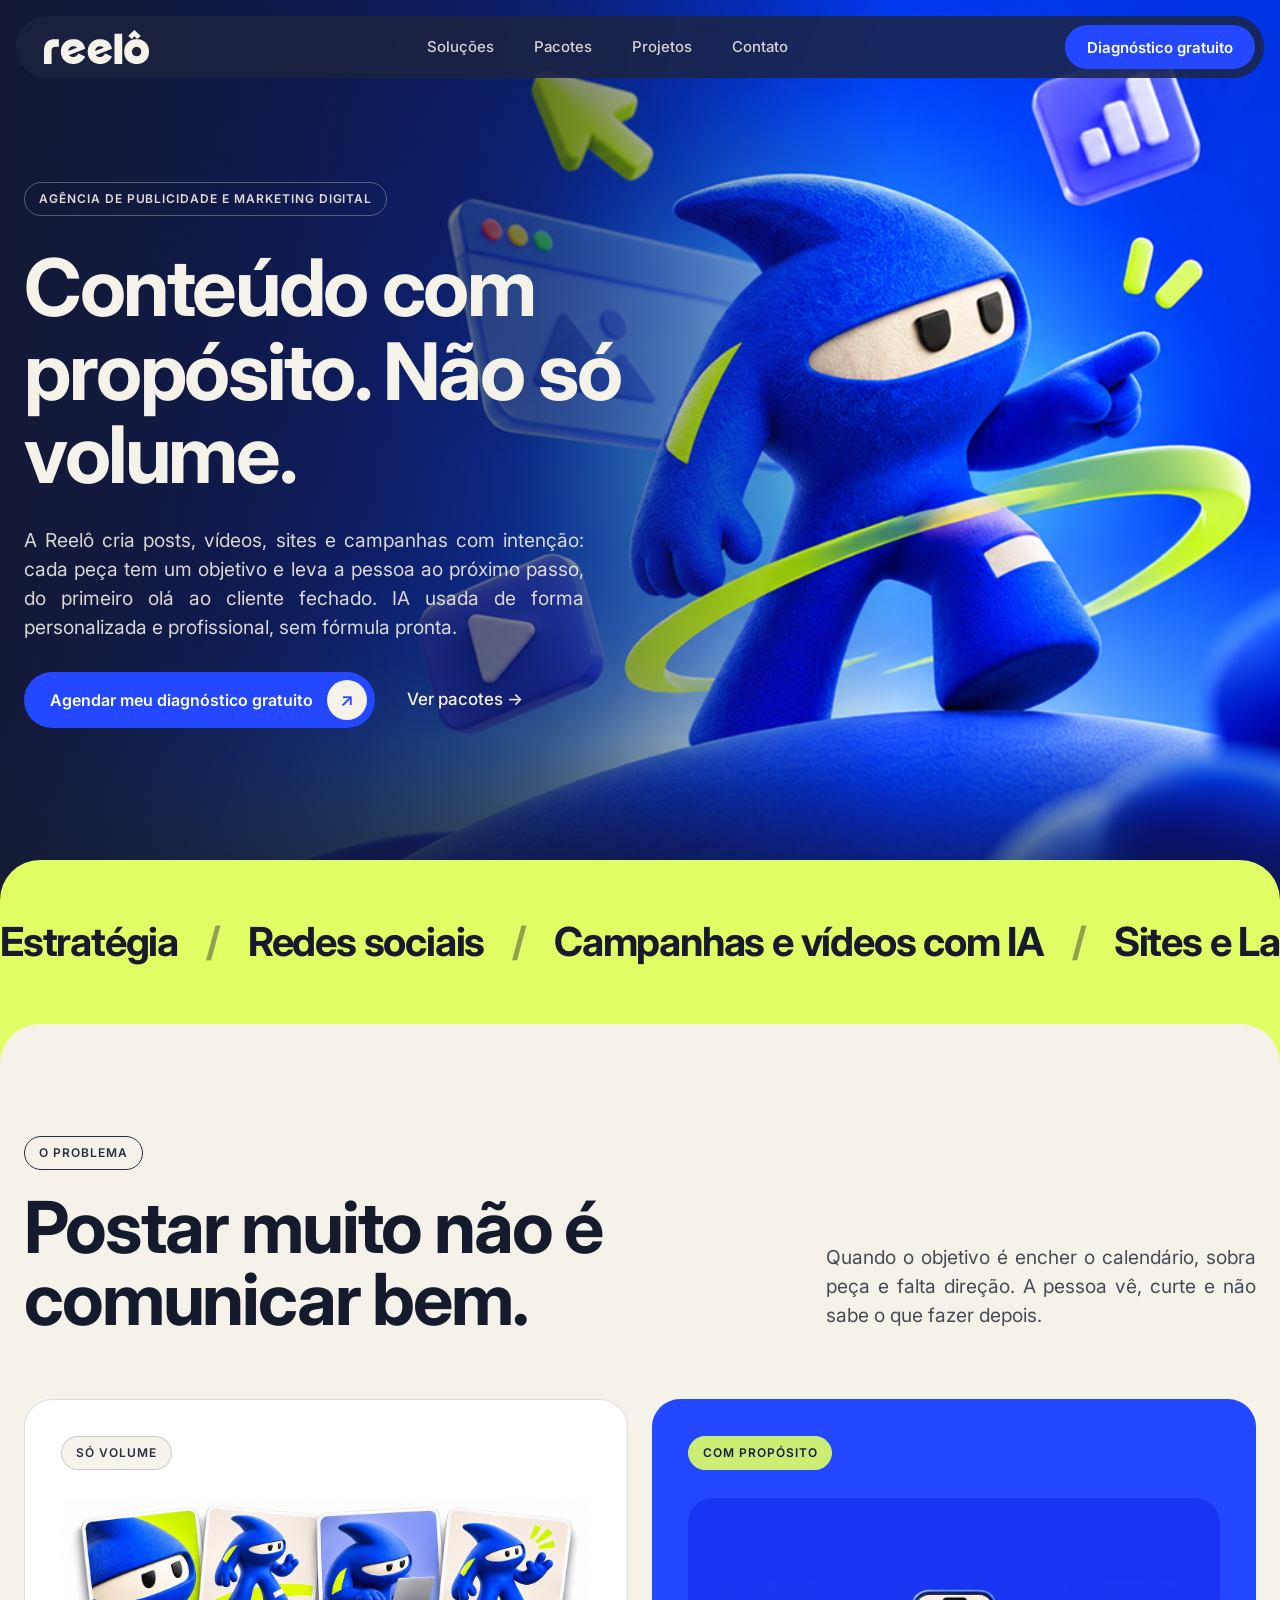
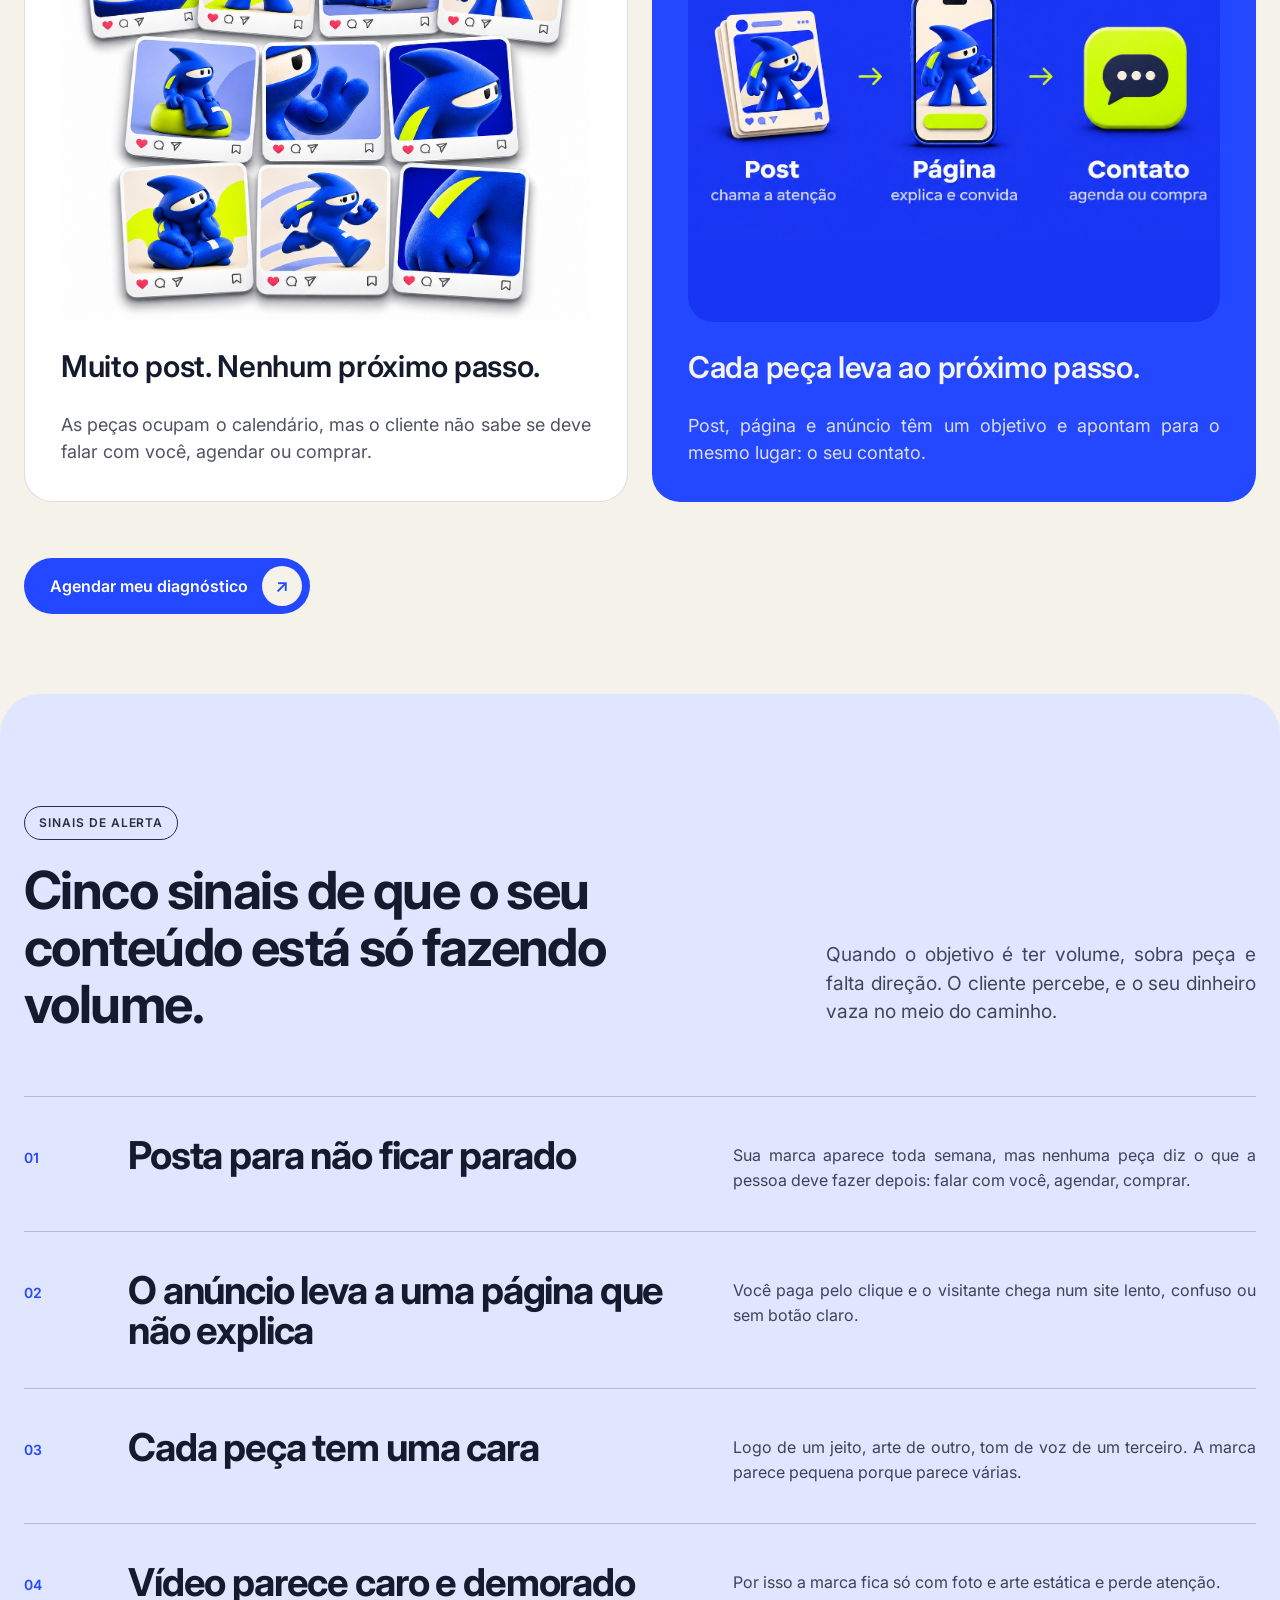
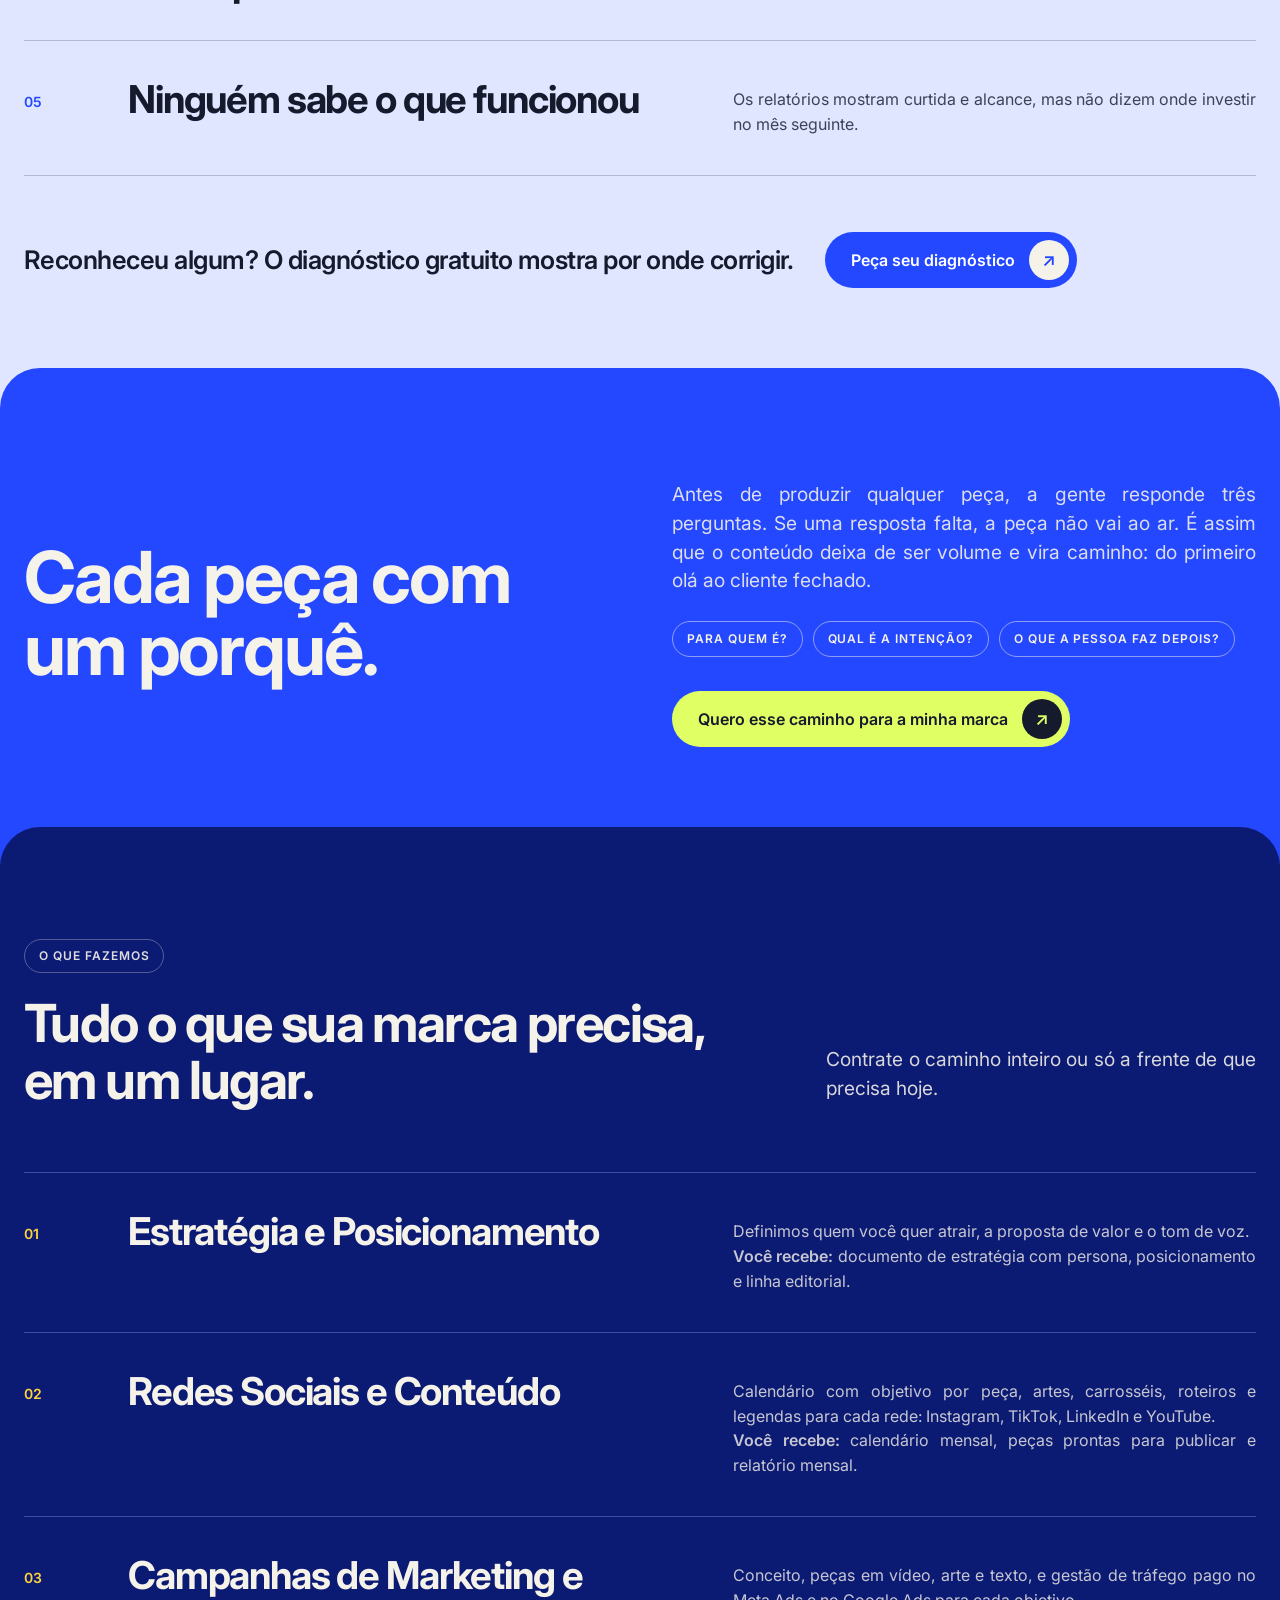
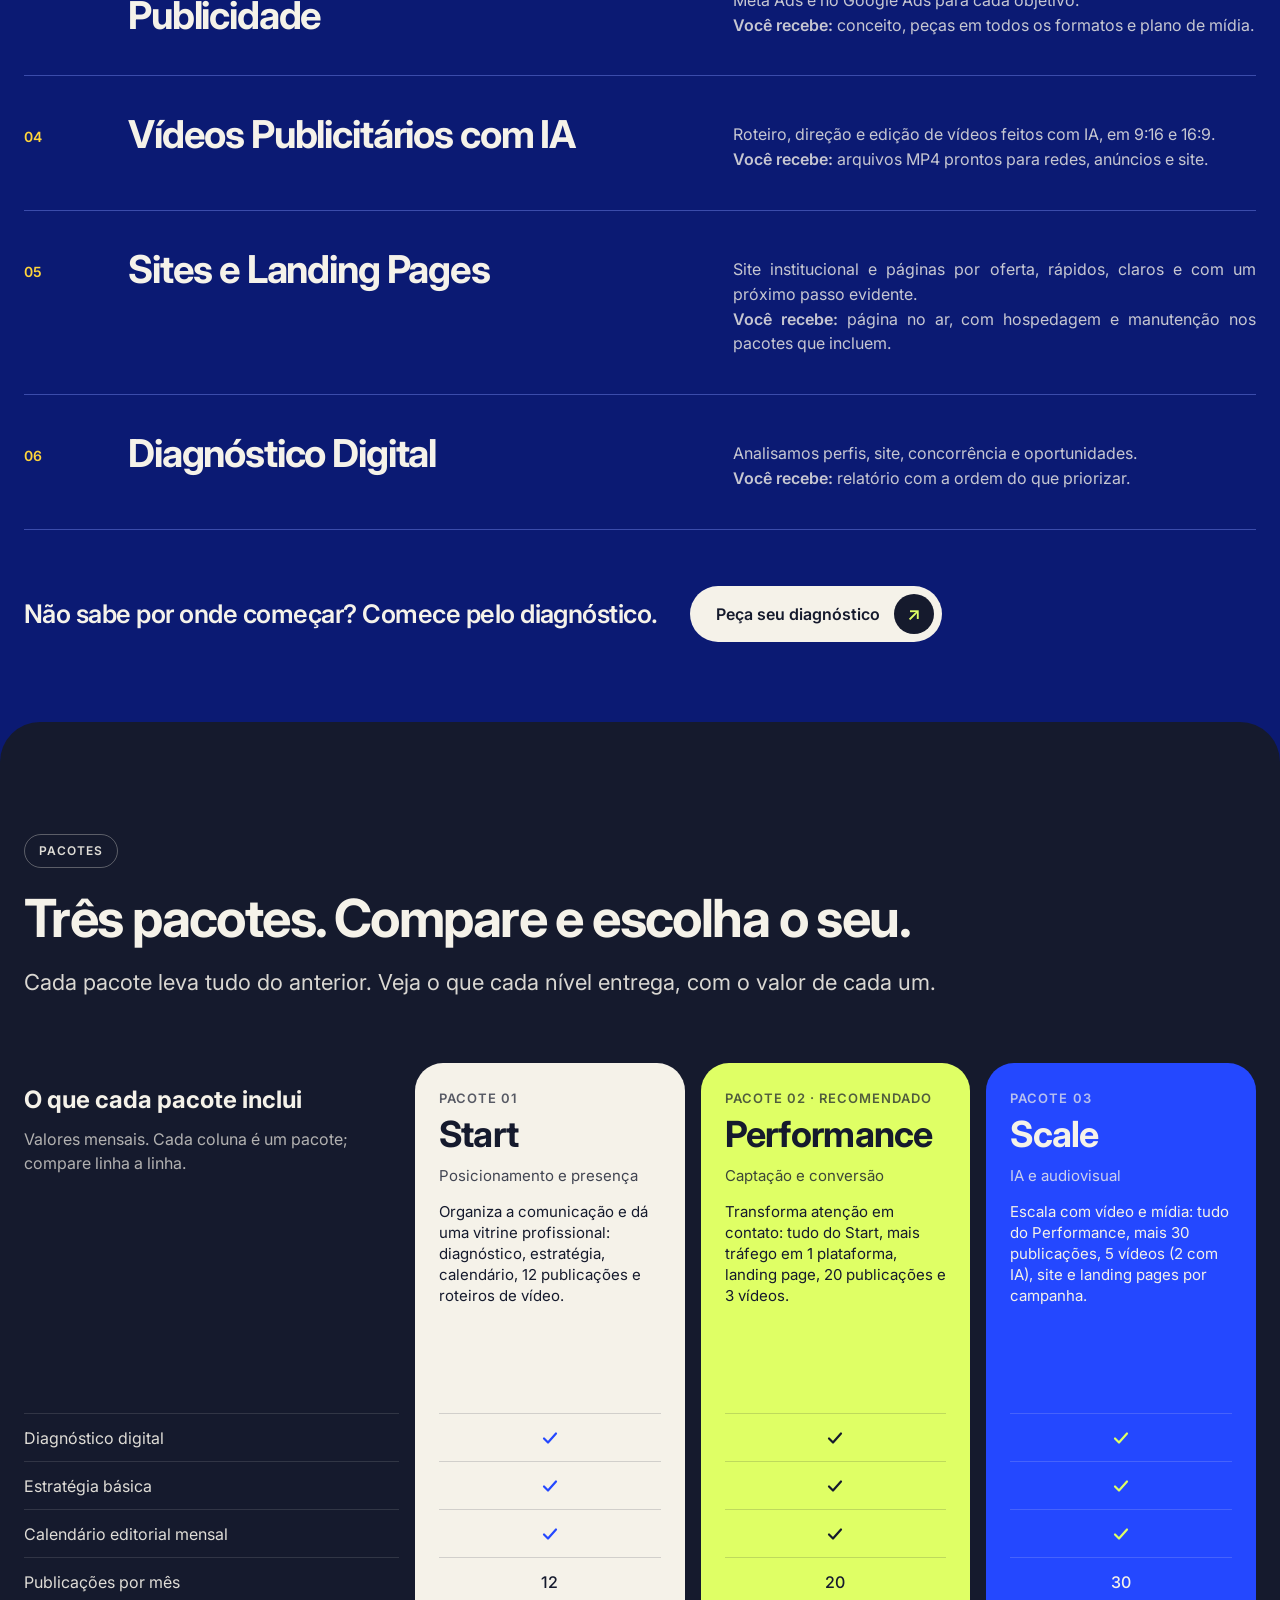
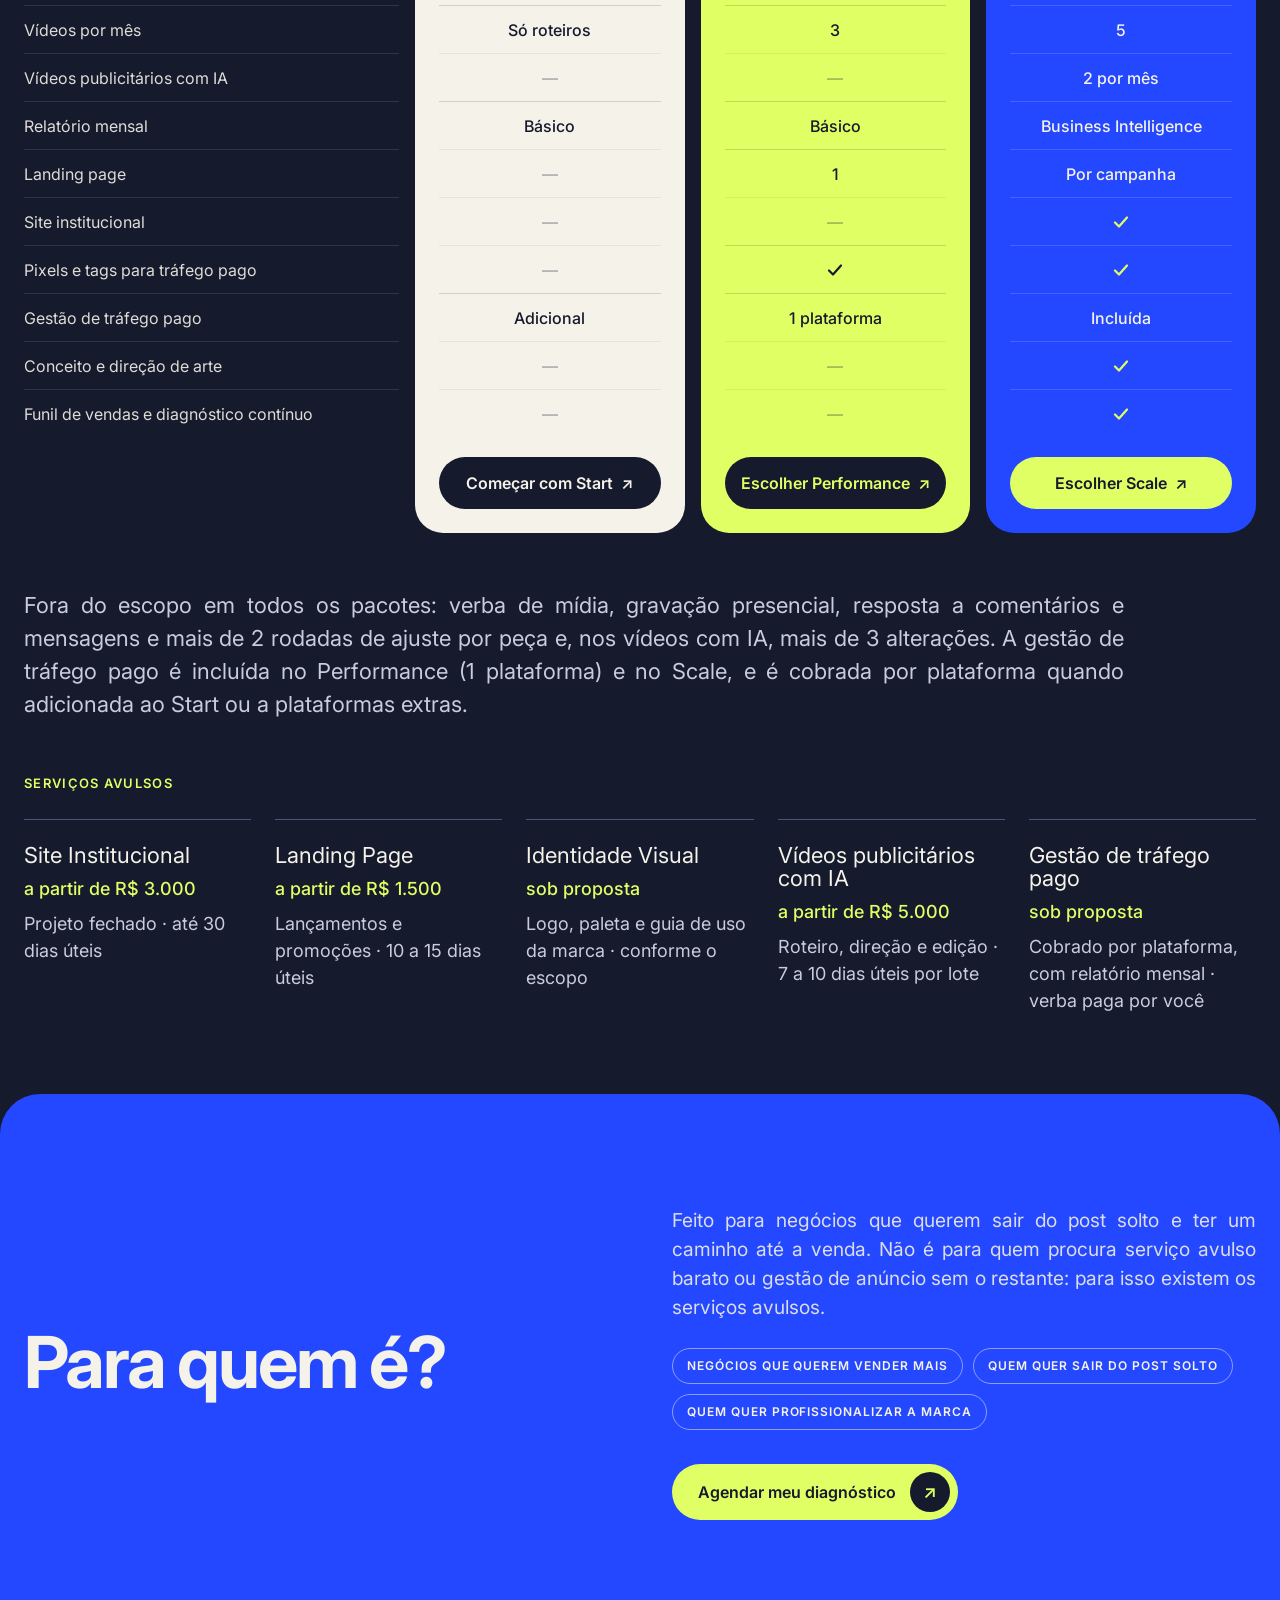
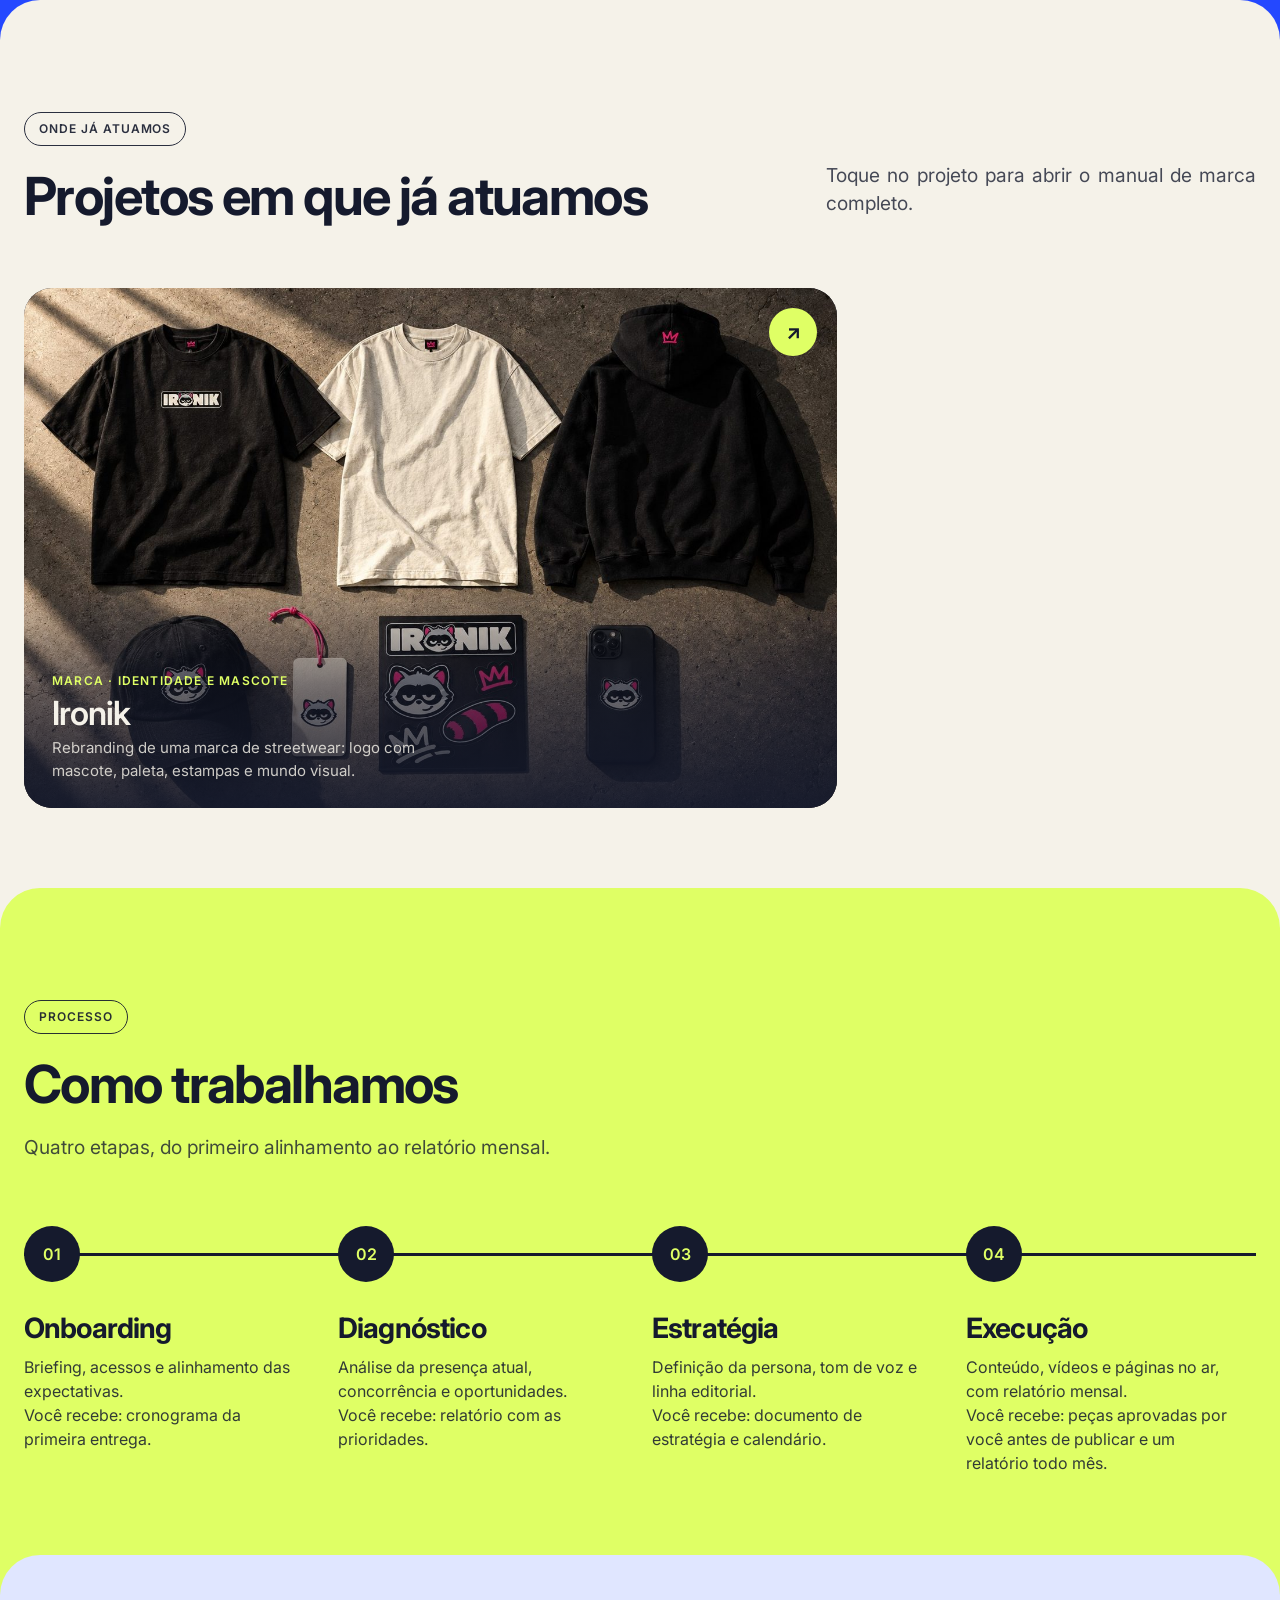
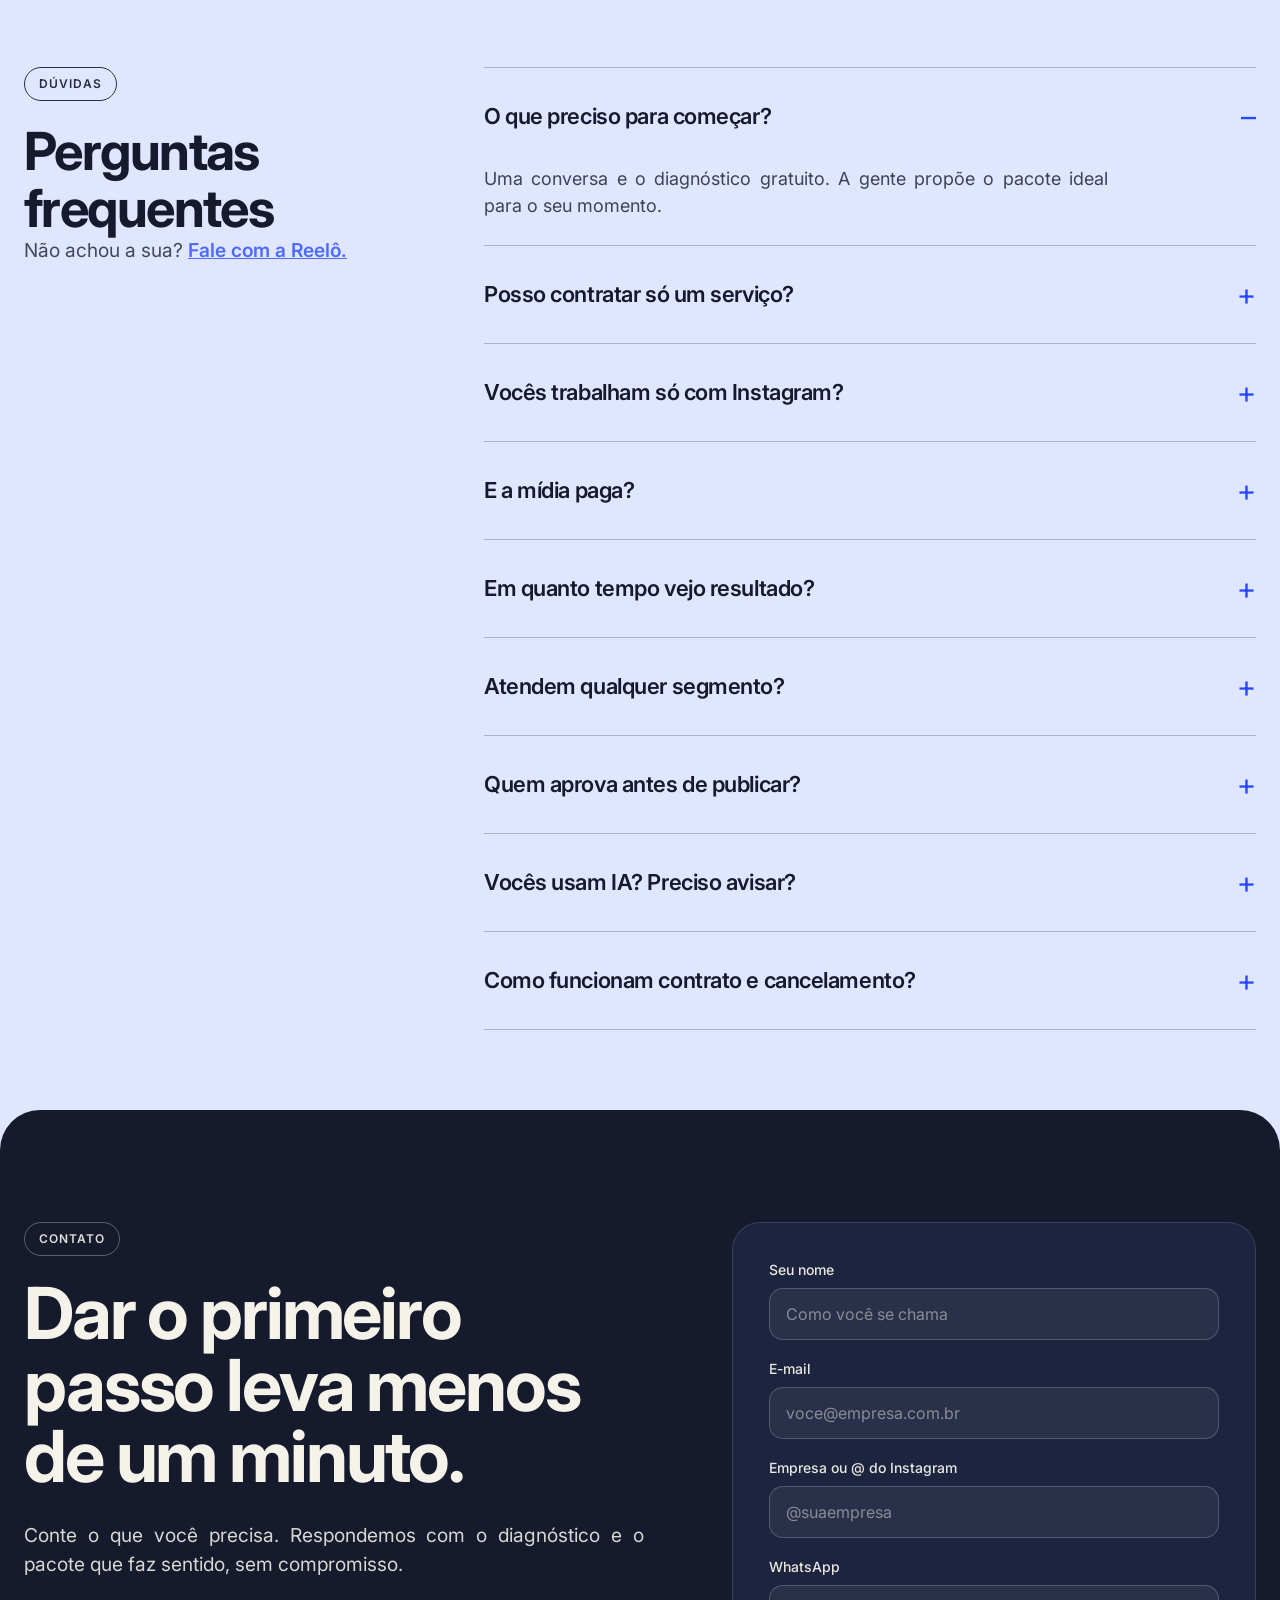
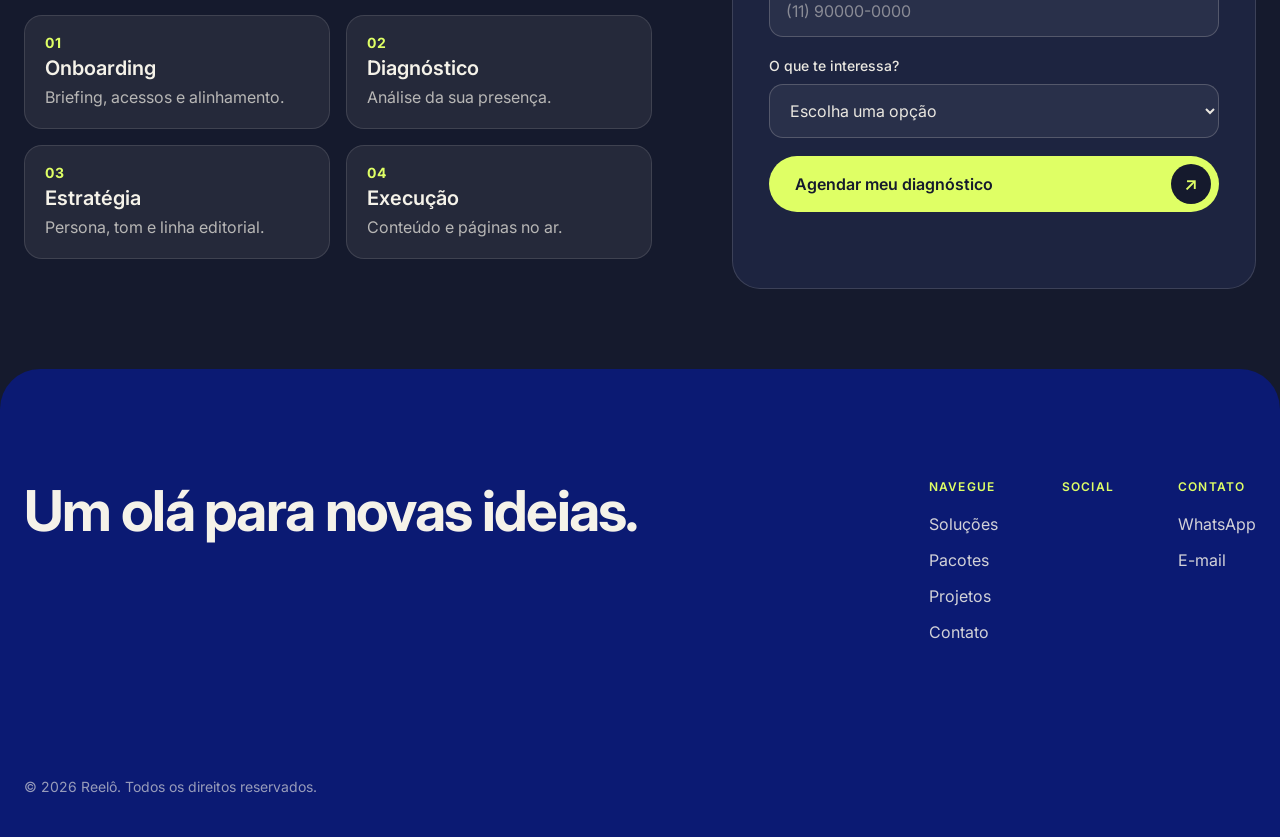
<file: index.html>
<!doctype html>
<html lang="pt-BR">
<head>
<meta charset="utf-8">
<meta name="viewport" content="width=device-width, initial-scale=1">
<title>Reelô · Conteúdo com propósito, do primeiro olá ao cliente</title>
<meta name="description" content="A Reelô é uma agência de publicidade e marketing digital: estratégia, redes sociais, campanhas, vídeos com IA, sites e landing pages, com propósito em cada peça.">
<meta name="robots" content="noindex, nofollow"><!-- remover quando contatos e textos estiverem aprovados -->
<meta property="og:title" content="Reelô · Conteúdo com propósito. Não só volume.">
<meta property="og:description" content="Estratégia, redes sociais, campanhas, vídeos com IA, sites e landing pages. Cada peça com um objetivo.">
<meta property="og:type" content="website">
<meta property="og:image" content="assets/hero.png">
<meta name="theme-color" content="#151A2D">
<link rel="icon" href="assets/favicon.svg" type="image/svg+xml">
<link rel="preconnect" href="https://fonts.googleapis.com">
<link rel="preconnect" href="https://fonts.gstatic.com" crossorigin>
<link href="https://fonts.googleapis.com/css2?family=Inter:wght@400;500;600;700;800&display=swap" rel="stylesheet">
<link rel="stylesheet" href="style.css">
<link rel="stylesheet" href="projetos.css">
<link rel="stylesheet" href="projetos.css">
<link rel="stylesheet" href="projetos.css">
<link rel="stylesheet" href="projetos.css">
</head>
<body>

<header class="nav" id="topo">
  <a class="nav__logo" href="#topo" aria-label="Reelô, início"><img src="assets/logo.svg" alt="Reelô" width="104" height="34"></a>
  <nav class="nav__links" aria-label="Principal">
    <a href="#solucoes">Soluções</a><a href="#pacotes">Pacotes</a><a href="#projetos">Projetos</a><a href="#contato">Contato</a>
  </nav>
  <a class="btn btn--azul nav__cta" href="#contato">Diagnóstico gratuito</a>
  <button class="burger" id="burger" aria-label="Abrir menu" aria-expanded="false" aria-controls="menu"><span></span><span></span><span></span></button>
</header>

<div class="menu" id="menu" hidden>
  <nav aria-label="Menu">
    <a href="#solucoes"><i>01</i>Soluções<b>→</b></a>
    <a href="#pacotes"><i>02</i>Pacotes<b>→</b></a>
    <a href="#projetos"><i>03</i>Projetos<b>→</b></a>
    <a href="#contato"><i>04</i>Contato<b>→</b></a>
  </nav>
  <a class="btn btn--azul btn--full" href="#contato">Agendar meu diagnóstico gratuito <span class="btn__c">↗</span></a>
  <p>Um olá para novas ideias.</p>
</div>

<main>
<!-- 01 HERO -->
<section class="hero sec sec--ink">
  <div class="wrap hero__in">
    <div class="hero__txt">
      <span class="tag tag--claro">Agência de publicidade e marketing digital</span>
      <h1>Conteúdo com propósito. Não só volume.</h1>
      <p class="lead">A Reelô cria posts, vídeos, sites e campanhas com intenção: cada peça tem um objetivo e leva a pessoa ao próximo passo, do primeiro olá ao cliente fechado. IA usada de forma personalizada e profissional, sem fórmula pronta.</p>
      <div class="hero__cta">
        <a class="btn btn--azul" href="#contato">Agendar meu diagnóstico gratuito <span class="btn__c">↗</span></a>
        <a class="link-seta" href="#pacotes">Ver pacotes →</a>
      </div>
    </div>
    <img class="hero__img" src="assets/hero.png" alt="Mascote ninja azul da Reelô apontando o caminho, cercado por ícones de página, gráfico e vídeo" width="1312" height="738">
  </div>
</section>

<!-- 02 FAIXA -->
<div class="faixa" aria-hidden="true">
  <div class="faixa__trilho">
    <span>Estratégia</span><span>/</span><span>Redes sociais</span><span>/</span><span>Campanhas e vídeos com IA</span><span>/</span><span>Sites e Landing Pages</span><span>/</span><span>Diagnóstico digital</span><span>/</span>
    <span>Estratégia</span><span>/</span><span>Redes sociais</span><span>/</span><span>Campanhas e vídeos com IA</span><span>/</span><span>Sites e Landing Pages</span><span>/</span><span>Diagnóstico digital</span><span>/</span>
  </div>
</div>

<!-- 03 DOR -->
<section class="sec sec--creme">
  <div class="wrap">
    <header class="cab cab--lado">
      <div><span class="tag">O problema</span><h2 class="h-grande">Postar muito não é comunicar bem.</h2></div>
      <p class="lead lead--ink">Quando o objetivo é encher o calendário, sobra peça e falta direção. A pessoa vê, curte e não sabe o que fazer depois.</p>
    </header>
    <div class="comp">
      <article class="painel painel--claro">
        <span class="tag tag--mini">Só volume</span>
        <img class="dor__img" src="assets/dor/so-volume.jpg" width="571" height="455" alt="Grade de posts do mascote, todos soltos, sem um próximo passo" loading="lazy">
        <h3>Muito post. Nenhum próximo passo.</h3>
        <p>As peças ocupam o calendário, mas o cliente não sabe se deve falar com você, agendar ou comprar.</p>
      </article>
      <article class="painel painel--azul">
        <span class="tag tag--cha">Com propósito</span>
        <div class="dor__caminho"><div class="dor__crop"><img src="assets/dor/com-proposito.jpg" width="1405" height="1119" alt="Do post à página e ao contato: o post chama a atenção, a página explica e convida, o contato agenda ou compra" loading="lazy"></div></div>
        <h3>Cada peça leva ao próximo passo.</h3>
        <p>Post, página e anúncio têm um objetivo e apontam para o mesmo lugar: o seu contato.</p>
      </article>
    </div>
    <a class="btn btn--azul" href="#contato">Agendar meu diagnóstico <span class="btn__c">↗</span></a>
  </div>
</section>

<!-- 03b SINAIS -->
<section class="sec sec--nevoa">
  <div class="wrap">
    <header class="cab cab--lado">
      <div><span class="tag">Sinais de alerta</span><h2>Cinco sinais de que o seu conteúdo está só fazendo volume.</h2></div>
      <p class="lead lead--ink">Quando o objetivo é ter volume, sobra peça e falta direção. O cliente percebe, e o seu dinheiro vaza no meio do caminho.</p>
    </header>
    <ol class="lista lista--clara">
      <li><i>01</i><h3>Posta para não ficar parado</h3><p>Sua marca aparece toda semana, mas nenhuma peça diz o que a pessoa deve fazer depois: falar com você, agendar, comprar.</p></li>
      <li><i>02</i><h3>O anúncio leva a uma página que não explica</h3><p>Você paga pelo clique e o visitante chega num site lento, confuso ou sem botão claro.</p></li>
      <li><i>03</i><h3>Cada peça tem uma cara</h3><p>Logo de um jeito, arte de outro, tom de voz de um terceiro. A marca parece pequena porque parece várias.</p></li>
      <li><i>04</i><h3>Vídeo parece caro e demorado</h3><p>Por isso a marca fica só com foto e arte estática e perde atenção.</p></li>
      <li><i>05</i><h3>Ninguém sabe o que funcionou</h3><p>Os relatórios mostram curtida e alcance, mas não dizem onde investir no mês seguinte.</p></li>
    </ol>
    <div class="cta-linha"><p>Reconheceu algum? O diagnóstico gratuito mostra por onde corrigir.</p><a class="btn btn--azul" href="#contato">Peça seu diagnóstico <span class="btn__c">↗</span></a></div>
  </div>
</section>

<!-- 03c PROPÓSITO -->
<section class="sec sec--azul">
  <div class="wrap duas">
    <h2 class="h-grande">Cada peça com um porquê.</h2>
    <div>
      <p class="lead">Antes de produzir qualquer peça, a gente responde três perguntas. Se uma resposta falta, a peça não vai ao ar. É assim que o conteúdo deixa de ser volume e vira caminho: do primeiro olá ao cliente fechado.</p>
      <ul class="chips"><li>Para quem é?</li><li>Qual é a intenção?</li><li>O que a pessoa faz depois?</li></ul>
      <a class="btn btn--cha" href="#contato">Quero esse caminho para a minha marca <span class="btn__c btn__c--ink">↗</span></a>
    </div>
  </div>
</section>

<!-- 04 SOLUÇÕES -->
<section class="sec sec--profundo" id="solucoes">
  <div class="wrap">
    <header class="cab cab--lado">
      <div><span class="tag tag--claro">O que fazemos</span><h2>Tudo o que sua marca precisa, em um lugar.</h2></div>
      <p class="lead">Contrate o caminho inteiro ou só a frente de que precisa hoje.</p>
    </header>
    <ol class="lista lista--escura">
      <li><i>01</i><h3>Estratégia e Posicionamento</h3><p>Definimos quem você quer atrair, a proposta de valor e o tom de voz.<br><b>Você recebe:</b> documento de estratégia com persona, posicionamento e linha editorial.</p></li>
      <li><i>02</i><h3>Redes Sociais e Conteúdo</h3><p>Calendário com objetivo por peça, artes, carrosséis, roteiros e legendas para cada rede: Instagram, TikTok, LinkedIn e YouTube.<br><b>Você recebe:</b> calendário mensal, peças prontas para publicar e relatório mensal.</p></li>
      <li><i>03</i><h3>Campanhas de Marketing e Publicidade</h3><p>Conceito, peças em vídeo, arte e texto, e gestão de tráfego pago no Meta Ads e no Google Ads para cada objetivo.<br><b>Você recebe:</b> conceito, peças em todos os formatos e plano de mídia.</p></li>
      <li><i>04</i><h3>Vídeos Publicitários com IA</h3><p>Roteiro, direção e edição de vídeos feitos com IA, em 9:16 e 16:9.<br><b>Você recebe:</b> arquivos MP4 prontos para redes, anúncios e site.</p></li>
      <li><i>05</i><h3>Sites e Landing Pages</h3><p>Site institucional e páginas por oferta, rápidos, claros e com um próximo passo evidente.<br><b>Você recebe:</b> página no ar, com hospedagem e manutenção nos pacotes que incluem.</p></li>
      <li><i>06</i><h3>Diagnóstico Digital</h3><p>Analisamos perfis, site, concorrência e oportunidades.<br><b>Você recebe:</b> relatório com a ordem do que priorizar.</p></li>
    </ol>
    <div class="cta-linha"><p>Não sabe por onde começar? Comece pelo diagnóstico.</p><a class="btn btn--creme" href="#contato">Peça seu diagnóstico <span class="btn__c btn__c--ink">↗</span></a></div>
  </div>
</section>

<!-- 05 PACOTES E COMPARATIVO -->
<section class="sec sec--ink" id="pacotes">
  <div class="wrap">
    <header class="cab"><span class="tag tag--claro">Pacotes</span><h2>Três pacotes. Compare e escolha o seu.</h2><p class="lead">Cada pacote leva tudo do anterior. Veja o que cada nível entrega, com o valor de cada um.</p></header>
    <div class="pcs">
      <div class="pcs__lab"><div class="pcs__labtop"><h3>O que cada pacote inclui</h3><p>Valores mensais. Cada coluna é um pacote; compare linha a linha.</p></div><ul><li>Diagnóstico digital</li><li>Estratégia básica</li><li>Calendário editorial mensal</li><li>Publicações por mês</li><li>Vídeos por mês</li><li>Vídeos publicitários com IA</li><li>Relatório mensal</li><li>Landing page</li><li>Site institucional</li><li>Pixels e tags para tráfego pago</li><li>Gestão de tráfego pago</li><li>Conceito e direção de arte</li><li>Funil de vendas e diagnóstico contínuo</li></ul></div>
      <article class="pc pc--start">
        <div class="pc__top"><small class="pc__eb">Pacote 01</small><h3>Start</h3><p class="pc__sub">Posicionamento e presença</p>
          <p class="pc__desc">Organiza a comunicação e dá uma vitrine profissional: diagnóstico, estratégia, calendário, 12 publicações e roteiros de vídeo.</p></div>
        <ul class="pc__rows"><li class="c c--ok" data-l="Diagnóstico digital"><img src="assets/pacotes/check-start.svg" width="20" height="20" alt="Incluído"></li><li class="c c--ok" data-l="Estratégia básica"><img src="assets/pacotes/check-start.svg" width="20" height="20" alt="Incluído"></li><li class="c c--ok" data-l="Calendário editorial mensal"><img src="assets/pacotes/check-start.svg" width="20" height="20" alt="Incluído"></li><li class="c" data-l="Publicações por mês">12</li><li class="c" data-l="Vídeos por mês">Só roteiros</li><li class="c c--no" data-l="Vídeos publicitários com IA"><span aria-label="Não incluído">—</span></li><li class="c" data-l="Relatório mensal">Básico</li><li class="c c--no" data-l="Landing page"><span aria-label="Não incluído">—</span></li><li class="c c--no" data-l="Site institucional"><span aria-label="Não incluído">—</span></li><li class="c c--no" data-l="Pixels e tags para tráfego pago"><span aria-label="Não incluído">—</span></li><li class="c" data-l="Gestão de tráfego pago">Adicional</li><li class="c c--no" data-l="Conceito e direção de arte"><span aria-label="Não incluído">—</span></li><li class="c c--no" data-l="Funil de vendas e diagnóstico contínuo"><span aria-label="Não incluído">—</span></li></ul>
        <a class="pc__btn" href="#contato">Começar com Start <span aria-hidden="true">↗</span></a>
      </article>
      <article class="pc pc--perf">
        <div class="pc__top"><small class="pc__eb">Pacote 02 · Recomendado</small><h3>Performance</h3><p class="pc__sub">Captação e conversão</p>
          <p class="pc__desc">Transforma atenção em contato: tudo do Start, mais tráfego em 1 plataforma, landing page, 20 publicações e 3 vídeos.</p></div>
        <ul class="pc__rows"><li class="c c--ok" data-l="Diagnóstico digital"><img src="assets/pacotes/check-perf.svg" width="20" height="20" alt="Incluído"></li><li class="c c--ok" data-l="Estratégia básica"><img src="assets/pacotes/check-perf.svg" width="20" height="20" alt="Incluído"></li><li class="c c--ok" data-l="Calendário editorial mensal"><img src="assets/pacotes/check-perf.svg" width="20" height="20" alt="Incluído"></li><li class="c" data-l="Publicações por mês">20</li><li class="c" data-l="Vídeos por mês">3</li><li class="c c--no" data-l="Vídeos publicitários com IA"><span aria-label="Não incluído">—</span></li><li class="c" data-l="Relatório mensal">Básico</li><li class="c" data-l="Landing page">1</li><li class="c c--no" data-l="Site institucional"><span aria-label="Não incluído">—</span></li><li class="c c--ok" data-l="Pixels e tags para tráfego pago"><img src="assets/pacotes/check-perf.svg" width="20" height="20" alt="Incluído"></li><li class="c" data-l="Gestão de tráfego pago">1 plataforma</li><li class="c c--no" data-l="Conceito e direção de arte"><span aria-label="Não incluído">—</span></li><li class="c c--no" data-l="Funil de vendas e diagnóstico contínuo"><span aria-label="Não incluído">—</span></li></ul>
        <a class="pc__btn" href="#contato">Escolher Performance <span aria-hidden="true">↗</span></a>
      </article>
      <article class="pc pc--scale">
        <div class="pc__top"><small class="pc__eb">Pacote 03</small><h3>Scale</h3><p class="pc__sub">IA e audiovisual</p>
          <p class="pc__desc">Escala com vídeo e mídia: tudo do Performance, mais 30 publicações, 5 vídeos (2 com IA), site e landing pages por campanha.</p></div>
        <ul class="pc__rows"><li class="c c--ok" data-l="Diagnóstico digital"><img src="assets/pacotes/check-scale.svg" width="20" height="20" alt="Incluído"></li><li class="c c--ok" data-l="Estratégia básica"><img src="assets/pacotes/check-scale.svg" width="20" height="20" alt="Incluído"></li><li class="c c--ok" data-l="Calendário editorial mensal"><img src="assets/pacotes/check-scale.svg" width="20" height="20" alt="Incluído"></li><li class="c" data-l="Publicações por mês">30</li><li class="c" data-l="Vídeos por mês">5</li><li class="c" data-l="Vídeos publicitários com IA">2 por mês</li><li class="c" data-l="Relatório mensal">Business Intelligence</li><li class="c" data-l="Landing page">Por campanha</li><li class="c c--ok" data-l="Site institucional"><img src="assets/pacotes/check-scale.svg" width="20" height="20" alt="Incluído"></li><li class="c c--ok" data-l="Pixels e tags para tráfego pago"><img src="assets/pacotes/check-scale.svg" width="20" height="20" alt="Incluído"></li><li class="c" data-l="Gestão de tráfego pago">Incluída</li><li class="c c--ok" data-l="Conceito e direção de arte"><img src="assets/pacotes/check-scale.svg" width="20" height="20" alt="Incluído"></li><li class="c c--ok" data-l="Funil de vendas e diagnóstico contínuo"><img src="assets/pacotes/check-scale.svg" width="20" height="20" alt="Incluído"></li></ul>
        <a class="pc__btn" href="#contato">Escolher Scale <span aria-hidden="true">↗</span></a>
      </article>
    </div>
    <p class="nota">Fora do escopo em todos os pacotes: verba de mídia, gravação presencial, resposta a comentários e mensagens e mais de 2 rodadas de ajuste por peça e, nos vídeos com IA, mais de 3 alterações. A gestão de tráfego pago é incluída no Performance (1 plataforma) e no Scale, e é cobrada por plataforma quando adicionada ao Start ou a plataformas extras.</p>
    <h3 class="avulsos__t">Serviços avulsos</h3>
    <div class="avulsos">
      <div><h4>Site Institucional</h4><p class="v">a partir de R$ 3.000</p><p>Projeto fechado · até 30 dias úteis</p></div>
      <div><h4>Landing Page</h4><p class="v">a partir de R$ 1.500</p><p>Lançamentos e promoções · 10 a 15 dias úteis</p></div>
      <div><h4>Identidade Visual</h4><p class="v">sob proposta</p><p>Logo, paleta e guia de uso da marca · conforme o escopo</p></div>
      <div><h4>Vídeos publicitários com IA</h4><p class="v">a partir de R$ 5.000</p><p>Roteiro, direção e edição · 7 a 10 dias úteis por lote</p></div>
      <div><h4>Gestão de tráfego pago</h4><p class="v">sob proposta</p><p>Cobrado por plataforma, com relatório mensal · verba paga por você</p></div>
    </div>
  </div>
</section>

<!-- 07 PARA QUEM É -->
<section class="sec sec--azul">
  <div class="wrap duas">
    <h2 class="h-grande">Para quem é?</h2>
    <div>
      <p class="lead">Feito para negócios que querem sair do post solto e ter um caminho até a venda. Não é para quem procura serviço avulso barato ou gestão de anúncio sem o restante: para isso existem os serviços avulsos.</p>
      <ul class="chips"><li>Negócios que querem vender mais</li><li>Quem quer sair do post solto</li><li>Quem quer profissionalizar a marca</li></ul>
      <a class="btn btn--cha" href="#contato">Agendar meu diagnóstico <span class="btn__c btn__c--ink">↗</span></a>
    </div>
  </div>
</section>

<!-- 08 PROJETOS -->
<section class="sec sec--creme" id="projetos">
  <div class="wrap">
    <header class="cab cab--lado"><div><span class="tag">Onde já atuamos</span><h2>Projetos em que já atuamos</h2></div><p class="lead lead--ink">Toque no projeto para abrir o manual de marca completo.</p></header>
<div class="cards"><a class="card card--g" href="identidade/ironik/" aria-label="Ver o projeto Ironik"><img src="assets/projetos/ironik-m-08.jpg" alt="Camisetas, boné, tag e adesivos da Ironik sobre concreto" loading="lazy" style="object-position:center"><span class="card__ir" aria-hidden="true">↗</span><span class="card__txt"><span class="card__cat">Marca · Identidade e mascote</span><h3>Ironik</h3><p>Rebranding de uma marca de streetwear: logo com mascote, paleta, estampas e mundo visual.</p></span></a></div>
  </div>
</section>

<!-- 09 PROCESSO -->
<section class="sec sec--cha">
  <div class="wrap">
    <header class="cab"><span class="tag">Processo</span><h2>Como trabalhamos</h2><p class="lead lead--ink">Quatro etapas, do primeiro alinhamento ao relatório mensal.</p></header>
    <ol class="passos">
      <li><i>01</i><h3>Onboarding</h3><p>Briefing, acessos e alinhamento das expectativas.<br>Você recebe: cronograma da primeira entrega.</p></li>
      <li><i>02</i><h3>Diagnóstico</h3><p>Análise da presença atual, concorrência e oportunidades.<br>Você recebe: relatório com as prioridades.</p></li>
      <li><i>03</i><h3>Estratégia</h3><p>Definição da persona, tom de voz e linha editorial.<br>Você recebe: documento de estratégia e calendário.</p></li>
      <li><i>04</i><h3>Execução</h3><p>Conteúdo, vídeos e páginas no ar, com relatório mensal.<br>Você recebe: peças aprovadas por você antes de publicar e um relatório todo mês.</p></li>
    </ol>
  </div>
</section>

<!-- 10 FAQ -->
<section class="sec sec--nevoa">
  <div class="wrap faq">
    <div><span class="tag">Dúvidas</span><h2>Perguntas frequentes</h2><p class="lead lead--ink">Não achou a sua? <a href="#contato">Fale com a Reelô.</a></p></div>
    <div class="faq__itens">
      <details open><summary>O que preciso para começar?</summary><p>Uma conversa e o diagnóstico gratuito. A gente propõe o pacote ideal para o seu momento.</p></details>
      <details><summary>Posso contratar só um serviço?</summary><p>Sim. Os serviços avulsos existem para isso e podem virar pacote depois.</p></details>
      <details><summary>Vocês trabalham só com Instagram?</summary><p>Não. Trabalhamos com as redes que fazem sentido para o seu público, além de site, vídeo e campanhas.</p></details>
      <details><summary>E a mídia paga?</summary><p>A gestão de tráfego pago está incluída no Performance (1 plataforma) e no Scale, e é cobrada por plataforma quando adicionada ao Start ou a plataformas extras. A verba dos anúncios é sua e vai direto para a plataforma.</p></details>
      <details><summary>Em quanto tempo vejo resultado?</summary><p>Combinamos metas no diagnóstico e não prometemos número. Você acompanha o avanço no relatório mensal.</p></details>
      <details><summary>Atendem qualquer segmento?</summary><p>O foco são negócios locais e clínicas. Outros casos a gente avalia na conversa.</p></details>
      <details><summary>Quem aprova antes de publicar?</summary><p>Você. Nada vai ao ar sem a sua aprovação.</p></details>
      <details><summary>Vocês usam IA? Preciso avisar?</summary><p>Usamos IA em vídeos e na produção. Informamos quando uma peça usa IA e seguimos as regras de cada plataforma.</p></details>
      <details><summary>Como funcionam contrato e cancelamento?</summary><p>Os termos ficam combinados na proposta, com prazo e aviso de cancelamento definidos antes de começar.</p></details>
    </div>
  </div>
</section>

<!-- 11 CONTATO -->
<section class="sec sec--ink" id="contato">
  <div class="wrap contato">
    <div>
      <span class="tag tag--claro">Contato</span>
      <h2 class="h-grande">Dar o primeiro passo leva menos de um minuto.</h2>
      <p class="lead">Conte o que você precisa. Respondemos com o diagnóstico e o pacote que faz sentido, sem compromisso.</p>
      <ol class="mini-passos"><li><i>01</i><b>Onboarding</b><span>Briefing, acessos e alinhamento.</span></li><li><i>02</i><b>Diagnóstico</b><span>Análise da sua presença.</span></li><li><i>03</i><b>Estratégia</b><span>Persona, tom e linha editorial.</span></li><li><i>04</i><b>Execução</b><span>Conteúdo e páginas no ar.</span></li></ol>
    </div>
    <form class="form" id="form" novalidate>
      <label>Seu nome<input name="nome" type="text" placeholder="Como você se chama" autocomplete="name" required></label>
      <label>E-mail<input name="email" type="email" placeholder="voce@empresa.com.br" autocomplete="email" required></label>
      <label>Empresa ou @ do Instagram<input name="empresa" type="text" placeholder="@suaempresa"></label>
      <label>WhatsApp<input name="whatsapp" type="tel" placeholder="(11) 90000-0000" autocomplete="tel"></label>
      <label>O que te interessa?<select name="interesse"><option value="">Escolha uma opção</option><option>Estratégia e posicionamento</option><option>Redes sociais e conteúdo</option><option>Campanhas e publicidade</option><option>Vídeos com IA</option><option>Site ou landing page</option><option>Ainda não sei</option></select></label>
      <button class="btn btn--cha btn--full" type="submit">Agendar meu diagnóstico <span class="btn__c btn__c--ink">↗</span></button>
      <p class="form__msg" id="formMsg" role="status" aria-live="polite"></p>
    </form>
  </div>
</section>
</main>

<footer class="rodape sec sec--profundo">
  <div class="wrap">
    <div class="rodape__topo">
      <p class="rodape__lema">Um olá para novas ideias.</p>
      <div class="rodape__cols">
        <div><h4>Navegue</h4><a href="#solucoes">Soluções</a><a href="#pacotes">Pacotes</a><a href="#projetos">Projetos</a><a href="#contato">Contato</a></div>
        <div><h4>Social</h4><a data-rede="instagram" href="#contato">Instagram</a><a data-rede="youtube" href="#contato">YouTube</a><a data-rede="linkedin" href="#contato">LinkedIn</a></div>
        <div><h4>Contato</h4><a data-rede="whatsapp" href="#contato">WhatsApp</a><a data-rede="email" href="#contato">E-mail</a></div>
      </div>
    </div>
    <p class="rodape__c">© 2026 Reelô. Todos os direitos reservados.</p>
  </div>
</footer>

<script src="site.js"></script>
</body>
</html>
</file>
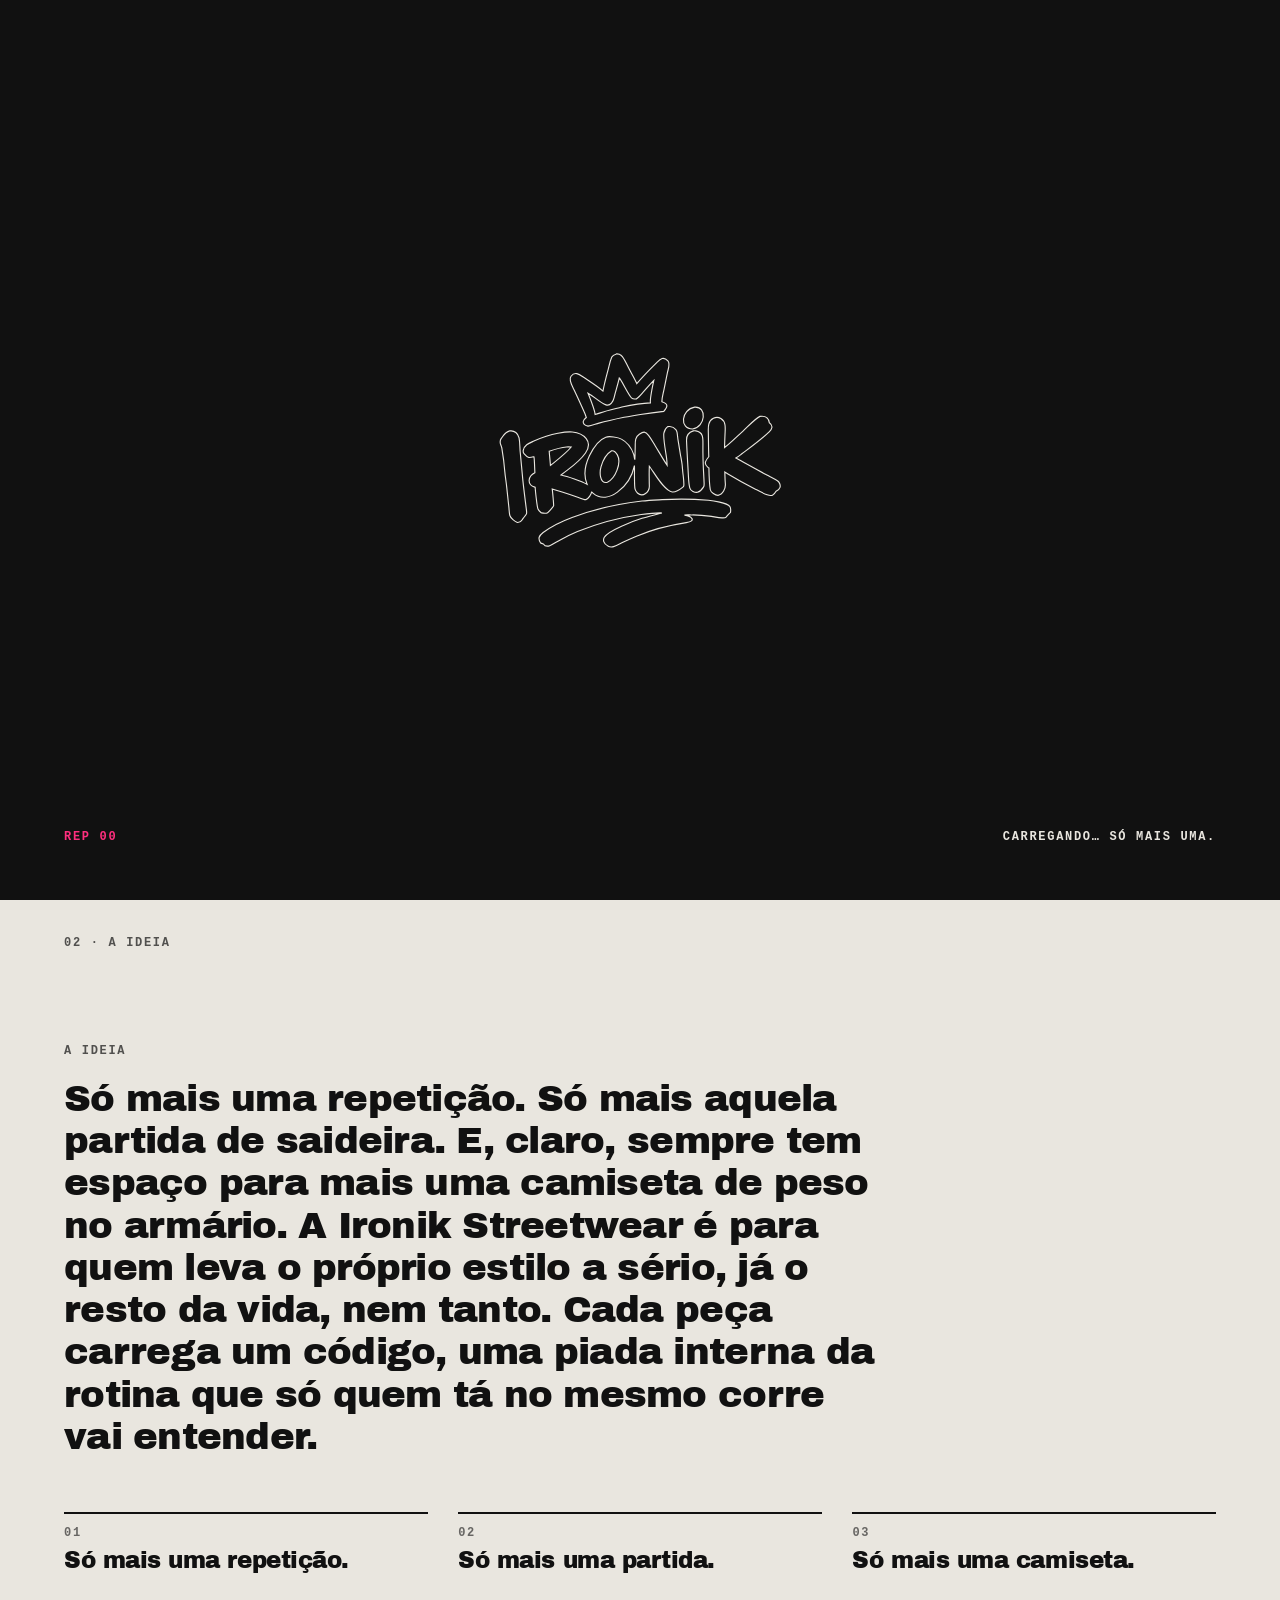
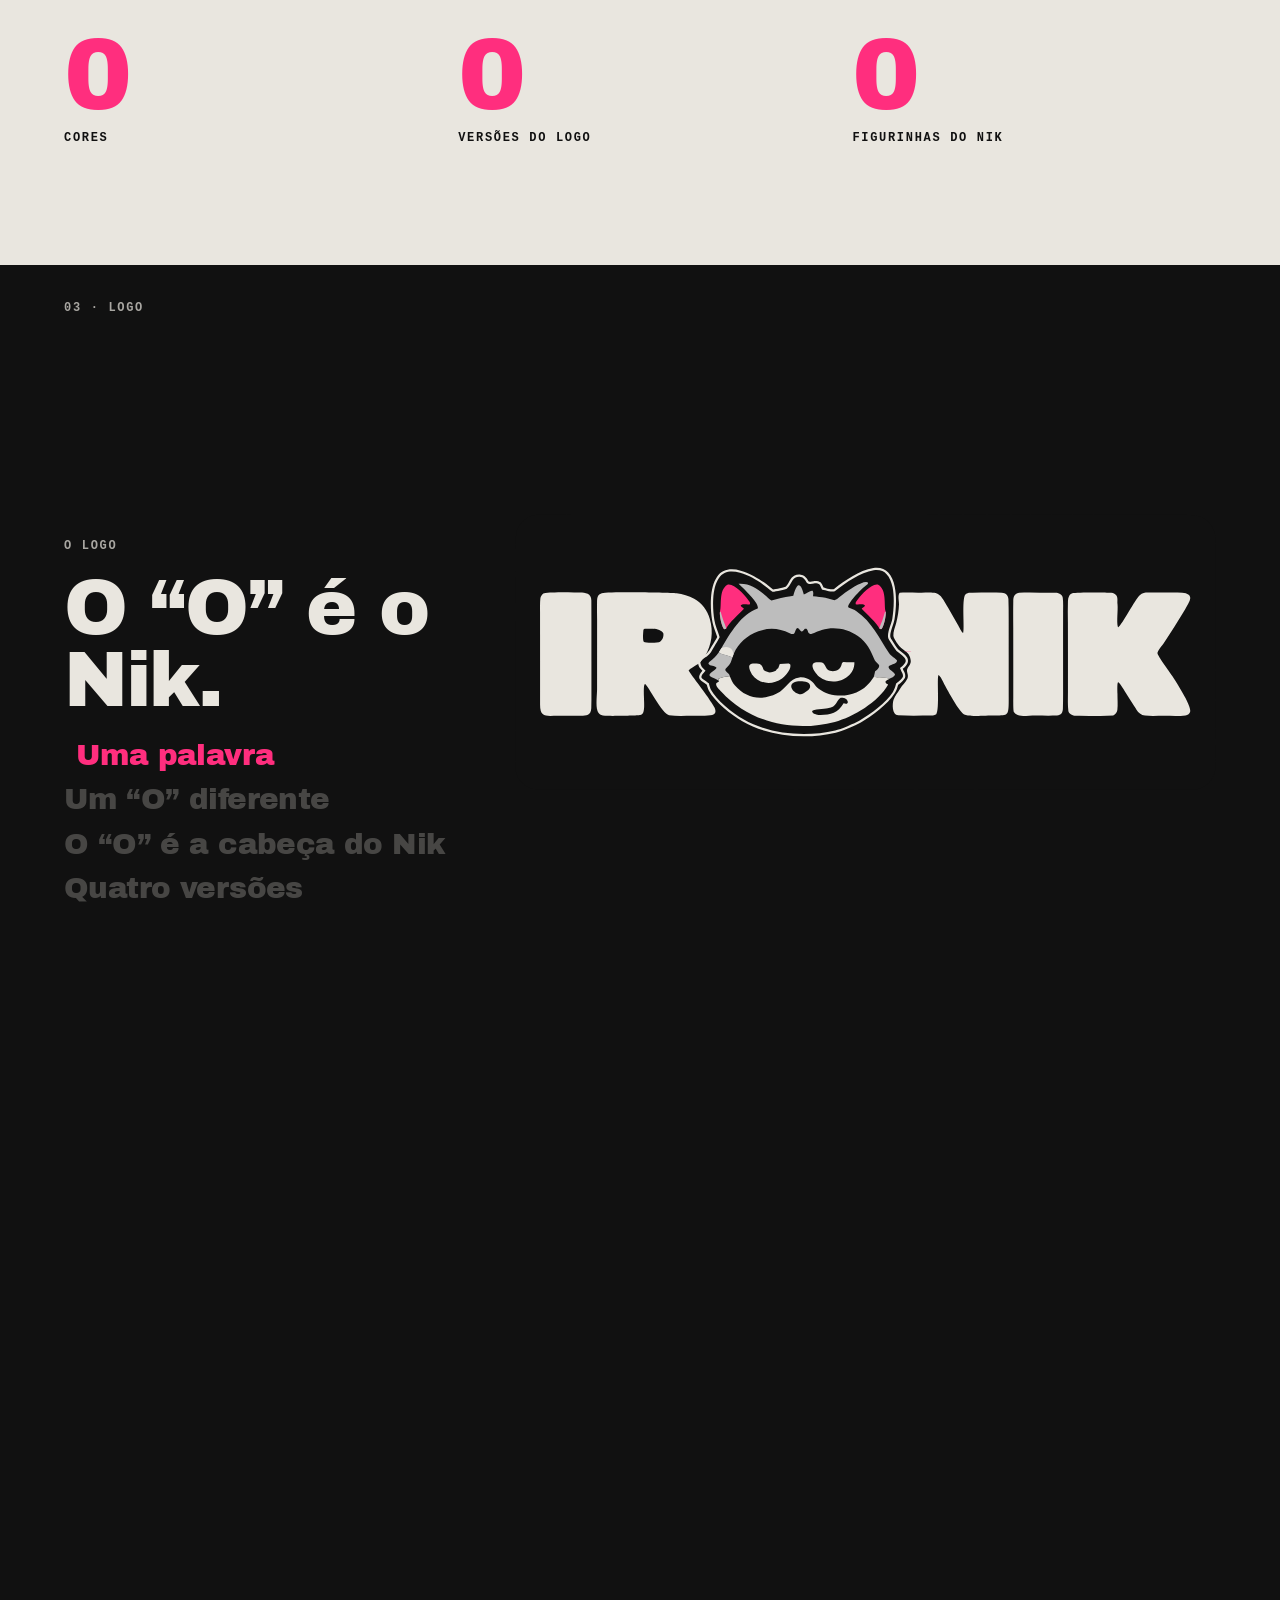
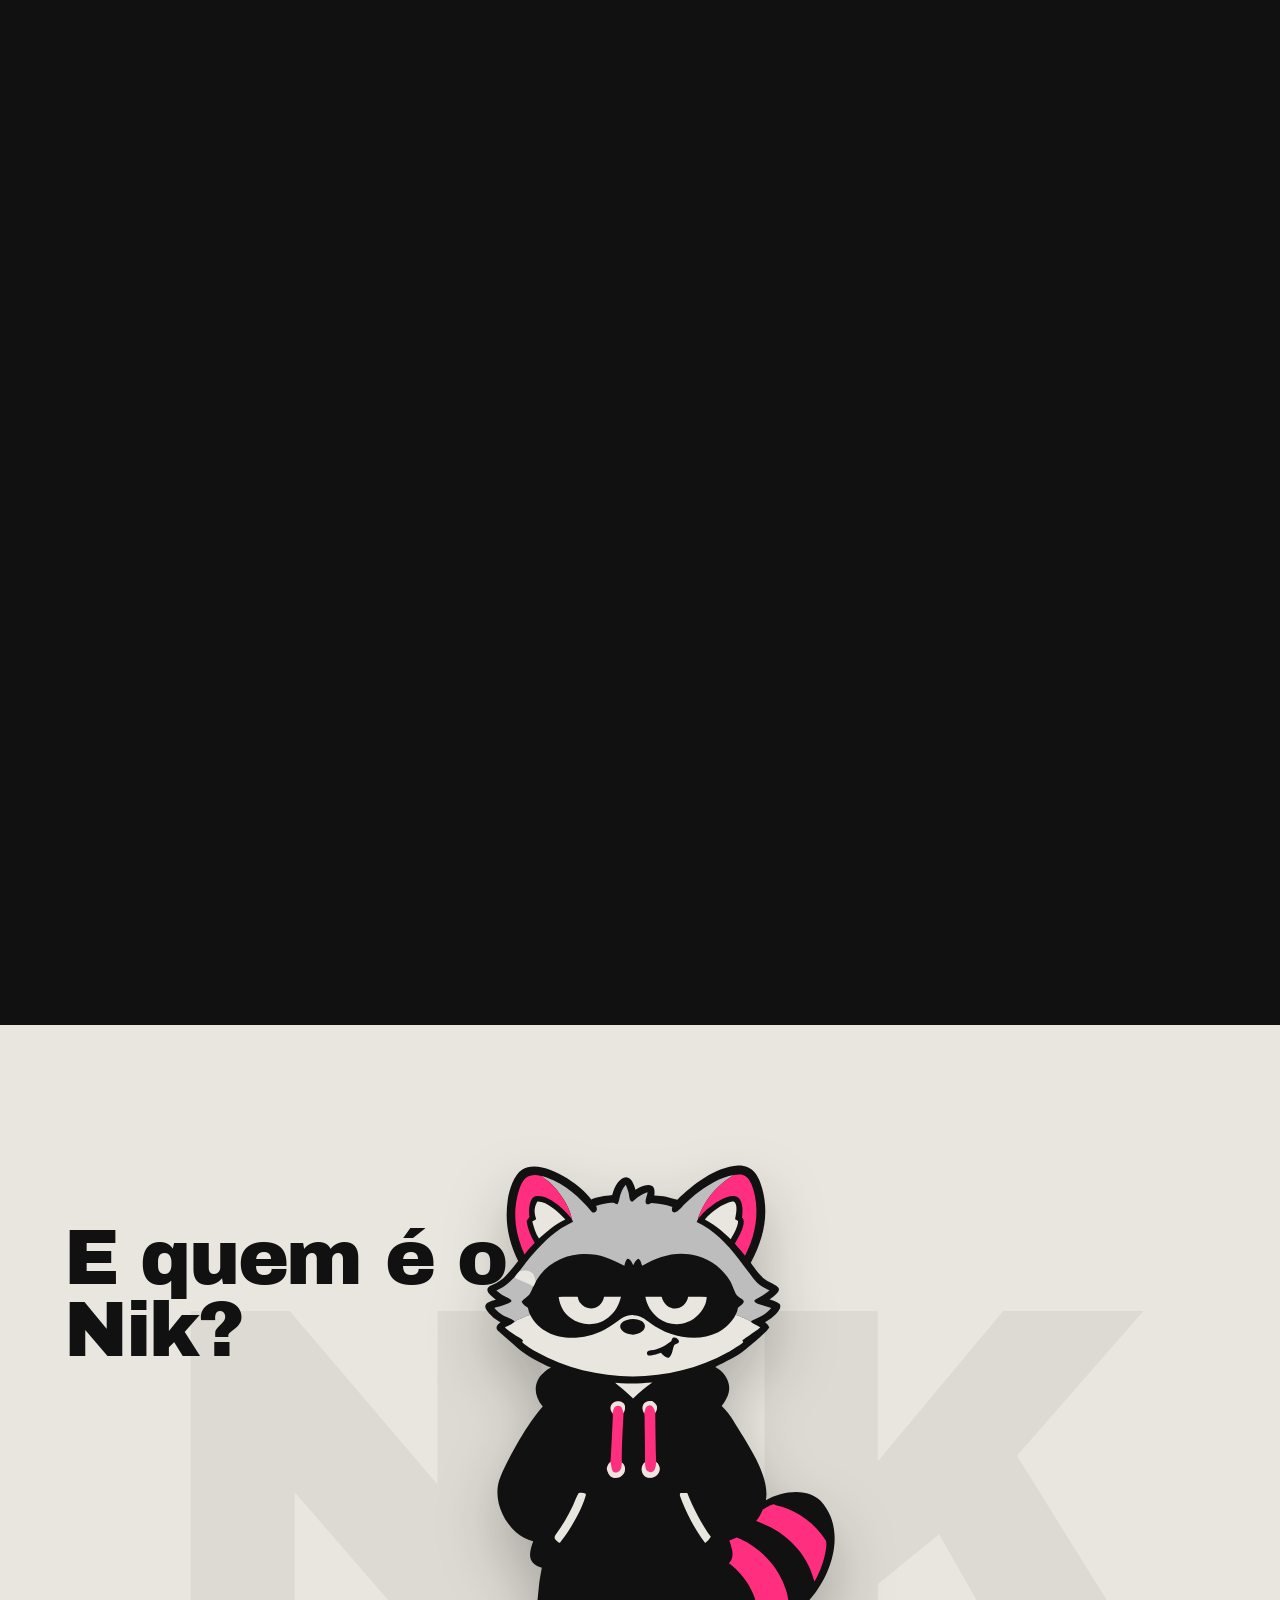
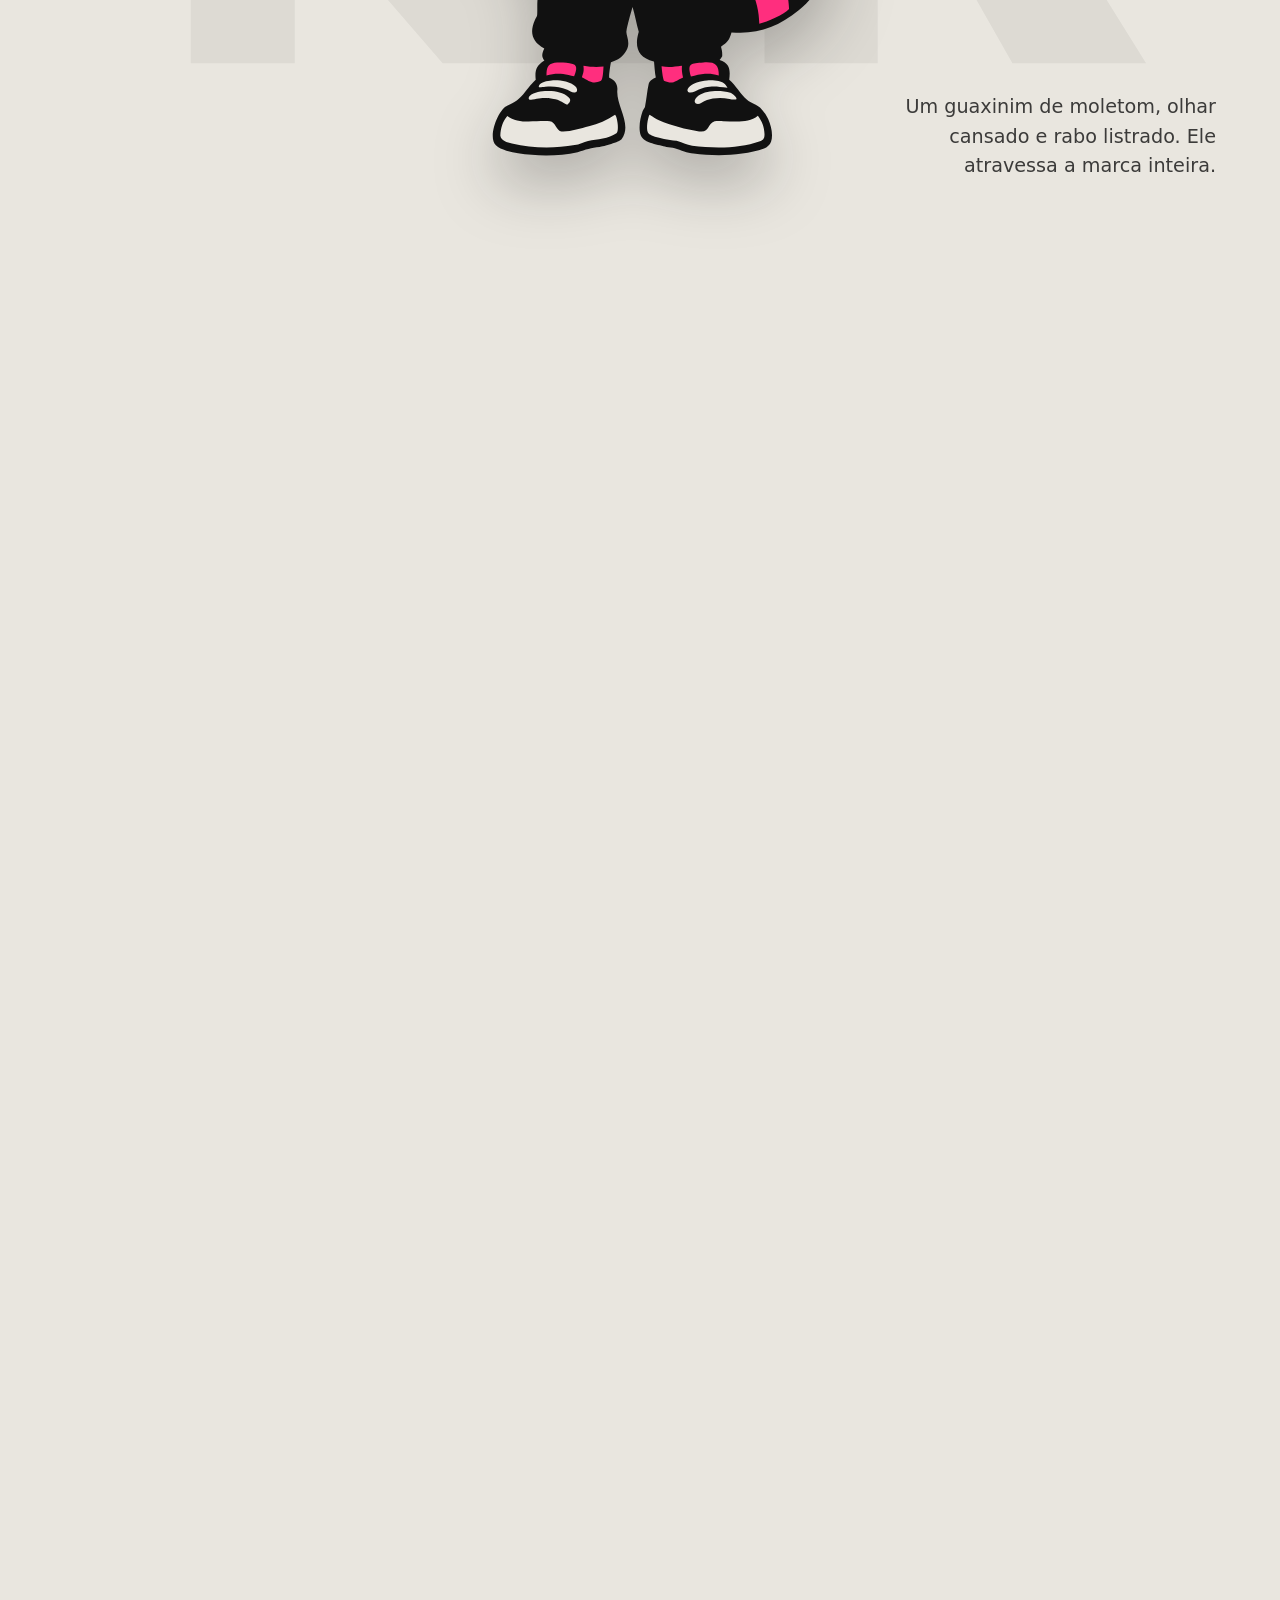
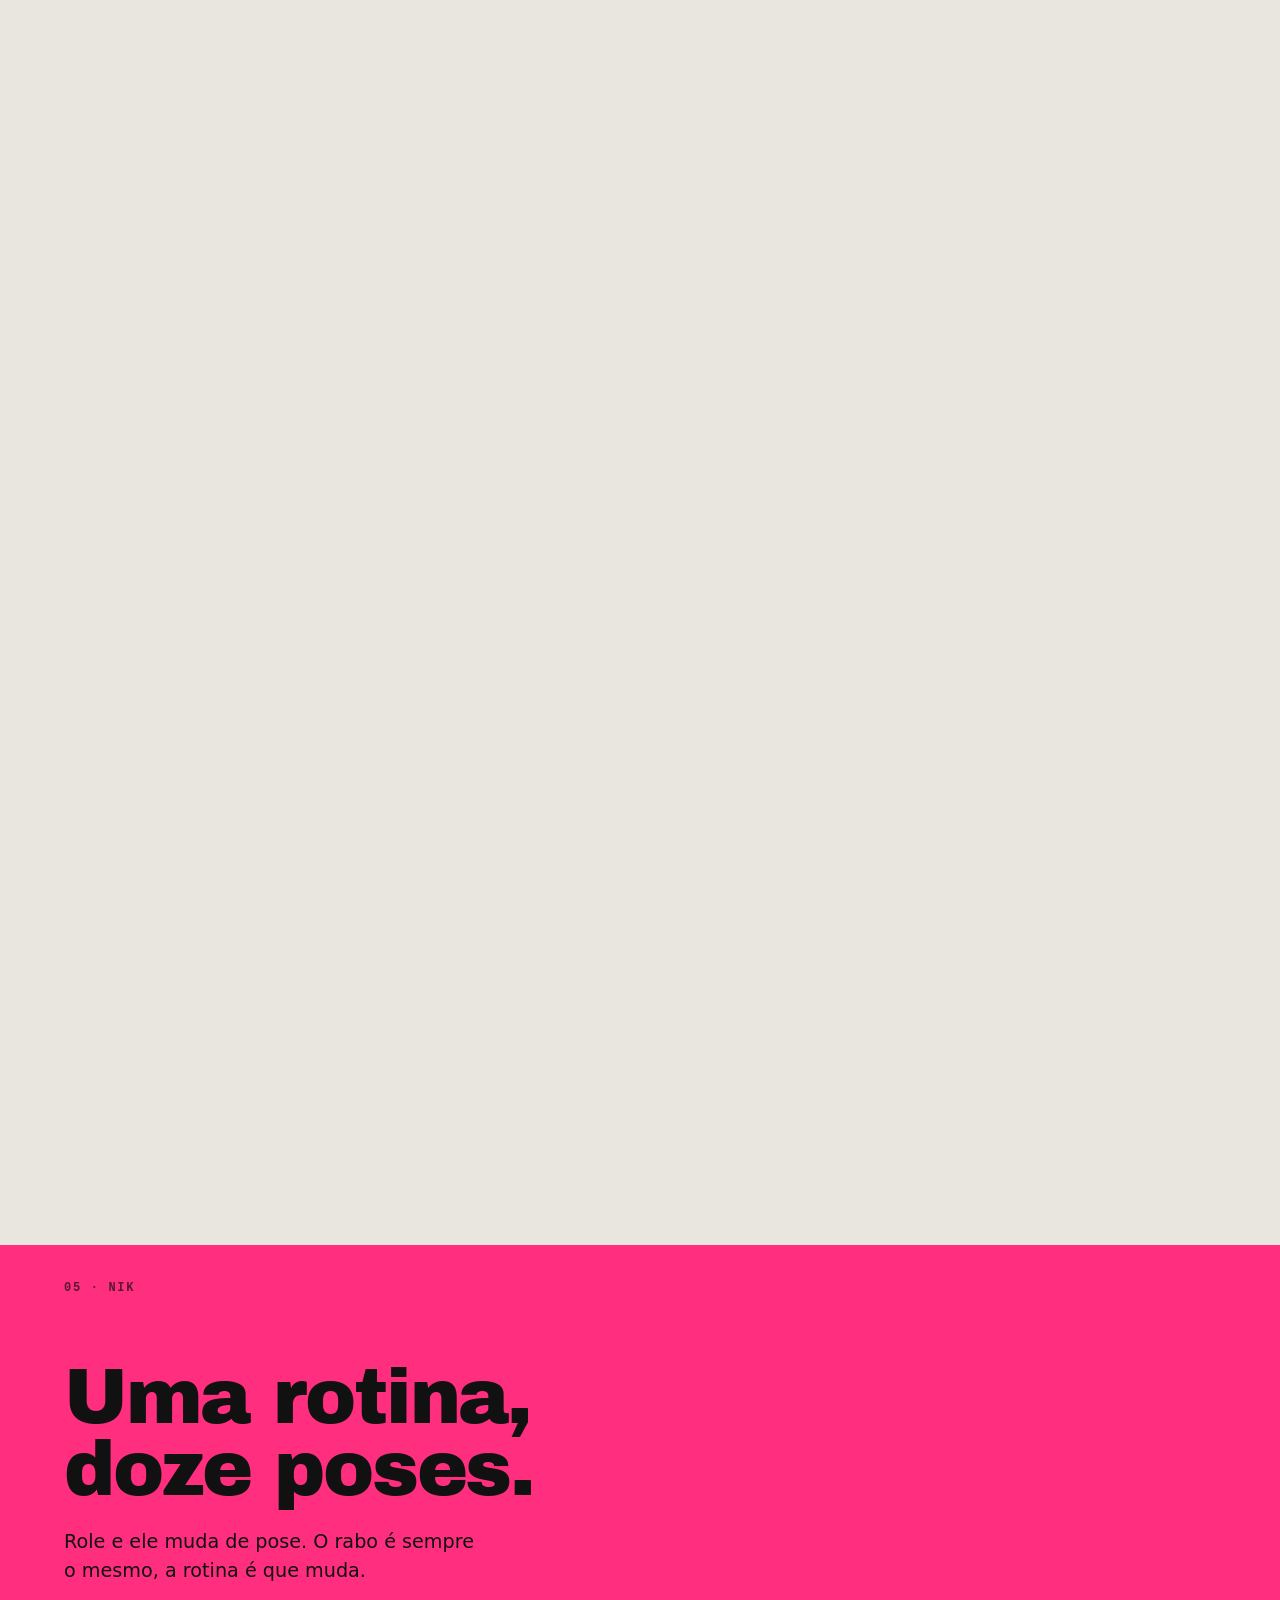
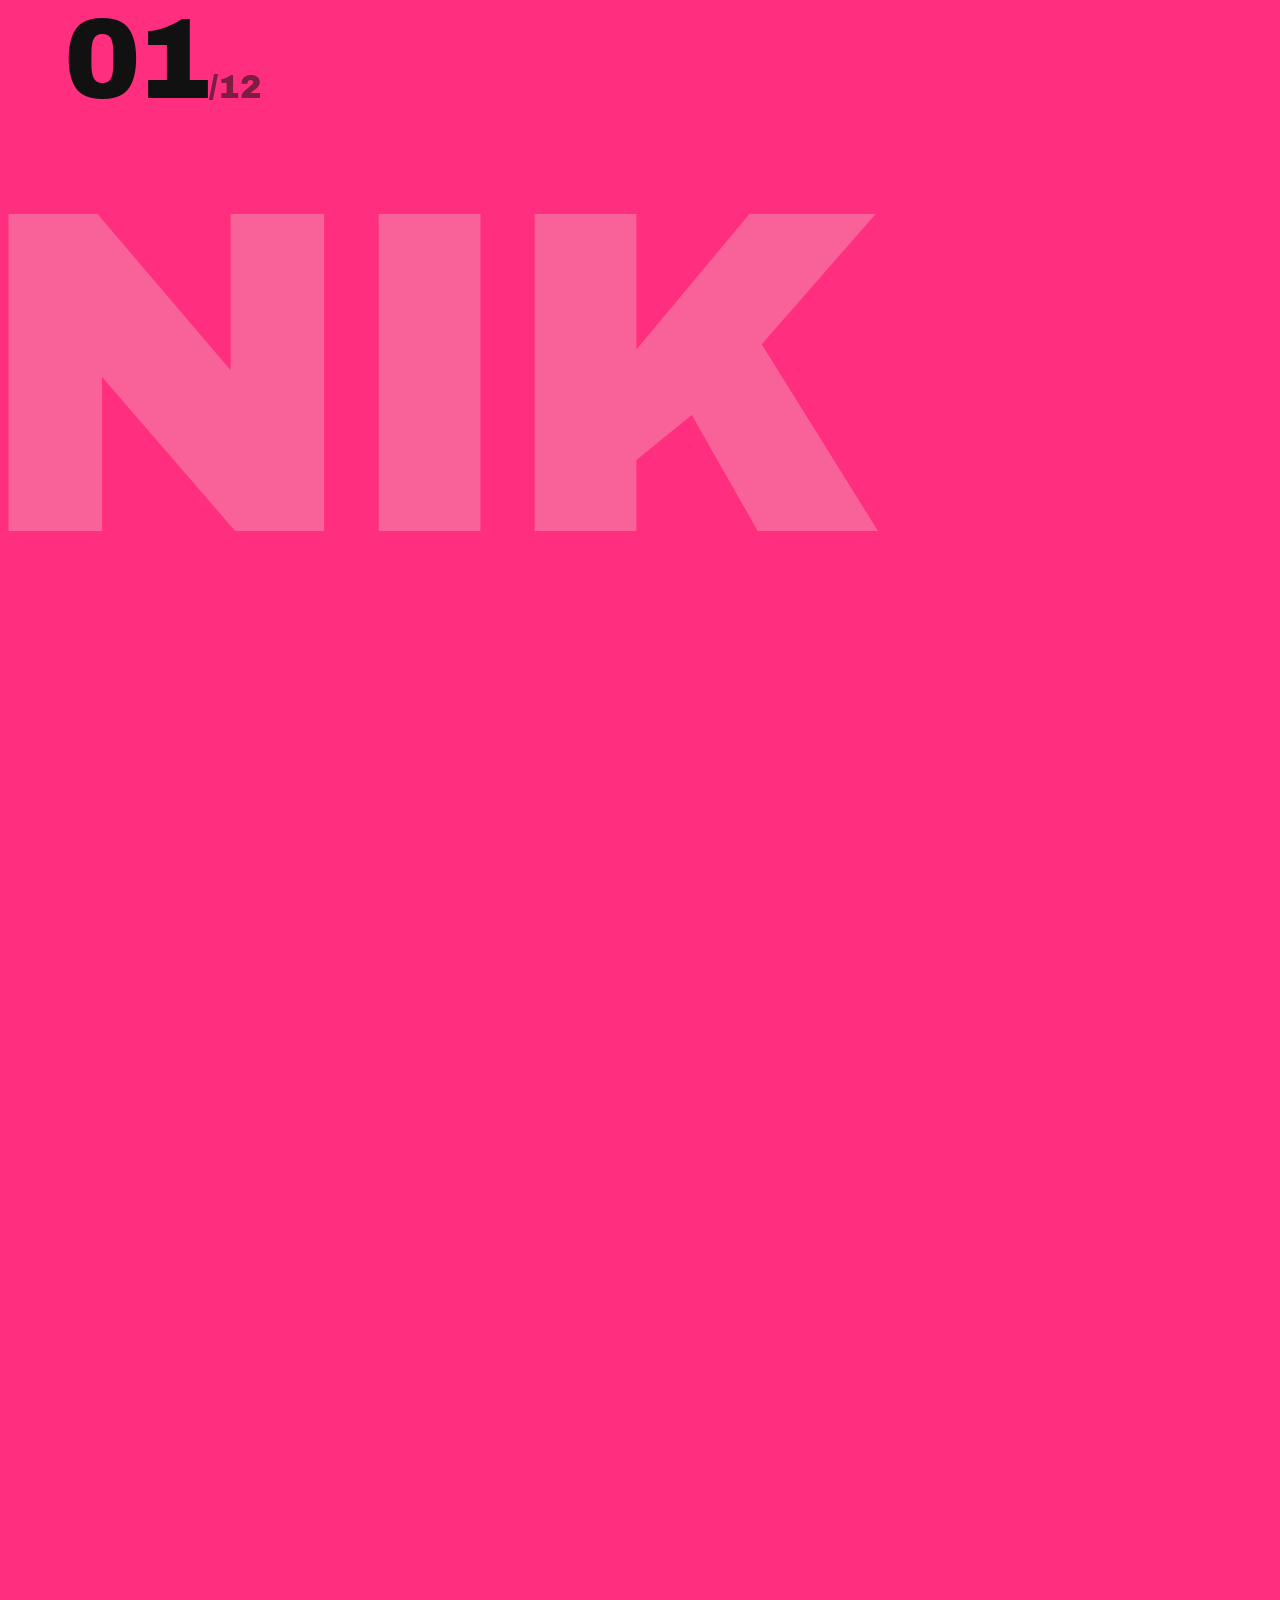
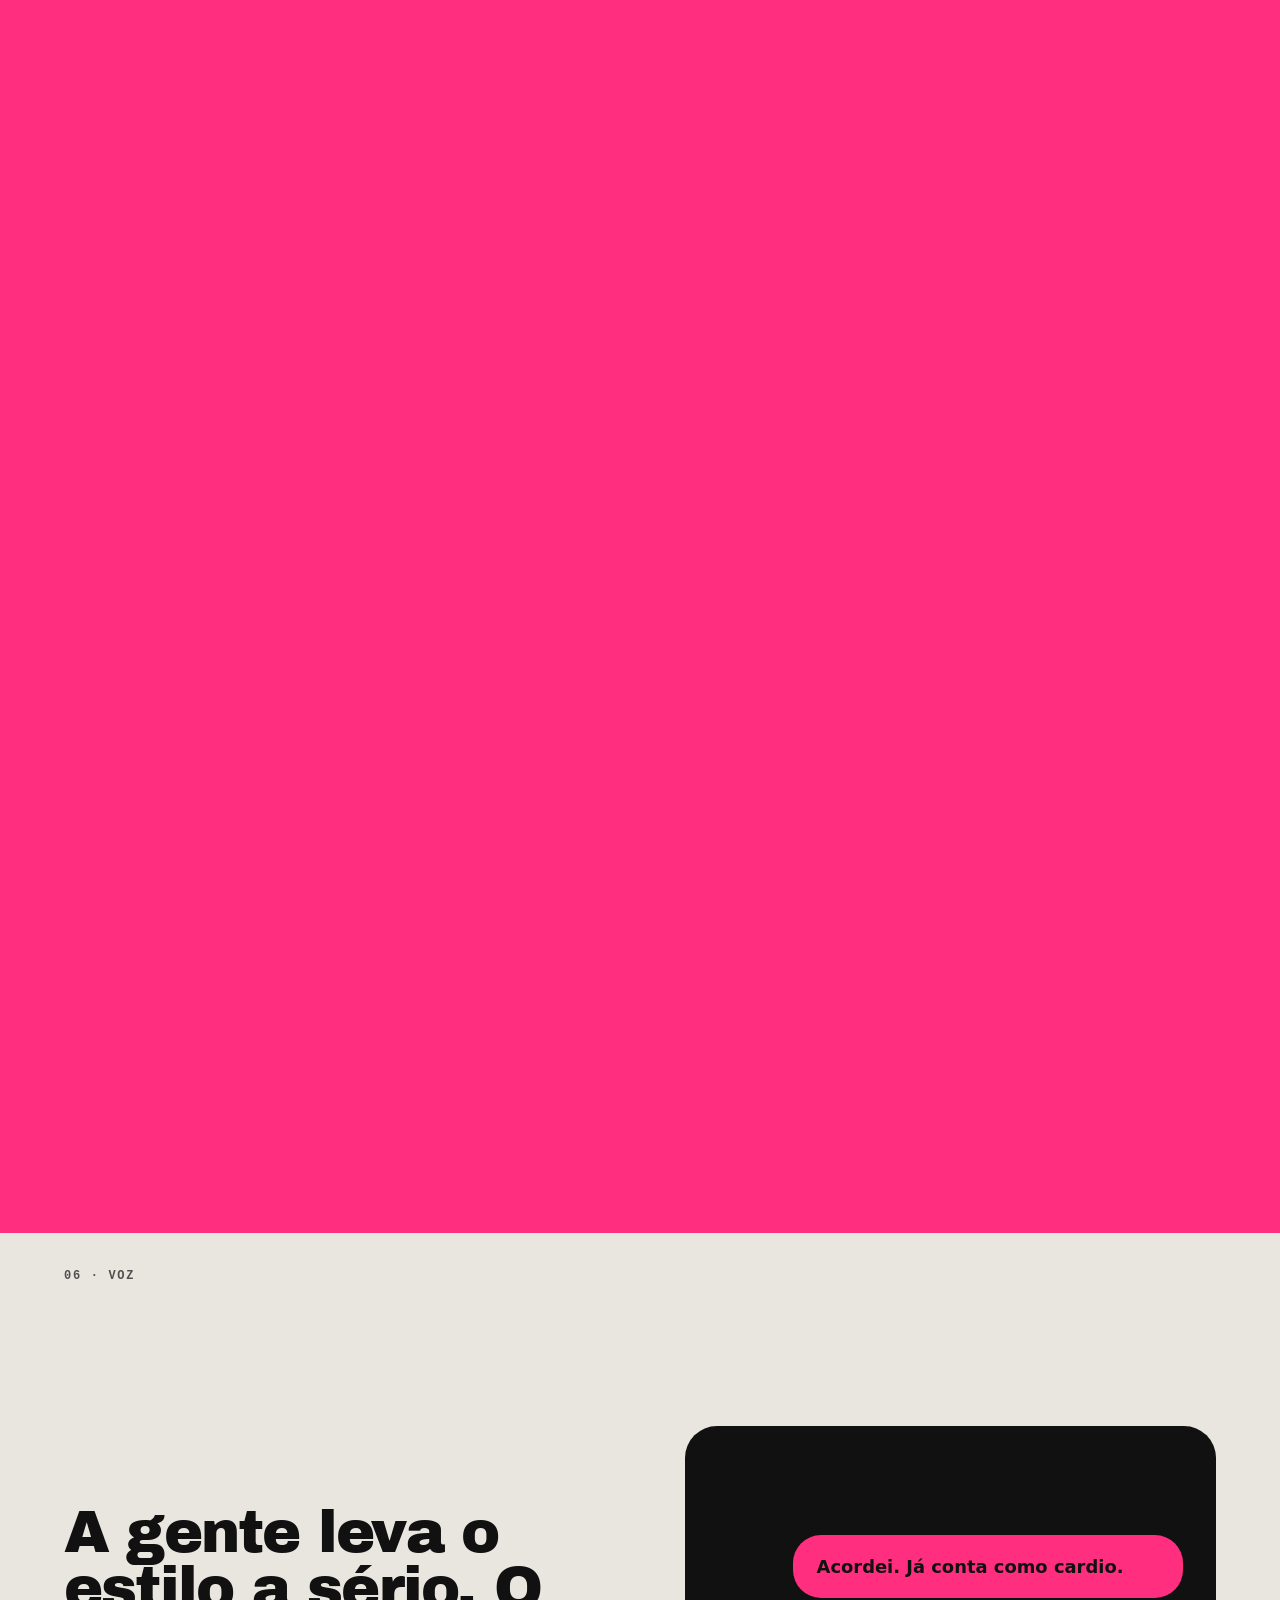
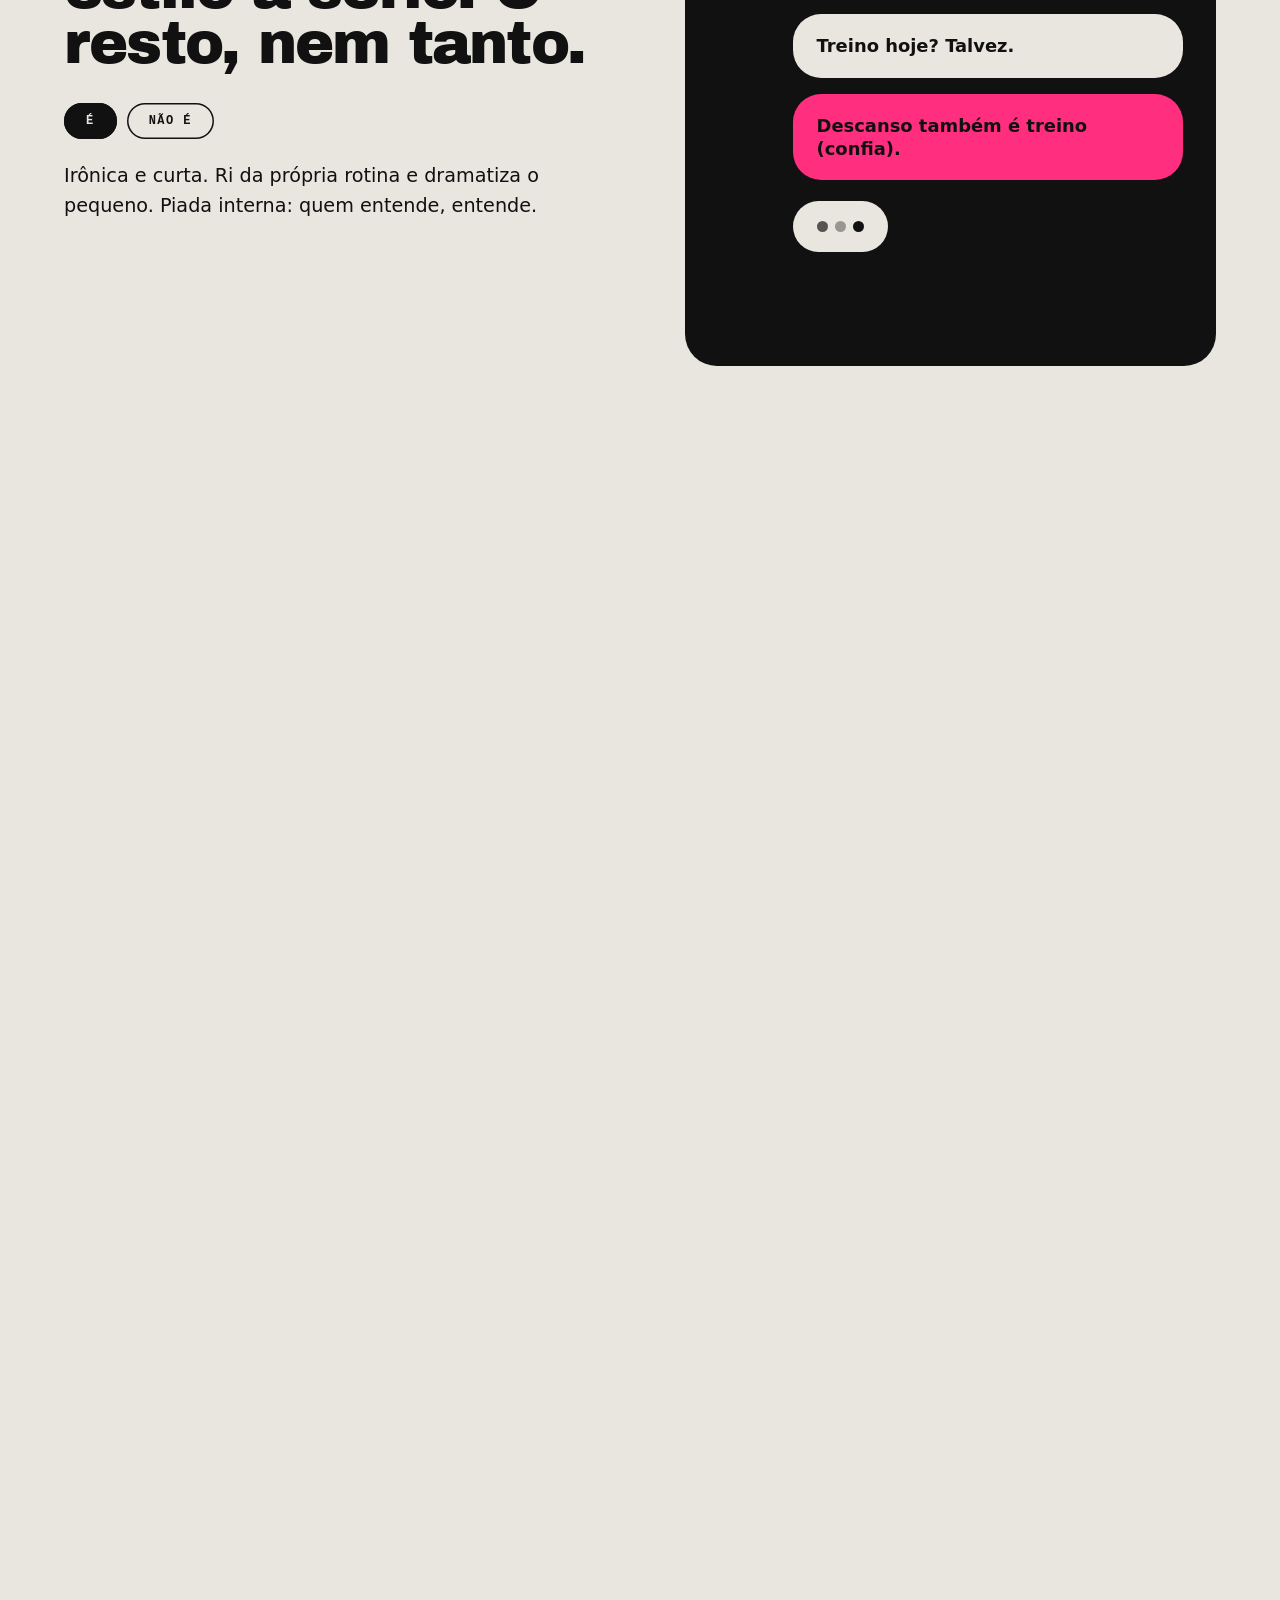
<file: identidade/ironik/index.html>
<!doctype html>
<html lang="pt-BR" class="is-loading">
<head>
<meta charset="utf-8">
<meta name="viewport" content="width=device-width, initial-scale=1, viewport-fit=cover">
<title>Ironik: manual vivo</title>
<meta name="description" content="O manual de identidade da Ironik como um site vivo: o Nik, o rabo, a voz e as regras, contados pela rolagem.">
<meta name="robots" content="noindex">
<link rel="canonical" href="https://reeloagencia.com/identidade/ironik/">
<link rel="icon" href="data:,">
<link rel="preload" href="assets/fonts/ArchivoBlack-400.woff2" as="font" type="font/woff2" crossorigin>
<style>
@font-face{font-family:"Archivo Black";src:url(assets/fonts/ArchivoBlack-400.woff2) format("woff2");font-weight:400;font-display:swap}
@font-face{font-family:"Archivo";src:url(assets/fonts/Archivo-400.woff2) format("woff2");font-weight:400;font-display:swap}
@font-face{font-family:"Archivo";src:url(assets/fonts/Archivo-600.woff2) format("woff2");font-weight:600;font-display:swap}
@font-face{font-family:"Space Mono";src:url(assets/fonts/SpaceMono-700.woff2) format("woff2");font-weight:700;font-display:swap}
:root{--k:#111111;--c:#E9E6DF;--p:#FF2E7E;--g:#BDBDBD;--pad:clamp(20px,5vw,72px);
  --ease-out:cubic-bezier(.16,1,.3,1);--ease-io:cubic-bezier(.76,0,.24,1);--ease-snap:cubic-bezier(.34,1.36,.64,1);
  --dur-s:.32s;--dur-m:.64s;--dur-l:1s;
  --disp:"Archivo Black","Archivo",system-ui,sans-serif;--txt:"Archivo",system-ui,sans-serif;--mono:"Space Mono",ui-monospace,Consolas,monospace}
*{box-sizing:border-box;margin:0;padding:0}
html{background:var(--k);-webkit-text-size-adjust:100%}
body{font:400 18px/1.5 var(--txt);color:var(--c);background:var(--k);-webkit-font-smoothing:antialiased}
.is-loading body{overflow:hidden}
main{overflow-x:clip}
img,svg{display:block;max-width:100%}
a{color:inherit}
button{font:inherit;color:inherit;background:none;border:0;cursor:pointer}
ul{list-style:none}
:focus-visible{outline:3px solid var(--p);outline-offset:3px;border-radius:6px}
.mono{font:700 12px/1.3 var(--mono);letter-spacing:.14em;text-transform:uppercase}
.h1,.h2{font-family:var(--disp);font-weight:400;letter-spacing:-.03em;line-height:.94}
.h1{font-size:clamp(54px,9.6vw,148px)}
.h2{font-size:clamp(40px,6vw,92px)}
.lead{font-size:clamp(17px,1.5vw,21px);line-height:1.55}
.pk{color:var(--p)}
.w{display:inline-block;white-space:nowrap}
.ch{display:inline-block;will-change:transform}
.pill{display:inline-flex;align-items:center;gap:10px;padding:11px 20px;border-radius:999px;background:var(--p);color:var(--k);font:700 12px/1 var(--mono);letter-spacing:.12em;text-transform:uppercase;text-decoration:none;white-space:nowrap}
.pill.k{background:var(--k);color:var(--c)}.pill.c{background:var(--c);color:var(--k)}
.kick{opacity:.7;margin-bottom:18px}

/* loader */
#loader{position:fixed;inset:0;z-index:100;display:grid;place-items:center;background:var(--k)}
#loaderLogo{width:min(420px,70vw);overflow:visible}
#loaderLogo .lp{fill:var(--c);fill-opacity:0;stroke:var(--c);stroke-width:2.4}
#loaderMeta{position:absolute;left:var(--pad);right:var(--pad);bottom:clamp(24px,6vh,56px);display:flex;align-items:center;gap:18px}
#loaderBar{flex:1;height:3px;background:var(--p);transform-origin:0 50%;transform:scaleX(0)}
#loaderCount{color:var(--p)}

/* nav, progresso, contador */
.nav{position:fixed;top:max(14px,env(safe-area-inset-top));left:50%;transform:translateX(-50%);z-index:50;display:flex;align-items:center;gap:4px;padding:6px 6px 6px 18px;border-radius:999px;background:rgba(27,27,27,.86);box-shadow:inset 0 0 0 1px rgba(233,230,223,.14);max-width:calc(100vw - 20px);overflow-x:auto;scrollbar-width:none}
.nav .lg{font:400 17px var(--disp);letter-spacing:-.02em;text-decoration:none;margin-right:10px}
.nav a.l{padding:9px 12px;border-radius:999px;font:600 13px var(--txt);text-decoration:none;opacity:.62;white-space:nowrap;transition:opacity var(--dur-s),background var(--dur-s)}
.nav a.l.on{opacity:1;background:rgba(233,230,223,.12)}
.nav .back{font:700 11px var(--mono);letter-spacing:.1em;text-decoration:none;opacity:.6;text-transform:uppercase;white-space:nowrap;margin-right:12px}
@media(max-width:900px){.nav a.l{display:none}}
#prog{position:fixed;left:0;right:0;top:0;height:3px;background:var(--p);transform-origin:0 50%;transform:scaleX(0);z-index:60;pointer-events:none}
#reps{position:fixed;right:max(16px,env(safe-area-inset-right));bottom:max(14px,env(safe-area-inset-bottom));z-index:45;background:var(--k);color:var(--c);padding:9px 14px;border-radius:999px;box-shadow:inset 0 0 0 1px rgba(233,230,223,.22);pointer-events:none}
#toast{position:fixed;left:50%;bottom:70px;transform:translate(-50%,20px);opacity:0;z-index:80;pointer-events:none}

/* seções */
.sec{position:relative;min-height:100svh;padding:clamp(110px,16vh,150px) var(--pad) clamp(90px,13vh,130px)}
.k{background:var(--k);color:var(--c)}.c{background:var(--c);color:var(--k)}.p{background:var(--p);color:var(--k)}
.cover{border-radius:var(--r,0px) var(--r,0px) 0 0}
.wrap{position:relative;transform-origin:50% 100%}
.shade{position:absolute;inset:0;background:#000;opacity:0;pointer-events:none;z-index:8}
.scene{padding:0;height:var(--h,400svh)}
.scene>.st{position:sticky;top:0;height:100svh;overflow:hidden;padding:clamp(96px,14vh,124px) var(--pad) clamp(80px,11vh,100px)}
.chap{position:absolute;left:var(--pad);top:clamp(22px,4vh,40px);opacity:.7;z-index:6}
@media(max-width:1180px){.chap{display:none}}
.mq{position:absolute;left:0;right:0;bottom:0;height:58px;background:var(--p);color:var(--k);overflow:hidden;z-index:3;display:flex;align-items:center}
.mt{display:flex;white-space:nowrap;animation:mq 46s linear infinite;will-change:transform}
.mt span{font:400 22px var(--disp);letter-spacing:-.02em;padding-right:34px}
@keyframes mq{to{transform:translateX(-50%)}}
.btn{position:relative;display:inline-flex;align-items:center;gap:10px;padding:20px 34px;border-radius:999px;background:var(--p);color:var(--k);overflow:hidden;text-decoration:none;font:700 14px var(--mono);letter-spacing:.12em;text-transform:uppercase;isolation:isolate}
.btn .fill{position:absolute;width:0;height:0;border-radius:50%;background:var(--c);transform:translate(-50%,-50%);z-index:-1;pointer-events:none}

/* 01 capa */
#capa{display:grid;grid-template-columns:minmax(0,min(860px,54vw)) minmax(0,1fr);column-gap:clamp(24px,4vw,72px);align-items:center;overflow:hidden;padding-bottom:clamp(120px,17vh,160px)}
#capa .wrap{grid-column:1;grid-row:1;max-width:none;margin:0;z-index:2}
#capa .h1{font-size:clamp(54px,7.3vw,140px)}
#capa .eb{color:var(--p);margin-bottom:26px}
#capa .sub{font-size:clamp(18px,1.7vw,24px);max-width:30em;margin:30px 0 0;opacity:.88}
#nkw{position:relative;grid-column:2;grid-row:1;justify-self:center;width:min(100%,740px,88vh);z-index:1}
#nik{display:block;width:100%;position:relative}
#nik .pw{position:relative;display:block}
#nik img{width:100%;height:auto}
#nik .react{position:absolute;top:-16%;right:-2%;width:27%;opacity:0;pointer-events:none}
#nik .bal{position:absolute;top:-8%;left:6%;opacity:0;pointer-events:none}
@media(max-width:900px){#capa{grid-template-columns:1fr;align-content:center;row-gap:28px}#capa .wrap{grid-column:1;grid-row:1}#nkw{grid-column:1;grid-row:2;width:min(78vw,420px)}}

/* 02 ideia */
#ideia .big{font:400 clamp(24px,2.9vw,44px)/1.14 var(--disp);letter-spacing:-.02em;max-width:22em}
#ideia .big .w{opacity:.16}
#camp{display:grid;grid-template-columns:repeat(3,1fr);gap:clamp(16px,2.4vw,40px);margin-top:clamp(36px,6vh,64px)}
#camp li{border-top:2px solid var(--k);padding-top:12px}
#camp .mono{display:block;opacity:.6;margin-bottom:6px}
#camp b{font:400 clamp(18px,1.8vw,26px)/1.1 var(--disp);letter-spacing:-.02em}
.nums{display:grid;grid-template-columns:repeat(3,1fr);gap:clamp(16px,2.4vw,40px);margin-top:clamp(36px,6vh,64px)}
.nums b{display:block;font:400 clamp(56px,8vw,128px)/.9 var(--disp);letter-spacing:-.04em;color:var(--p)}
@media(max-width:900px){#camp,.nums{grid-template-columns:1fr}}

/* 03 logo (cena) */
#logo .st{display:grid;grid-template-columns:minmax(0,.8fr) minmax(0,1.4fr);gap:clamp(24px,4vw,64px);align-items:center}
#logo .steps{margin-top:22px}
#logo .steps li{opacity:.25;margin:12px 0;font:400 clamp(22px,2.3vw,34px)/1.1 var(--disp);letter-spacing:-.02em;transition:opacity var(--dur-m) var(--ease-out),translate var(--dur-m) var(--ease-out)}
#logo .steps li.on{opacity:1;translate:12px 0;color:var(--p)}
#lstage{position:relative;overflow:hidden;border-radius:24px;padding-bottom:26px}
#lcam{position:relative;transform-origin:41.1% 50%}
#lcam img{display:block;width:100%;height:auto;aspect-ratio:2/1}
#ring{position:absolute;left:25.6%;top:19%;width:31%;aspect-ratio:1;overflow:visible}
#ring circle{fill:none;stroke:var(--p);stroke-width:3}
#opill{position:absolute;left:26%;top:4%;opacity:0}
#chips{display:grid;grid-template-columns:repeat(4,1fr);gap:12px;margin-top:8px}
#chips .chip{background:#1B1B1B;border-radius:16px;height:clamp(78px,11vh,118px);display:flex;align-items:center;justify-content:center;box-shadow:inset 0 0 0 1px rgba(233,230,223,.16)}
#chips .chw{opacity:0}
#chips .chip img{height:56%;width:auto;max-width:80%;object-fit:contain}
#chips .chip.q img{height:72%}
#chips .cl{margin-top:6px;opacity:.7;font-size:10px}
@media(max-width:900px){#logo .st{grid-template-columns:1fr;align-content:center;gap:8px}#logo .steps li{font-size:20px;margin:6px 0}}

/* 04 travessia */
#trav .st{padding:0;perspective:1400px}
#trav .t1{position:absolute;left:var(--pad);top:22vh;max-width:8em;z-index:2}
#trav .t2{position:absolute;right:var(--pad);bottom:16vh;max-width:min(20em,26vw);text-align:right;opacity:.8;z-index:2}
#travBg{position:absolute;left:50%;top:52%;translate:-50% -50%;font:400 clamp(260px,40vw,700px)/.8 var(--disp);letter-spacing:-.05em;color:var(--k);opacity:.05;pointer-events:none;white-space:nowrap;z-index:1}
#travObj{position:absolute;left:50%;top:50%;height:min(80vh,780px);aspect-ratio:994/1536;translate:-50% -50%;transform-style:preserve-3d;z-index:4;filter:drop-shadow(0 30px 30px rgba(17,17,17,.25))}
#travObj img{width:100%;height:100%}
#travPanel{position:absolute;inset:0;background:var(--p);color:var(--k);clip-path:inset(0 0 0 100%);display:grid;align-content:center;padding:0 var(--pad);z-index:3}

/* 05 nik em poses */
#nikp{height:calc(100svh + 12 * 36svh)}
#nikp .stick{position:sticky;top:0;height:100svh;overflow:hidden}
#nikp .bgw{position:absolute;left:-2vw;bottom:-7vh;font:400 clamp(220px,36vw,560px)/1 var(--disp);letter-spacing:-.04em;color:var(--c);opacity:.28;pointer-events:none;white-space:nowrap}
#nikp .lcol{position:absolute;left:var(--pad);top:clamp(96px,13vh,124px);width:min(44vw,640px);z-index:2}
#nikp .lead{margin-top:20px;max-width:22em}
#nikp .cnt{display:block;margin-top:16px;font:400 clamp(70px,9vw,140px)/1 var(--disp);letter-spacing:-.04em}
#nikp .cnt small{font-size:.28em;opacity:.55;letter-spacing:0}
#nikp .pose{position:absolute;left:64%;top:52%;width:min(84vh,54vw,820px);aspect-ratio:1;transform:translate(-50%,-50%)}
#nikp .pp{position:absolute;inset:0}
#nikp .pp img{position:absolute;inset:0;width:100%;height:100%;object-fit:contain;opacity:0}
#nikp .pp img.on{opacity:1}
#nikp .trail{position:absolute;left:var(--pad);bottom:clamp(40px,7vh,72px);display:flex;gap:clamp(12px,1.4vw,24px)}
#nikp .trail img{width:clamp(100px,11vw,180px);opacity:0;transition:opacity .2s}
#nikp .ticks{position:absolute;right:var(--pad);top:50%;transform:translateY(-50%);display:grid;gap:10px}
#nikp .ticks i{display:block;width:46px;height:6px;border-radius:3px;background:var(--k);opacity:.22;transition:opacity .15s}
#nikp .ticks i.on{opacity:1}
@media(max-width:900px){#nikp .pose{left:50%;top:60%;width:90vw}#nikp .trail,#nikp .lead,#nikp .cnt{display:none}#nikp .ticks{right:12px}#nikp .ticks i{width:22px}#nikp .lcol{top:96px;width:80vw}}

/* 06 voz */
#voz .st{display:grid;grid-template-columns:1.05fr 1fr;gap:clamp(30px,5vw,80px);align-items:center}
#voz h2{font-size:clamp(36px,4.6vw,68px);max-width:9em}
#voz .tg{display:flex;gap:10px;margin-top:32px}
#voz .tg button{padding:11px 22px;border-radius:999px;font:700 12px var(--mono);letter-spacing:.12em;text-transform:uppercase;box-shadow:inset 0 0 0 1.5px var(--k);transition:background .3s,color .3s}
#voz .tg button[aria-pressed=true]{background:var(--k);color:var(--c)}
#voz .reg{margin-top:22px;max-width:28em;min-height:6.5em}
#voz .panel{position:relative;background:var(--k);color:var(--c);border-radius:32px;height:min(62vh,540px);min-height:380px}
#chat,#nao{position:absolute;inset:clamp(22px,2.6vw,38px);display:flex;flex-direction:column;justify-content:center;gap:16px}
#nao{opacity:0;gap:clamp(12px,2.2vh,22px)}
#voz .fl{display:grid;grid-template-columns:60px 1fr;gap:14px;align-items:center}
#voz .fl img{width:60px;height:60px}
#voz .bb{padding:20px 24px;border-radius:28px;font:600 clamp(16px,1.4vw,20px)/1.3 var(--txt);background:var(--p);color:var(--k)}
#voz .fl.d .bb{background:var(--c)}
#voz .dots{display:flex;gap:7px;padding:20px 24px;border-radius:28px;background:var(--c);width:max-content}
#voz .dots i{width:11px;height:11px;border-radius:50%;background:var(--k);animation:pt 1.2s infinite ease-in-out}
#voz .dots i:nth-child(2){animation-delay:.18s}#voz .dots i:nth-child(3){animation-delay:.36s}
@keyframes pt{0%,100%{opacity:.3}50%{opacity:1}}
#nao .no{display:block;white-space:nowrap;font:400 clamp(18px,1.9vw,28px)/1.1 var(--disp);letter-spacing:-.02em;position:relative;width:max-content;max-width:100%}
#nao .no i{position:absolute;left:-2%;right:-2%;top:54%;height:5px;background:var(--p);border-radius:3px;transform-origin:0 50%;transform:scaleX(0)}
#nao .mono{color:var(--p)}
@media(max-width:900px){#voz .st{grid-template-columns:1fr;align-content:center;gap:20px}#voz .panel{height:auto;min-height:0}#chat{position:relative;inset:auto;padding:22px}#voz .reg{min-height:0}}

/* 07 cores */
#cores .st{display:flex;flex-direction:column;gap:clamp(14px,2.6vh,26px);justify-content:center}
#cores .rabo{height:clamp(56px,8vh,84px);border-radius:20px;overflow:hidden;position:relative;transform-origin:0 50%}
#cores .rabo i{position:absolute;top:0;bottom:0;left:-300px;right:-600px;background:repeating-linear-gradient(115deg,var(--p) 0 52px,var(--k) 52px 104px);will-change:transform}
#sw{display:flex;gap:clamp(10px,1.4vw,18px);height:clamp(240px,44vh,440px)}
#sw .c1{position:relative;flex:1 1 0;min-width:0;border-radius:22px;padding:22px;display:flex;flex-direction:column;justify-content:flex-end;text-align:left;overflow:hidden;transition:flex-grow var(--dur-m) var(--ease-io)}
#sw .c1.on{flex-grow:3.4}
#sw .c1 b{font:400 clamp(22px,2.4vw,34px) var(--disp);letter-spacing:-.02em;white-space:nowrap}
#sw .c1 .info{display:block;max-height:0;overflow:hidden;opacity:0;transition:opacity var(--dur-s),max-height var(--dur-m) var(--ease-io)}
#sw .c1.on .info{opacity:1;max-height:140px;transition-delay:.15s}
#sw .c1 .rl{font-size:15px;opacity:.8;max-width:22em}
#sw .c1 .cp{position:absolute;right:18px;top:18px;opacity:.7}
#cores .ct{display:flex;flex-wrap:wrap;gap:12px}
@media(max-width:900px){#cores .ct .pill{white-space:normal;line-height:1.4}}
@media(max-width:900px){#sw{flex-direction:column;height:auto}#sw .c1{min-height:84px}#sw .c1.on{min-height:200px}}

/* 08 tipografia */
#tipo{--ls:6}
#tipo .st{display:flex;flex-direction:column;justify-content:center}
#tipo .big{display:block;font:400 clamp(54px,11.4vw,172px)/1 var(--disp);letter-spacing:calc(var(--ls) * .01em);margin-top:clamp(14px,3vh,32px);white-space:nowrap;width:100%;border:0;background:none;color:inherit;outline:0}
#tipo .sl{display:flex;align-items:center;gap:22px;margin-top:clamp(18px,3.5vh,40px);flex-wrap:wrap}
#tipo input[type=range]{flex:1 1 280px;max-width:640px;accent-color:var(--p);height:30px}
#tipo .lb{padding:9px 14px;border-radius:999px;transition:background .3s,color .3s}
#tipo .lb.ok{background:var(--k);color:var(--p)}
#tipo .lb.no{box-shadow:inset 0 0 0 1.5px var(--k)}
#esp{display:grid;grid-template-columns:repeat(3,1fr);gap:clamp(16px,3vw,48px);margin-top:clamp(26px,5vh,54px)}
#esp>div{border-top:2px solid var(--k);padding-top:12px}
#esp small{display:block;margin-bottom:8px;opacity:.6}
#esp .t1{font:400 clamp(24px,2.6vw,36px) var(--disp);letter-spacing:-.03em}
#esp .t3{font:700 14px var(--mono);letter-spacing:.12em;text-transform:uppercase}
@media(max-width:900px){#esp{grid-template-columns:1fr}}

/* 09 vista */
#vista .st{display:grid;grid-template-columns:minmax(0,.9fr) minmax(0,1.1fr);gap:clamp(24px,4vw,64px);align-items:center}
#vista .stp{margin-top:clamp(24px,4vh,40px)}
#vista .opt{margin-top:clamp(16px,2.6vh,26px);display:flex;align-items:center;gap:clamp(18px,2vw,32px)}
#vista .opt p{opacity:.7;min-width:84px}
#vista .cr{display:flex;gap:14px}
#vista .cr button{width:52px;height:52px;border-radius:50%;box-shadow:inset 0 0 0 1.5px var(--k)}
#vista .cr button[aria-pressed=true]{box-shadow:inset 0 0 0 1.5px var(--k),0 0 0 4px var(--p),0 0 0 7px var(--k)}
#vista .cr .kk{background:var(--k)}#vista .cr .cc{background:var(--c)}
#vista .es{display:flex;gap:12px}
#vista .es button{width:clamp(76px,7.4vw,118px);aspect-ratio:3/4;border-radius:14px;background:var(--k);display:grid;place-items:center;transition:translate .35s var(--ease-out)}
#vista .es button.cremev{background:var(--c)}
#vista .es button img{width:82%}
#vista .es button[aria-pressed=true]{box-shadow:0 0 0 4px var(--k);translate:0 -6px}
#vst{position:relative;width:min(740px,86%,calc((100svh - 150px) * .933));margin:0 auto;aspect-ratio:560/600;--tee:#111}
#vst .tee{position:absolute;inset:0;width:100%;height:100%}
#vst .tee path{fill:var(--tee);transition:fill .4s var(--ease-out);stroke:rgba(17,17,17,.3);stroke-width:2}
#art{position:absolute;left:27.5%;top:21.6%;width:44.6%}
#tray{position:absolute;right:-17%;top:30%;display:grid;gap:16px;padding:14px 10px;width:84px;justify-items:center;z-index:3;isolation:isolate}
#tray::before{content:"";position:absolute;inset:0;border-radius:22px;background:var(--k);opacity:var(--tb,1);z-index:-1}
.dr{touch-action:none;cursor:grab;position:relative;z-index:4;user-select:none}
.dr img{pointer-events:none}
@media(max-width:900px){#vista .st{grid-template-columns:1fr;align-content:center;gap:16px}#vst{width:min(380px,90vw)}#tray{right:2%;top:4%}#vista .opt{display:none}}

/* 10 aplicações */
#apps{padding:0}
#apps .stick{height:100svh;overflow:hidden;display:flex;flex-direction:column;justify-content:center;gap:clamp(16px,3vh,28px)}
#apps .head{display:flex;justify-content:space-between;align-items:end;gap:20px;padding:0 var(--pad)}
#apps h2{font-size:clamp(34px,4.6vw,70px)}
#acnt{font:400 clamp(34px,4.6vw,70px)/1 var(--disp);color:var(--p);letter-spacing:-.03em}
#acnt small{font-size:.4em;color:var(--c);opacity:.5}
#trk{display:flex;gap:clamp(14px,2vw,28px);padding:0 var(--pad);width:max-content;will-change:transform}
#trk .cd{position:relative;flex:0 0 auto;width:min(58vw,800px,calc((100svh - 300px) * 1.5));aspect-ratio:3/2;border-radius:24px;overflow:hidden;background:#1B1B1B}
#trk .cd img{position:absolute;inset:0 -6%;width:112%;height:100%;object-fit:cover;max-width:none}
#trk .cd .pill{position:absolute;left:18px;bottom:18px;z-index:2}
#trk .cd .no{position:absolute;right:20px;top:16px;z-index:2;color:var(--c);text-shadow:0 1px 10px rgba(0,0,0,.5)}
.apb{margin:0 var(--pad);height:3px;background:rgba(233,230,223,.18);border-radius:2px;overflow:hidden}
.apb i{display:block;height:100%;background:var(--p);transform-origin:0 50%;transform:scaleX(0)}
@media(max-width:900px){#apps .stick{height:auto;padding:100px 0 70px}#trk{width:auto;overflow-x:auto;scroll-snap-type:x mandatory;scrollbar-width:none}#trk .cd{width:84vw;scroll-snap-align:center}.apb{display:none}}

/* 11 figurinhas */
#fig .top{display:flex;justify-content:space-between;align-items:end;gap:20px;flex-wrap:wrap}
#fig .loop{display:grid;grid-template-columns:repeat(6,1fr);gap:14px;height:78svh;overflow:hidden;margin-top:30px;border-radius:28px;background:var(--p);padding:0 14px}
#fig .col{overflow:hidden}
#fig .inner{display:grid;gap:14px}
#fig .inner img{width:100%;aspect-ratio:1;object-fit:contain}
@media(max-width:900px){#fig .loop{grid-template-columns:repeat(3,1fr)}#fig .col:nth-child(n+4){display:none}}

/* 12 fecho */
#fecho{display:grid;grid-template-columns:minmax(0,1fr) minmax(0,1fr);grid-template-rows:1fr auto auto;column-gap:clamp(24px,4vw,72px);align-items:center;overflow:hidden;padding-top:clamp(96px,12vh,120px);padding-bottom:0}
#fecho .in{grid-column:1;grid-row:1;position:relative;z-index:2}
#fecho .h1{font-size:clamp(44px,5.4vw,96px)}
#fecho #cta{padding:26px 46px;font-size:16px}
#fecho .sb{margin:24px 0 40px;font-size:clamp(18px,1.7vw,24px);opacity:.85}
#fecho .lk{display:inline-block;margin-left:22px;opacity:.7;text-decoration:none}
#fecho .vis{position:relative;grid-column:2;grid-row:1;justify-self:end;width:min(100%,460px,31svh);aspect-ratio:2/3}
#fecho .vis .a,#fecho .vis .b{position:absolute;inset:0;transition:opacity .45s,transform .7s var(--ease-out)}
#fecho .vis .a{display:grid;place-items:center}#fecho .vis .a img{width:86%}
#fecho .vis .b{opacity:0;transform:translateY(46px);border-radius:28px;overflow:hidden;background:var(--c)}
#fecho .vis .b img{width:100%;height:100%;object-fit:cover}
#fecho .vis .b .pill{position:absolute;left:14px;bottom:14px}
#fecho.hv .vis .a{opacity:0;transform:translateY(-20px)}#fecho.hv .vis .b{opacity:1;transform:none}
.giant{grid-column:1/-1;grid-row:2;width:100%;margin:clamp(8px,2vh,24px) 0 clamp(12px,2vh,24px);overflow:hidden}
.giant canvas{display:block;width:100%;aspect-ratio:1000/142;height:auto}
#fecho .ft{grid-column:1/-1;grid-row:3;display:flex;justify-content:space-between;align-items:center;gap:16px;padding:18px 0 22px;border-top:1px solid color-mix(in srgb,var(--c) 22%,transparent);font-size:12px;opacity:.85}
#fecho .ft a{margin-right:110px;color:var(--p);text-decoration:none;letter-spacing:.08em}
@media(max-width:900px){#fecho{grid-template-columns:1fr}#fecho .in{max-width:100%}#fecho .vis{display:none}#fecho .lk{display:block;margin:20px 0 0}}

/* movimento reduzido */
@media (prefers-reduced-motion: reduce){
  .scene,#nikp{height:auto}
  .scene>.st,#nikp .stick{position:relative;height:auto;min-height:100svh}
  #ideia .big .w{opacity:1}#nikp .pp img:first-child{opacity:1}
  #chips .chw,#opill{opacity:1}#travPanel{position:relative;clip-path:none;min-height:60svh}
  #nao{position:relative;inset:auto;opacity:1;margin-top:20px}#nao .no i{transform:none}
  #chat{position:relative;inset:auto}#voz .panel{height:auto;padding:24px}
  .mt{animation:none}
}
</style>
</head>
<body>
<div id="prog" aria-hidden="true"></div>
<div id="loader" role="status" aria-label="Carregando">
  <svg id="loaderLogo" viewBox="0 0 897.333 673" aria-hidden="true">
<g id="contorno">
<path class="lp" d="M496.078 441.526C528.983 439.531 561.994 439.954 594.838 442.791C603.885 443.633 634.608 448.256 640.414 455.803C643.363 459.637 642.552 464.358 642 468.774C637.448 472.582 636.046 474.865 632.081 479.185C630.534 480.871 626.301 480.504 623.927 480.39C614.866 479.951 605.721 477.665 596.691 476.587C585.102 475.202 572.773 474.514 561.1 474.168C556.758 474.47 546.61 473.484 543.775 474.584C558.62 476.564 570.196 487.068 547.505 490.595C511.208 496.229 474.85 505.321 441.038 519.574C431.29 523.662 421.663 528.03 412.171 532.679C405.652 535.829 399.024 539.663 392.151 541.902C387.999 543.252 384.798 543.295 380.858 541.271C376.822 539.199 372.628 535.882 371.29 531.355C370.319 528.074 370.743 524.98 372.411 522.027C380.653 507.433 435.675 486.76 452.933 481.362C467.024 476.959 481.339 473.844 495.553 469.932C480.555 469.537 466.236 471.312 451.448 473.362C404.691 479.843 358.908 492.049 315.128 509.702C302.186 515.153 289.541 521.278 277.243 528.061C270.565 531.715 263.805 536.119 256.938 539.265C250.586 542.174 246.148 542.16 242.182 536.144C240.136 535.601 238.323 534.909 236.339 534.182C229.957 524.345 232.671 518.706 241.742 511.718C259.616 497.938 282.385 487.396 303.522 479.522C351.556 461.637 402.147 450.224 453.039 444.477C467.471 442.861 481.654 442.297 496.078 441.526Z" fill="#E9E6DF"/>
<path class="lp" d="M170.598 294.651C180.547 293.29 188.3 299.957 190.278 309.657C192.111 318.643 191.84 329.309 192.624 338.56L198.244 398.729C200.319 419.187 203.146 440.42 205.682 460.866C207.095 472.253 207.793 471.312 199.814 480.477C195.512 485.42 196.129 490.91 186.613 490.283C181.276 488.425 172.241 480.898 170.547 475.377C169.163 470.864 169.161 463.771 168.625 458.79L163.897 414.727C162.859 404.117 160.763 392.658 159.904 382.282C158.628 365.276 156.33 348.18 153.482 331.354C152.271 324.199 146.047 319.222 152.298 310.759C157.946 303.11 160.603 296.862 170.598 294.651Z" fill="#E9E6DF"/>
<path class="lp" fill-rule="evenodd" clip-rule="evenodd" d="M507.863 285.496C509.353 285.305 510.83 285.176 512.333 285.273C517.038 285.579 522.191 288.102 525.275 291.67C526.739 293.365 527.238 295.283 527.707 297.421C528.868 302.724 528.956 308.319 529.889 313.689C531.646 323.805 533.132 333.945 534.841 344.06C536.015 350.982 537.496 357.898 538.407 364.857C539.191 370.858 539.493 376.965 540.115 382.995C540.974 391.324 543.055 403.59 542.263 411.644C542.105 413.231 541.526 413.824 540.317 414.802C534.499 419.509 525.411 426.154 517.573 425.196C500.052 423.054 479.204 383.617 468.614 370.16C468.303 377.507 468.198 384.861 468.299 392.214C468.408 398.625 468.351 405.379 468.618 411.745C469.161 424.629 454.912 438.086 443.187 427.242C440.804 425.017 439.061 422.19 438.14 419.059C436.029 411.593 437.273 378.947 436.808 368.663C432.042 391.428 419.084 411.652 400.395 425.496C384.69 437.061 364.71 441.899 348.8 428.061C347.919 427.295 346.212 425.415 345.213 425.263C344.917 429.647 338.121 440.339 333.124 441.426C332.603 441.538 328.251 440.686 327.582 440.453C305.547 432.788 283.666 424.671 261.131 418.627C261.688 422.795 264.58 452.868 264.089 454.769C263.636 456.515 253.375 468.077 251.348 469.301C247.147 471.838 242.15 470.602 237.695 469.599C235.168 467.263 232.038 464.617 230.674 461.396C228.584 456.466 225.078 422.273 224.715 415.022C224.408 414.933 224.102 414.841 223.798 414.746C206.677 409.429 208.889 391.256 224.063 383.838C223.71 379.125 223.124 352.291 222.044 350.046L220.942 350.011C210.345 352.738 208.649 351.977 201.262 343.898C199.269 341.719 198.71 338.887 199.246 336.115C201.563 324.081 212.143 320.677 221.945 316.346C238.588 308.99 255.412 303.182 273.286 299.794C283.883 297.785 293.107 296.016 303.964 297.034C328.804 299.404 349.261 317.219 332.191 341.936C317.753 362.843 299.017 373.615 279.955 388.807C293.711 391.66 323.411 401.992 335.595 408.703C327.561 390.013 332.218 365.766 340.598 347.93C347.254 333.761 360.346 313.619 375.602 307.989C382.965 305.273 402.122 308.272 409.035 312.205C422.634 319.426 430.273 330.37 435.182 344.717C436.247 347.83 436.064 351.691 437.466 355.505L437.637 355.962C438.171 347.313 438.144 338.505 438.433 329.887C438.806 318.955 436.826 308.688 447.166 301.826C455.994 295.965 459.834 294.916 466.914 304.055C472.491 311.25 476.575 319.085 481.359 326.792C489.745 340.42 497.703 354.53 506.566 367.867C506.365 362.846 506.119 357.848 505.458 352.862C503.92 341.305 497.689 308.721 499.687 299.196C500.792 293.954 503.267 288.501 507.863 285.496ZM400.281 345.876C397.693 341.263 394.019 336.246 388.035 336.993C376.062 344.236 369.3 357.76 365.479 370.848C362.418 381.338 361.214 408.458 379.001 404.353C395.957 396.396 409.814 362.865 400.281 345.876ZM301.618 329.067C298.042 328.726 295.152 328.602 291.55 328.895C281.155 329.857 264.63 334.5 254.69 337.935C255.381 348.028 256.628 358.01 257.314 368.259C258.947 367.121 260.843 365.857 262.392 364.644C272.377 356.535 293.961 338.977 301.618 329.067Z" fill="#E9E6DF"/>
<path class="lp" d="M705.037 263.617C716.56 262.311 723.229 264.952 725.096 277.355C733.6 283.728 731.462 290.169 724.648 296.721C706.434 314.241 685.649 328.89 665.538 344.113C661.695 347.023 657.686 350.176 653.55 352.627C658.934 355.162 664.639 358.732 669.919 361.72C678.301 366.434 686.718 371.085 695.17 375.672C704.8 380.92 714.461 386.1 724.162 391.211C730.173 394.398 736.325 397.529 742.175 400.987C743.954 402.039 744.69 402.791 745.746 404.532C747.643 407.668 749.049 411.448 747.836 415.139C746.298 419.812 743.353 421.62 739.336 423.758C734.486 432.317 730.178 434.861 720.311 431.173C711.106 427.731 702.009 422.619 693.268 418.077C674.336 408.359 655.736 398.015 637.487 387.063L629.894 382.443C630.17 390.633 630.266 399.147 631.015 407.849C631.839 417.424 625.666 431.055 615.233 432.312C609.765 432.204 599.798 425.682 598.882 420.323C596.411 405.783 596.117 388.772 595.925 374.087C595.013 373.495 594.141 372.848 593.308 372.149C583.866 364.367 589.461 356.935 595.587 349.847C595.403 343.897 595.262 337.944 595.175 331.992L594.711 300.52C594.579 288.627 592.617 274.155 605.494 267.694C616.789 261.848 628.501 270.171 630.284 282.02C631.261 288.514 630.582 295.36 630.31 301.954C629.855 311.371 629.517 320.792 629.294 330.217C642.346 320.666 657.025 305.361 669.328 294.411C677.925 286.756 694.973 268.009 705.037 263.617Z" fill="#E9E6DF"/>
<path class="lp" d="M562.59 294.628C564.364 294.415 566.319 294.298 568.089 294.601C583.695 297.266 583.292 309.323 583.135 322.23C583.06 328.501 583.078 335.352 583.126 341.643C583.209 350.115 583.415 358.585 583.744 367.052C584.217 380.595 585.247 393.986 585.698 407.499C585.773 409.804 585.776 412.206 584.576 414.183C580.917 420.198 578.249 423.804 571.44 425.775C565.363 426.296 557.03 423.127 555.141 416.852C552.775 408.248 552.547 398.878 552.048 389.929C550.707 364.871 549.007 339.738 548.056 314.681C547.667 304.485 553.227 297.577 562.59 294.628Z" fill="#E9E6DF"/>
<path class="lp" d="M565.451 243.844C592.669 241.788 588.603 286.619 561.061 290.512C532.424 290.789 536.305 249.129 565.451 243.844Z" fill="#E9E6DF"/>
<path class="lp" fill-rule="evenodd" clip-rule="evenodd" d="M398.295 130.163C400.64 130.016 402.198 130.159 404.382 131.033C406.964 132.083 409.227 133.79 410.945 135.984C412.901 138.501 421.582 154.465 423.138 157.674C428.428 168.585 437.262 182.836 441.793 193.639C455.205 177.633 470.036 162.633 484.902 148.01C492.605 140.242 498.958 135.189 508.247 144.833C513.793 150.591 508.909 162.472 507.371 169.733L499.896 206.443C497.85 216.425 495.756 221.785 495.379 232.225C510.805 236.908 507.099 243.359 499.453 252.894C482.79 254.838 466.167 257.072 449.583 259.595C437.897 261.476 426.536 263.734 414.65 265.558C396.699 269.318 378.712 273.186 361.013 277.983C353.264 280.083 345.372 282.658 337.574 284.411C334.548 283.759 331.073 282.427 329.023 280.02C327.709 278.503 327.12 276.488 327.411 274.502C328.003 270.316 330.998 268.288 333.997 265.88L333.895 265.555C331.733 258.826 328.365 251.82 325.468 245.297C319.847 232.738 314.099 220.236 308.224 207.794C304.486 199.771 295.283 185.738 301.264 177.818C309.218 167.288 318.073 173.158 326.552 179.01C340.689 188.767 356.532 198.345 369.527 209.488C372.249 194.523 376.515 178.84 380.484 164.055C382.821 155.348 384.564 145.136 388.419 136.738C389.992 133.312 394.712 131.146 398.295 130.163ZM404.416 181.543C401.468 195.573 396.492 209.51 393.339 223.464C391.657 230.903 385.604 242.523 376.004 238.981C362.557 234.02 350.419 220.795 337.614 214.034C341.442 223.691 352.21 250.275 352.806 259.424C356.552 258.441 360.26 257.378 363.922 256.12C379.05 250.922 394.562 247.671 410.006 243.672C428.872 239.658 451.8 235.647 470.951 234.735C469.79 228.141 476.468 194.619 478.159 186.814C471.215 194.018 464.577 201.865 457.79 209.228C452.957 214.474 446.726 222.512 440.859 226.28C437.061 226.544 434.011 227.216 431.082 224.717C424.615 219.199 408.322 184.22 404.416 181.543Z" fill="#E9E6DF"/>
</g>
</svg>
  <div id="loaderMeta"><span class="mono" id="loaderCount">REP 00</span><i id="loaderBar"></i><span class="mono">Carregando… só mais uma.</span></div>
</div>
<nav class="nav" aria-label="Capítulos"><a class="back" href="/#projetos">← Reelô</a><a class="lg" href="#capa">ironik</a><a class="l" href="#ideia" data-s="ideia">Ideia</a><a class="l" href="#logo" data-s="logo">Logo</a><a class="l" href="#nikp" data-s="nikp">Nik</a><a class="l" href="#voz" data-s="voz">Voz</a><a class="l" href="#cores" data-s="cores">Cores</a><a class="l" href="#apps" data-s="apps">Aplicações</a><a class="pill" href="#fecho" style="margin-left:6px">Falar ↗</a></nav>
<div id="reps" class="mono" aria-hidden="true">01 / 12</div>
<div id="toast" class="pill c" role="status" aria-live="polite"></div>

<main id="main">
<!-- 01 CAPA -->
<section class="sec k" id="capa" data-n="01">
  <span class="mono chap">01 · Capa</span>
  <div class="wrap">
    <p class="mono eb" data-hero>Manual de identidade · out 2026</p>
    <h1 class="h1" data-split id="heroTitle">Nunca é <span class="pk">só mais uma.</span></h1>
    <p class="sub" data-hero>Streetwear para quem leva o estilo a sério. O resto, nem tanto.</p>
  </div>
  <div id="nkw" data-own><button id="nik" aria-label="Cutucar o Nik"><span class="pw"><img src="assets/img/nik-cabeca.svg" alt="Nik, o guaxinim da Ironik, de olhar cansado" width="955" height="716" data-critical><img class="react" id="react" src="assets/img/exp05.webp" alt=""><span class="pill c bal mono" id="bal">ei, isso faz cócegas</span></span></button></div>
  <div class="mq" data-own aria-hidden="true"><div class="mt" data-t="Só mais uma ✦"></div></div>
</section>

<!-- 02 IDEIA -->
<section class="sec c cover" id="ideia" data-n="02">
  <span class="mono chap">02 · A ideia</span>
  <div class="wrap">
    <p class="mono kick" data-reveal>A ideia</p>
    <p class="big" data-read>Só mais uma repetição. Só mais aquela partida de saideira. E, claro, sempre tem espaço para mais uma camiseta de peso no armário. A Ironik Streetwear é para quem leva o próprio estilo a sério, já o resto da vida, nem tanto. Cada peça carrega um código, uma piada interna da rotina que só quem tá no mesmo corre vai entender.</p>
    <ul id="camp"><li data-reveal><span class="mono">01</span><b>Só mais uma repetição.</b></li><li data-reveal><span class="mono">02</span><b>Só mais uma partida.</b></li><li data-reveal><span class="mono">03</span><b>Só mais uma camiseta.</b></li></ul>
    <div class="nums"><div data-reveal><b data-count="4">0</b><span class="mono">cores</span></div><div data-reveal><b data-count="4">0</b><span class="mono">versões do logo</span></div><div data-reveal><b data-count="45">0</b><span class="mono">figurinhas do Nik</span></div></div>
  </div>
</section>

<!-- 03 LOGO (cena) -->
<section class="sec k scene" id="logo" data-n="03" style="--h:440svh">
  <div class="st">
    <span class="mono chap">03 · Logo</span>
    <div>
      <p class="mono kick">O logo</p>
      <h2 class="h2" data-split>O “O” é o Nik.</h2>
      <ul class="steps" id="lsteps"><li class="on">Uma palavra</li><li>Um “O” diferente</li><li>O “O” é a cabeça do Nik</li><li>Quatro versões</li></ul>
    </div>
    <div id="lstage">
      <div id="lcam"><img src="assets/img/caixa.svg" alt="Logo Ironik em caixa: o O é a cabeça do guaxinim Nik" width="1200" height="600"><svg id="ring" viewBox="0 0 100 100" aria-hidden="true"><circle cx="50" cy="50" r="48" pathLength="1" stroke-dasharray="1" stroke-dashoffset="1"/></svg><span class="pill mono" id="opill">a cabeça do Nik é o O</span></div>
      <div id="chips">
        <div class="chw"><div class="chip"><img src="assets/img/caixa.svg" alt="" loading="lazy"></div><p class="mono cl">Caixa</p></div>
        <div class="chw"><div class="chip"><img src="assets/img/empilhado.svg" alt="" loading="lazy"></div><p class="mono cl">Empilhado</p></div>
        <div class="chw"><div class="chip q"><img src="assets/img/simbolo.svg" alt="" loading="lazy"></div><p class="mono cl">Símbolo</p></div>
        <div class="chw"><div class="chip"><img src="assets/img/tag-creme.svg" alt="" loading="lazy"></div><p class="mono cl">Tag com coroa</p></div>
      </div>
    </div>
  </div>
</section>

<!-- 04 TRAVESSIA -->
<section class="sec c scene" id="trav" data-n="04" style="--h:380svh">
  <div class="st">
    <h2 class="h2 t1" id="travT">E quem é o Nik?</h2>
    <p class="lead t2" id="travP">Um guaxinim de moletom, olhar cansado e rabo listrado. Ele atravessa a marca inteira.</p>
    <div id="travBg" aria-hidden="true">NIK</div>
    <div id="travObj" aria-hidden="true"><img src="assets/img/nik-corpo.svg" alt=""></div>
    <div id="travPanel"><p class="mono kick">O mascote</p><h2 class="h1" style="max-width:7em">Nik, em poses.</h2></div>
  </div>
</section>

<!-- 05 NIK EM POSES -->
<section class="sec p" id="nikp" data-n="05" style="padding:0">
  <div class="stick">
    <span class="mono chap">05 · Nik</span>
    <div class="bgw" id="bgw" aria-hidden="true">NIK</div>
    <div class="lcol"><h2 class="h2">Uma rotina, doze poses.</h2><p class="lead">Role e ele muda de pose. O rabo é sempre o mesmo, a rotina é que muda.</p><span class="cnt" id="pcnt" aria-hidden="true">01<small>/12</small></span></div>
    <div class="trail" id="trail" aria-hidden="true"><img alt=""><img alt=""><img alt=""></div>
    <div class="pose" role="img" aria-label="Nik em várias poses, trocando conforme você rola"><div class="pp" id="pp"></div></div>
    <div class="ticks" id="ticks" aria-hidden="true"></div>
  </div>
</section>

<!-- 06 VOZ -->
<section class="sec c scene" id="voz" data-n="06" style="--h:320svh">
  <div class="st">
    <span class="mono chap">06 · Voz</span>
    <div>
      <h2 class="h2" data-split>A gente leva o estilo a sério. O resto, nem tanto.</h2>
      <div class="tg" role="group" aria-label="Regra de voz"><button aria-pressed="true" data-v="e">É</button><button aria-pressed="false" data-v="n">Não é</button></div>
      <p class="reg lead" id="reg" aria-live="polite">Irônica e curta. Ri da própria rotina e dramatiza o pequeno. Piada interna: quem entende, entende.</p>
    </div>
    <div class="panel">
      <div id="chat">
        <div class="fl"><img src="assets/img/exp03.webp" alt="" loading="lazy"><div class="bb">Acordei. Já conta como cardio.</div></div>
        <div class="fl d"><img src="assets/img/exp01.webp" alt="" loading="lazy"><div class="bb">Treino hoje? Talvez.</div></div>
        <div class="fl"><img src="assets/img/exp06.webp" alt="" loading="lazy"><div class="bb">Descanso também é treino (confia).</div></div>
        <div class="fl"><img src="assets/img/exp02.webp" alt="" loading="lazy"><div class="dots" aria-label="digitando"><i></i><i></i><i></i></div></div>
      </div>
      <ul id="nao" aria-label="O que a voz da Ironik não é">
        <li class="mono">A voz da Ironik não é</li>
        <li><span class="no">Motivacional.<i></i></span></li>
        <li><span class="no">Piada com quem está começando.<i></i></span></li>
        <li><span class="no">Gíria forçada.<i></i></span></li>
        <li><span class="no">Explicação longa.<i></i></span></li>
      </ul>
    </div>
  </div>
</section>

<!-- 07 CORES -->
<section class="sec k scene" id="cores" data-n="07" style="--h:340svh">
  <div class="st">
    <span class="mono chap">07 · Cores</span>
    <h2 class="h2" data-split>O rabo vira cor.</h2>
    <div class="rabo" id="raboW" aria-hidden="true"><i id="rabo"></i></div>
    <div id="sw">
      <button class="c1 on" style="background:#111;color:#E9E6DF;box-shadow:inset 0 0 0 1px rgba(233,230,223,.3)" data-hex="#111111" aria-label="Copiar o preto #111111"><span class="mono cp">copiar ↗</span><b>Preto</b><span class="info"><span class="mono">#111111</span><br><span class="rl">A base. Fundo das peças e da comunicação.</span></span></button>
      <button class="c1" style="background:#E9E6DF;color:#111" data-hex="#E9E6DF" aria-label="Copiar o creme #E9E6DF"><span class="mono cp">copiar ↗</span><b>Creme</b><span class="info"><span class="mono">#E9E6DF</span><br><span class="rl">Texto sobre preto e fundo claro.</span></span></button>
      <button class="c1" style="background:#BDBDBD;color:#111" data-hex="#BDBDBD" aria-label="Copiar o cinza #BDBDBD"><span class="mono cp">copiar ↗</span><b>Cinza</b><span class="info"><span class="mono">#BDBDBD</span><br><span class="rl">Apoio. O pelo do Nik clássico.</span></span></button>
      <button class="c1" style="background:#FF2E7E;color:#111" data-hex="#FF2E7E" aria-label="Copiar o rosa #FF2E7E"><span class="mono cp">copiar ↗</span><b>Rosa</b><span class="info"><span class="mono">#FF2E7E</span><br><span class="rl">A assinatura. Rosa sobre preto libera texto (5,3:1).</span></span></button>
    </div>
    <div class="ct" id="ct"><span class="pill k mono" style="box-shadow:inset 0 0 0 1.5px var(--p);color:var(--c)">rosa sobre preto · 5,3:1 · texto liberado</span><span class="pill k mono" style="box-shadow:inset 0 0 0 1.5px var(--c);color:var(--c)">creme sobre rosa · 2,8:1 · só grafismo</span></div>
  </div>
</section>

<!-- 08 TIPOGRAFIA -->
<section class="sec c scene" id="tipo" data-n="08" style="--h:300svh">
  <div class="st">
    <span class="mono chap">08 · Tipografia</span>
    <h2 class="h2" data-split style="font-size:clamp(30px,3.6vw,52px)">Aperte até ficar certo.</h2>
    <input class="big" id="big" value="Só mais uma." aria-label="Digite a sua frase para testar o espaçamento" spellcheck="false" autocomplete="off">
    <div class="sl"><input type="range" id="rg" min="-6" max="10" step="1" value="6" aria-label="Espaçamento entre letras"><span class="mono lb no" id="lb">Espaçamento +6% · solto demais</span></div>
    <div id="esp"><div><small class="mono">Títulos</small><p class="t1">Archivo Black</p></div><div><small class="mono">Texto corrido</small><p>Archivo, entrelinha 150%, boa de ler em corpo pequeno.</p></div><div><small class="mono">Microtexto</small><p class="t3">Ironik Athletic Dept. · est. 2026</p></div></div>
  </div>
</section>

<!-- 09 VISTA A IDEIA -->
<section class="sec p scene" id="vista" data-n="09" style="--h:380svh">
  <div class="st">
    <span class="mono chap">09 · Vista a ideia</span>
    <div>
      <h2 class="h2" data-split>Vista a ideia.</h2>
      <p class="lead" style="margin-top:20px;max-width:22em">Role e a camiseta se veste sozinha. Ou escolha você: cor, estampa e selos para arrastar.</p>
      <p class="mono stp" id="vstep">Passo 01/04 · Só mais uma rep</p>
      <div class="opt"><p class="mono">Cor</p><div class="cr" role="group" aria-label="Cor da camiseta"><button class="kk" aria-pressed="true" data-t="#111111" aria-label="Preta"></button><button class="cc" aria-pressed="false" data-t="#E9E6DF" aria-label="Creme"></button></div></div>
      <div class="opt"><p class="mono">Estampa</p><div class="es" role="group" aria-label="Estampa"><button aria-pressed="true" data-a="rep" aria-label="Só mais uma rep"><img src="assets/img/estampa-rep.webp" alt="" loading="lazy"></button><button aria-pressed="false" data-a="bulking" aria-label="Bulking"><img src="assets/img/estampa-bulking.webp" alt="" loading="lazy"></button><button class="cremev" aria-pressed="false" data-a="99" aria-label="99% preguiça"><img src="assets/img/estampa-99.webp" alt="" loading="lazy"></button></div></div>
    </div>
    <div id="vst">
      <svg class="tee" viewBox="0 0 560 600" aria-hidden="true"><path d="M 150 10 L 205 0 Q 280 50 355 0 L 410 10 L 560 120 L 480 205 L 430 170 L 430 600 L 130 600 L 130 170 L 80 205 L 0 120 Z"/></svg>
      <img id="art" src="assets/img/estampa-rep.webp" alt="Estampa na camiseta" loading="lazy">
      <div id="tray"><div class="dr"><img src="assets/img/selo.svg" alt="Selo do Nik espiando" width="60"></div><div class="dr"><img src="assets/img/estrela.svg" alt="Estrela rosa" width="46"></div><div class="dr"><img src="assets/img/tag-rosa.svg" alt="Tag com coroa" width="64"></div></div>
    </div>
  </div>
</section>

<!-- 10 APLICAÇÕES -->
<section class="sec k" id="apps" data-n="10">
  <div class="stick" id="aStage">
    <div class="head"><h2 class="h2" data-split>Na rua, no sofá, no pedido.</h2><span id="acnt" aria-hidden="true">01<small>/06</small></span></div>
    <div id="trk">
      <figure class="cd"><img src="assets/img/m-skate.webp" alt="Dois amigos de camiseta Ironik num skate park ao fim da tarde" loading="lazy"><figcaption class="pill c mono">skate, fim de tarde</figcaption><span class="mono no">01</span></figure>
      <figure class="cd"><img src="assets/img/m-lambe.webp" alt="Lambe-lambe da Ironik num muro" loading="lazy"><figcaption class="pill c mono">lambe-lambe</figcaption><span class="mono no">02</span></figure>
      <figure class="cd"><img src="assets/img/m-setup.webp" alt="Setup gamer com peças da Ironik" loading="lazy"><figcaption class="pill c mono">setup gamer</figcaption><span class="mono no">03</span></figure>
      <figure class="cd"><img src="assets/img/m-unboxing.webp" alt="Caixa da Ironik aberta sobre a cama" loading="lazy"><figcaption class="pill c mono">o pedido chegou</figcaption><span class="mono no">04</span></figure>
      <figure class="cd"><img src="assets/img/m-popup.webp" alt="Loja pop-up da Ironik" loading="lazy"><figcaption class="pill c mono">pop-up</figcaption><span class="mono no">05</span></figure>
      <figure class="cd"><img src="assets/img/m-ecobag.webp" alt="Ecobag da Ironik no metrô" loading="lazy"><figcaption class="pill c mono">ecobag no metrô</figcaption><span class="mono no">06</span></figure>
    </div>
    <div class="apb" aria-hidden="true"><i id="apbi"></i></div>
  </div>
</section>

<!-- 11 FIGURINHAS -->
<section class="sec c" id="fig" data-n="11">
  <span class="mono chap">11 · Figurinhas</span>
  <div class="wrap">
    <div class="top"><h2 class="h2" data-split>45 figurinhas. Só mais uma.</h2><p class="lead" data-reveal style="max-width:20em">As colunas não param. Passe o mouse e elas quase param.</p></div>
    <div class="loop" id="figLoop" aria-label="As figurinhas do Nik"></div>
  </div>
</section>

<!-- 12 FECHO -->
<section class="sec k cover" id="fecho" data-n="12">
  <span class="mono chap">12 · Fecho</span>
  <div class="in">
    <h2 class="h1" data-split>Só mais uma <span class="pk">conversa?</span></h2>
    <p class="sb" data-reveal>Parceria, pedido ou só mais uma ideia.</p>
    <a class="btn" id="cta" data-btn data-magnetic href="https://wa.me/5511968186328?text=Ol%C3%A1%2C%20Rel%C3%B4!%20Vi%20o%20manual%20da%20Ironik%20e%20quero%20conversar." target="_blank" rel="noopener"><span class="fill"></span>Falar no WhatsApp ↗</a><a class="mono lk" href="https://reeloagencia.com/">reeloagencia.com</a>
  </div>
  <div class="vis" aria-hidden="true"><div class="a"><img src="assets/img/exp01.webp" alt="" loading="lazy"></div><div class="b"><img src="assets/img/joinha.webp" alt="" loading="lazy"><span class="pill c mono">fechou.</span></div></div>
  <div class="giant" aria-hidden="true" data-giant><canvas id="gcv" width="1000" height="142"></canvas></div>
  <div class="ft mono"><span>Ironik · Apresentação da identidade visual</span><a href="#capa">VOLTAR AO TOPO ↑</a></div>
</section>
</main>

<script src="assets/vendor/gsap.min.js"></script>
<script src="assets/vendor/ScrollTrigger.min.js"></script>
<script src="assets/vendor/lenis.min.js"></script>
<script src="assets/ironik.js"></script>
</body>
</html>
</file>
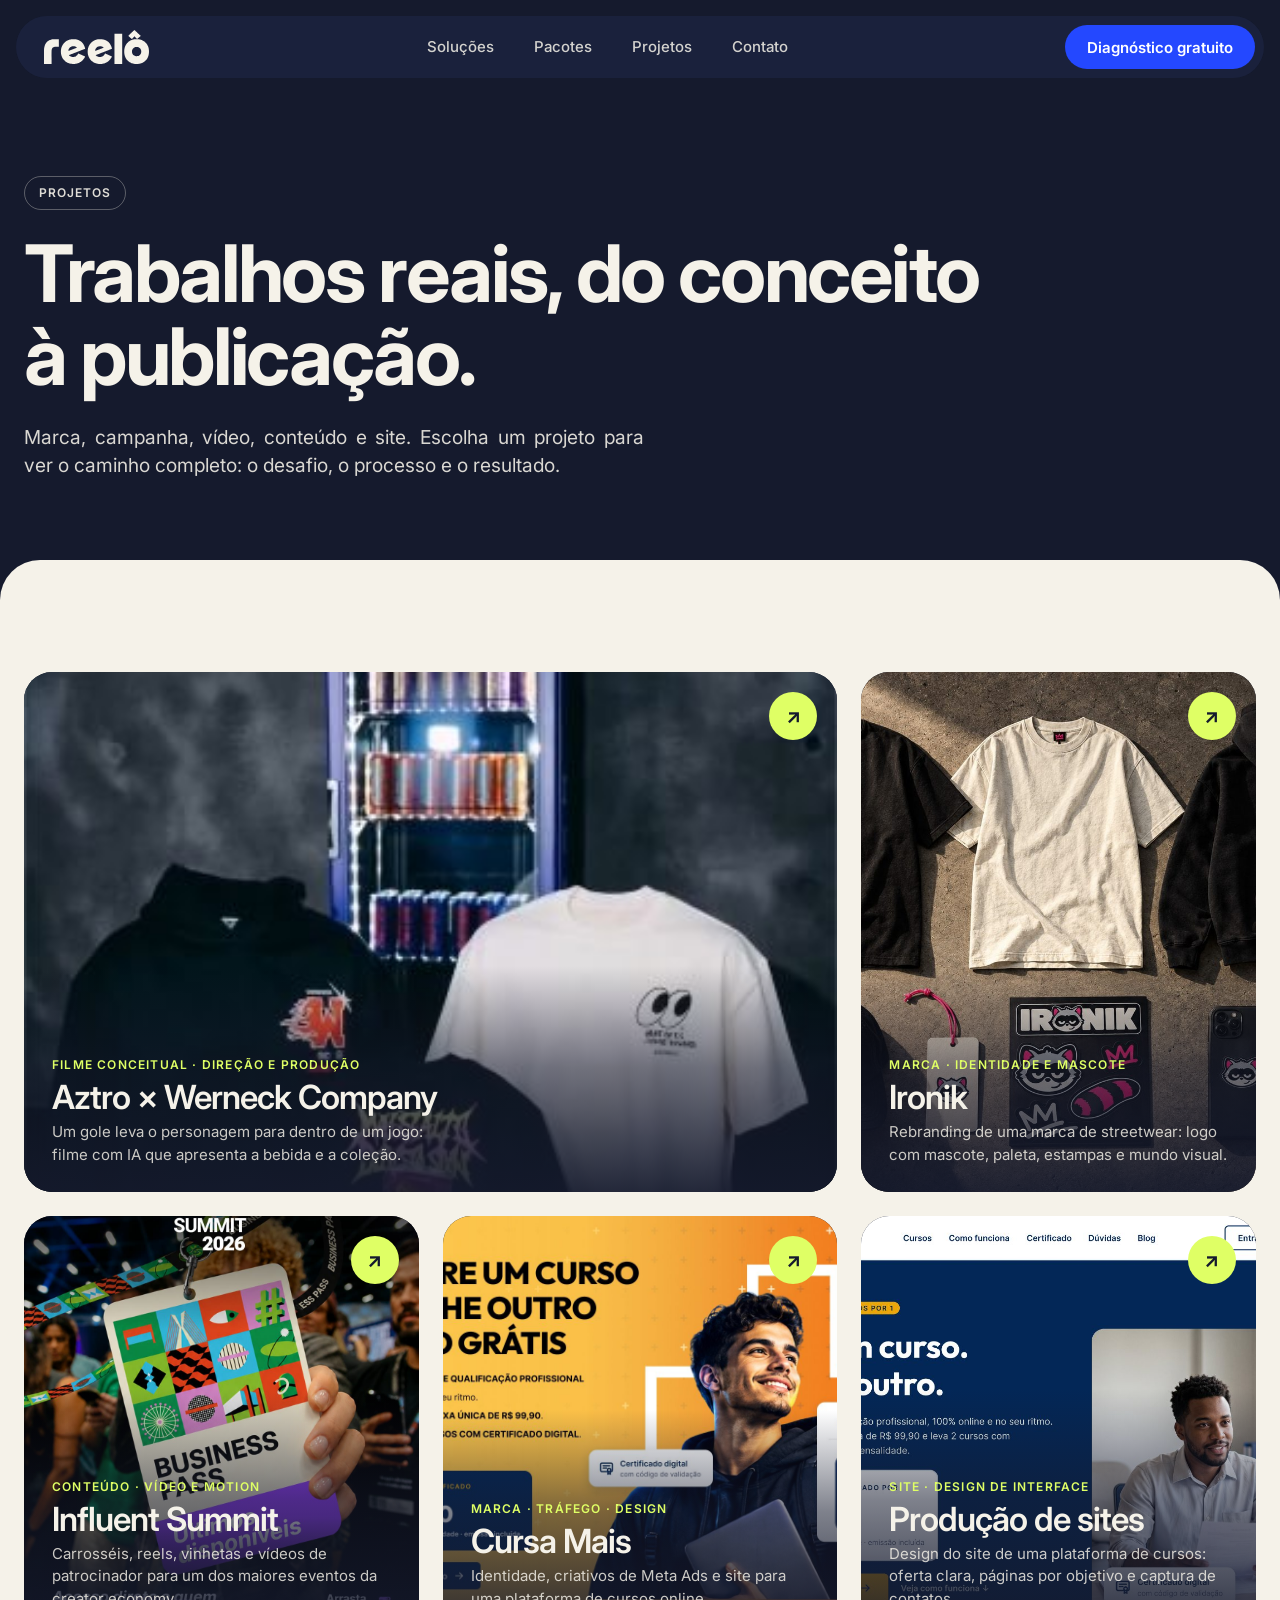
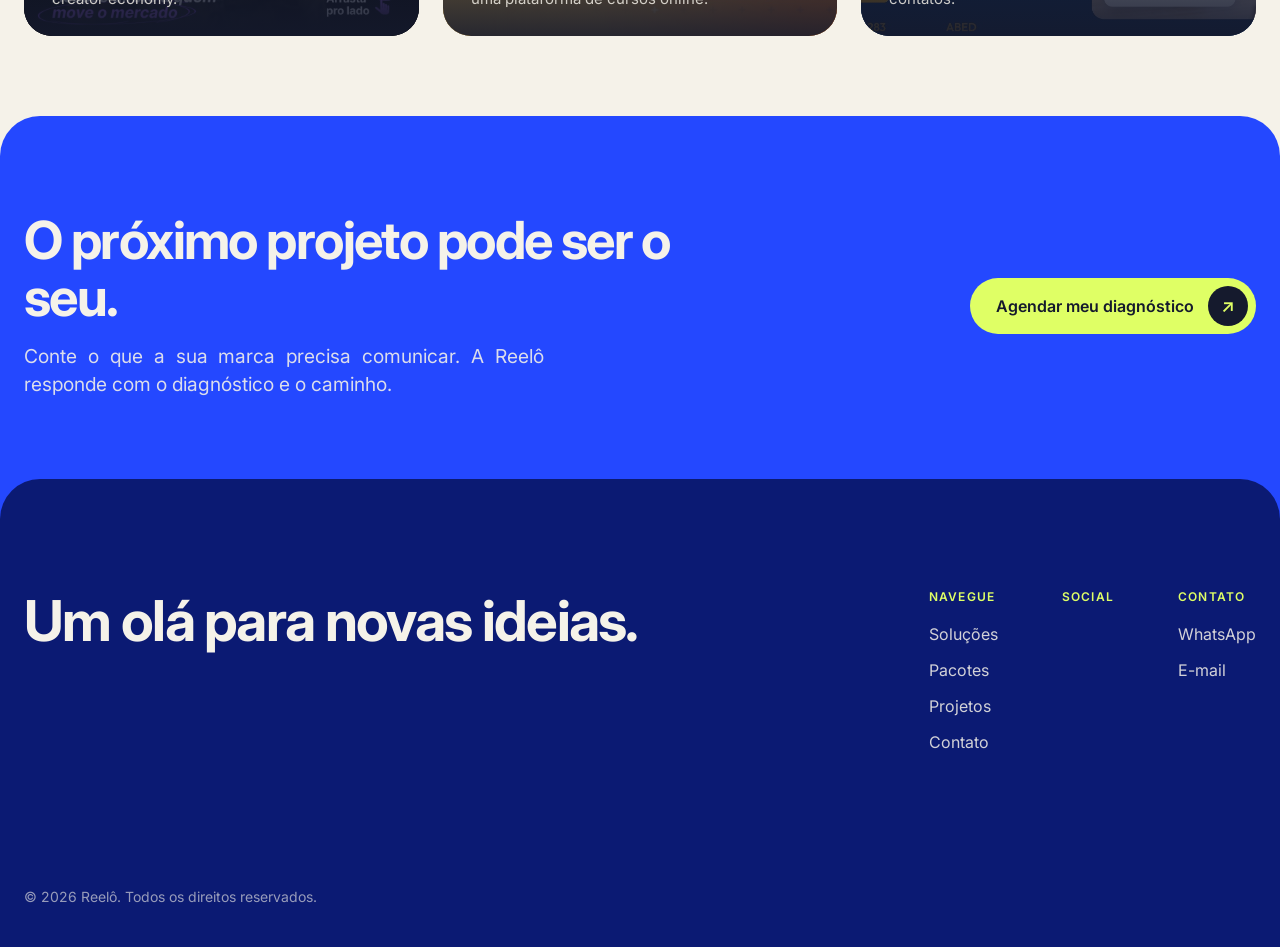
<file: portfolio.html>
<!doctype html>
<html lang="pt-BR">
<head>
<meta charset="utf-8">
<meta name="viewport" content="width=device-width, initial-scale=1">
<title>Projetos · Reelô</title>
<meta name="description" content="Projetos em que a Reelô e o seu time já atuaram: campanha, marca, vídeo, conteúdo e site.">
<meta name="robots" content="noindex, nofollow"><!-- remover junto com o da home -->
<meta property="og:title" content="Projetos · Reelô">
<meta property="og:description" content="Projetos em que a Reelô e o seu time já atuaram: campanha, marca, vídeo, conteúdo e site.">
<meta property="og:type" content="website">
<meta property="og:image" content="assets/hero.png">
<meta name="theme-color" content="#151A2D">
<link rel="icon" href="assets/favicon.svg" type="image/svg+xml">
<link rel="preconnect" href="https://fonts.googleapis.com">
<link rel="preconnect" href="https://fonts.gstatic.com" crossorigin>
<link href="https://fonts.googleapis.com/css2?family=Inter:wght@400;500;600;700;800&display=swap" rel="stylesheet">
<link rel="stylesheet" href="style.css">
<link rel="stylesheet" href="projetos.css">
</head>
<body>
<header class="nav" id="topo">
  <a class="nav__logo" href="index.html" aria-label="Reelô, início"><img src="assets/logo.svg" alt="Reelô" width="104" height="34"></a>
  <nav class="nav__links" aria-label="Principal">
    <a href="index.html#solucoes">Soluções</a><a href="index.html#pacotes">Pacotes</a><a href="portfolio.html">Projetos</a><a href="index.html#contato">Contato</a>
  </nav>
  <a class="btn btn--azul nav__cta" href="index.html#contato">Diagnóstico gratuito</a>
  <button class="burger" id="burger" aria-label="Abrir menu" aria-expanded="false" aria-controls="menu"><span></span><span></span><span></span></button>
</header>
<div class="menu" id="menu" hidden>
  <nav aria-label="Menu">
    <a href="index.html#solucoes"><i>01</i>Soluções<b>→</b></a>
    <a href="index.html#pacotes"><i>02</i>Pacotes<b>→</b></a>
    <a href="portfolio.html"><i>03</i>Projetos<b>→</b></a>
    <a href="index.html#contato"><i>04</i>Contato<b>→</b></a>
  </nav>
  <a class="btn btn--azul btn--full" href="index.html#contato">Agendar meu diagnóstico gratuito <span class="btn__c">↗</span></a>
  <p>Um olá para novas ideias.</p>
</div>
<main>

<section style="z-index:2" class="sec sec--ink pg-topo">
  <div class="wrap">
    <span class="tag tag--claro">Projetos</span>
    <h1>Trabalhos reais, do conceito à publicação.</h1>
    <p class="lead">Marca, campanha, vídeo, conteúdo e site. Escolha um projeto para ver o caminho completo: o desafio, o processo e o resultado.</p>
  </div>
</section>
<section style="z-index:3" class="sec sec--creme">
  <div class="wrap">
    <div class="cards"><a class="card card--g" href="projeto-aztro.html" aria-label="Ver o projeto Aztro × Werneck Company"><img src="assets/projetos/aztro-colecao.jpg" alt="Coleção da Werneck Company com a bebida Aztro sobre fundo escuro" loading="lazy" style="object-position:center"><span class="card__ir" aria-hidden="true">↗</span><span class="card__txt"><span class="card__cat">Filme conceitual · Direção e produção</span><h3>Aztro × Werneck Company</h3><p>Um gole leva o personagem para dentro de um jogo: filme com IA que apresenta a bebida e a coleção.</p></span></a><a class="card" href="projeto-ironik.html" aria-label="Ver o projeto Ironik"><img src="assets/projetos/ironik-m-08.jpg" alt="Camisetas, boné, tag e adesivos da Ironik sobre concreto" loading="lazy" style="object-position:center"><span class="card__ir" aria-hidden="true">↗</span><span class="card__txt"><span class="card__cat">Marca · Identidade e mascote</span><h3>Ironik</h3><p>Rebranding de uma marca de streetwear: logo com mascote, paleta, estampas e mundo visual.</p></span></a><a class="card" href="projeto-influent-summit.html" aria-label="Ver o projeto Influent Summit"><img src="assets/projetos/influent-carrossel-07-slide-01.jpg" alt="Carrossel do Influent Summit 2026: Business Pass" loading="lazy" style="object-position:center"><span class="card__ir" aria-hidden="true">↗</span><span class="card__txt"><span class="card__cat">Conteúdo · Vídeo e motion</span><h3>Influent Summit</h3><p>Carrosséis, reels, vinhetas e vídeos de patrocinador para um dos maiores eventos da creator economy.</p></span></a><a class="card" href="projeto-cursa-mais.html" aria-label="Ver o projeto Cursa Mais"><img src="assets/projetos/cursamais-site-hero.jpg" alt="Home do site da Cursa+ com a oferta de dois cursos" loading="lazy" style="object-position:center"><span class="card__ir" aria-hidden="true">↗</span><span class="card__txt"><span class="card__cat">Marca · Tráfego · Design</span><h3>Cursa Mais</h3><p>Identidade, criativos de Meta Ads e site para uma plataforma de cursos online.</p></span></a><a class="card" href="projeto-sites.html" aria-label="Ver o projeto Produção de sites"><img src="assets/projetos/sites-home.jpg" alt="Home do site da Cursa+ com a oferta de dois cursos" loading="lazy" style="object-position:center"><span class="card__ir" aria-hidden="true">↗</span><span class="card__txt"><span class="card__cat">Site · Design de interface</span><h3>Produção de sites</h3><p>Design do site de uma plataforma de cursos: oferta clara, páginas por objetivo e captura de contatos.</p></span></a></div>
  </div>
</section>
<section style="z-index:4" class="sec sec--azul cta-final">
  <div class="wrap">
    <div><h2>O próximo projeto pode ser o seu.</h2><p class="lead">Conte o que a sua marca precisa comunicar. A Reelô responde com o diagnóstico e o caminho.</p></div>
    <a class="btn btn--cha" href="index.html#contato" data-wa="Olá, Reelô! Quero agendar o diagnóstico gratuito.">Agendar meu diagnóstico <span class="btn__c btn__c--ink">↗</span></a>
  </div>
</section>
</main>
<footer class="rodape sec sec--profundo" style="z-index:30">
  <div class="wrap">
    <div class="rodape__topo">
      <p class="rodape__lema">Um olá para novas ideias.</p>
      <div class="rodape__cols">
        <div><h4>Navegue</h4><a href="index.html#solucoes">Soluções</a><a href="index.html#pacotes">Pacotes</a><a href="portfolio.html">Projetos</a><a href="index.html#contato">Contato</a></div>
        <div><h4>Social</h4><a data-rede="instagram" href="index.html#contato">Instagram</a><a data-rede="youtube" href="index.html#contato">YouTube</a><a data-rede="linkedin" href="index.html#contato">LinkedIn</a></div>
        <div><h4>Contato</h4><a data-rede="whatsapp" href="index.html#contato">WhatsApp</a><a data-rede="email" href="index.html#contato">E-mail</a></div>
      </div>
    </div>
    <p class="rodape__c">© 2026 Reelô. Todos os direitos reservados.</p>
  </div>
</footer>
<script src="site.js"></script>
</body>
</html>
</file>
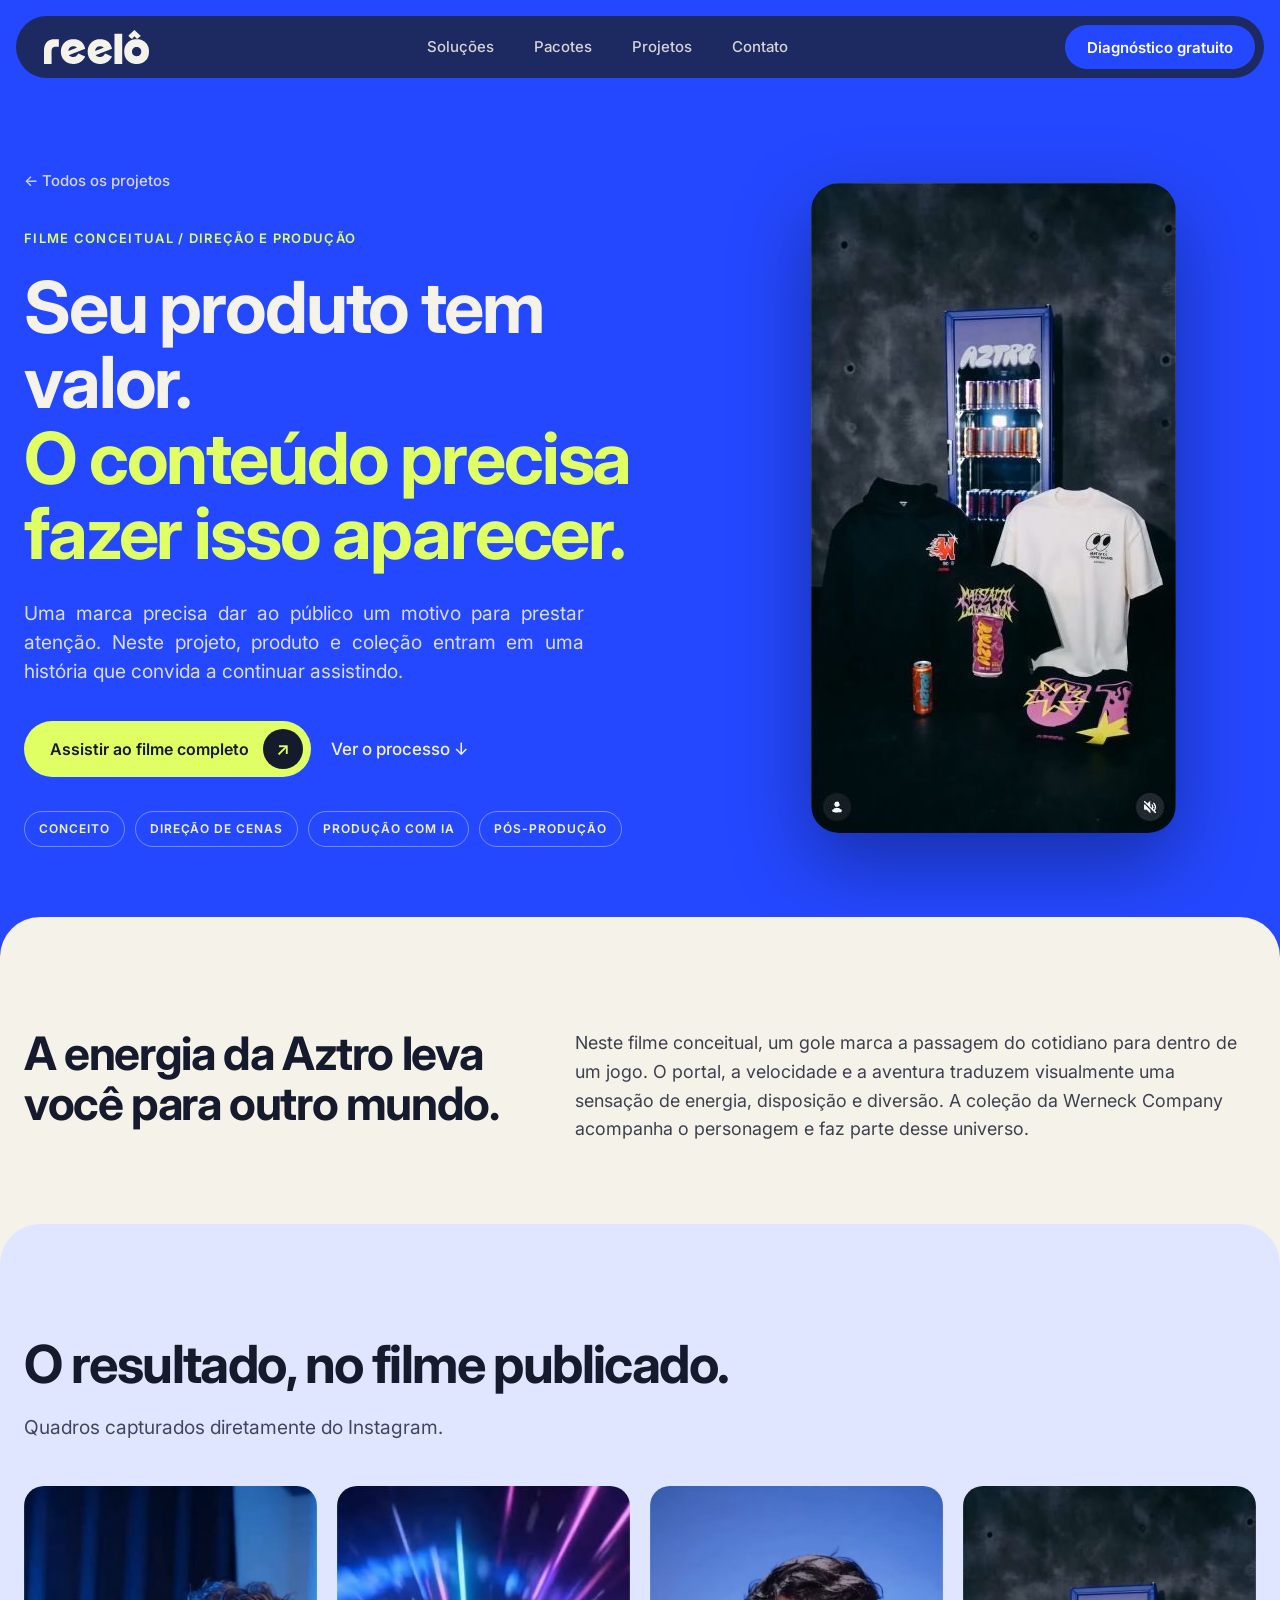
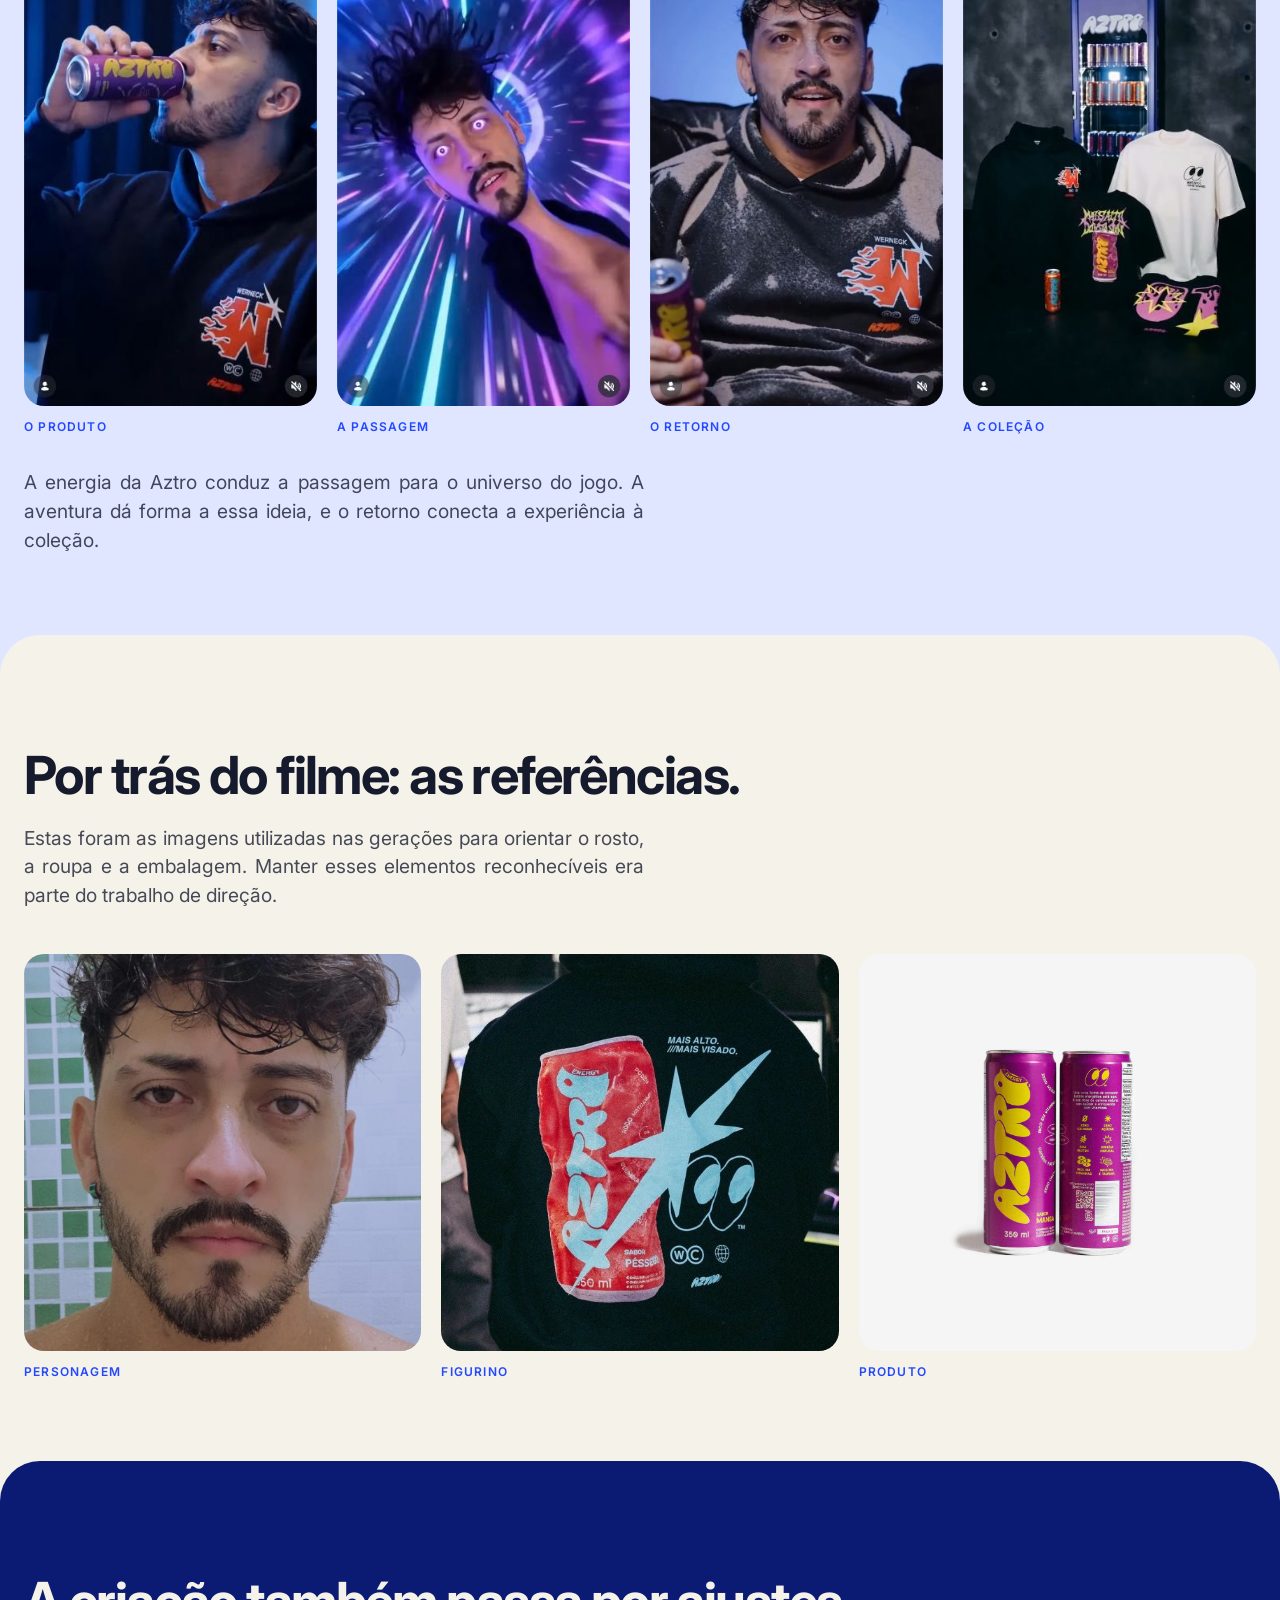
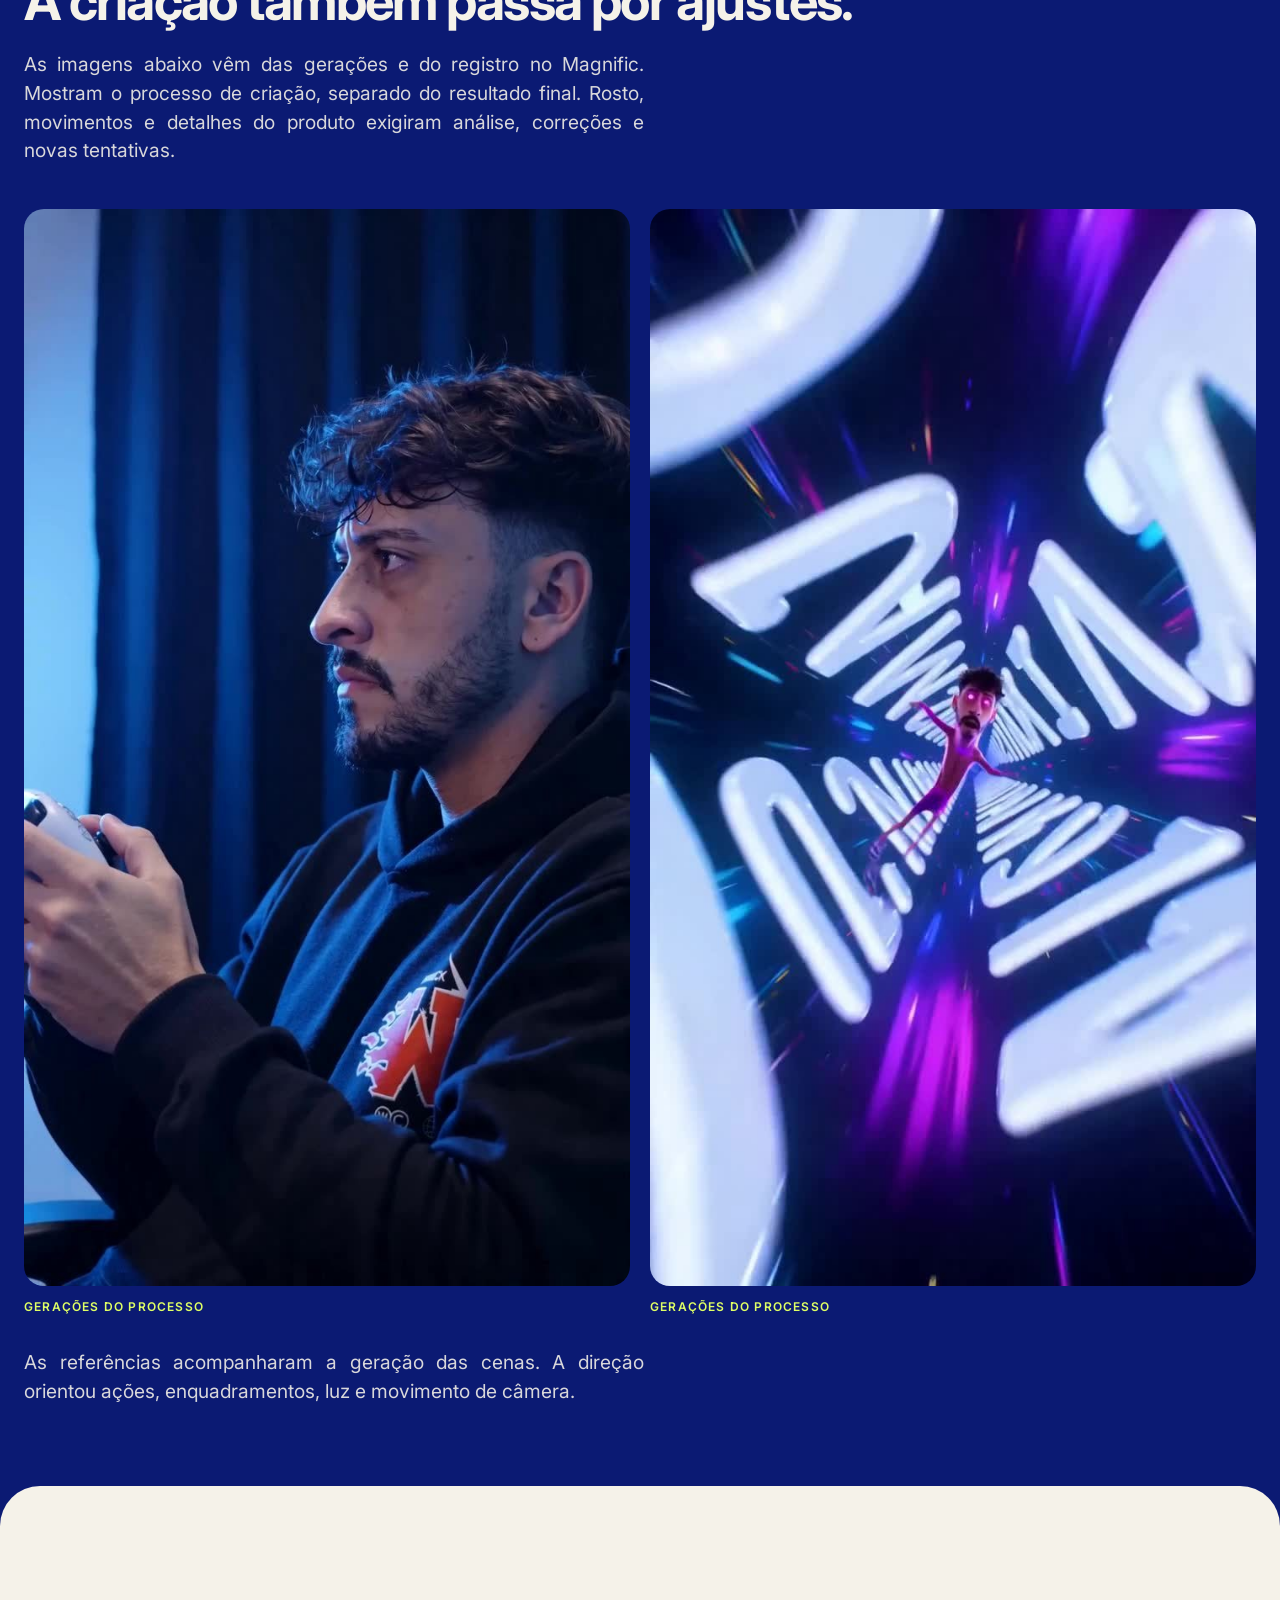
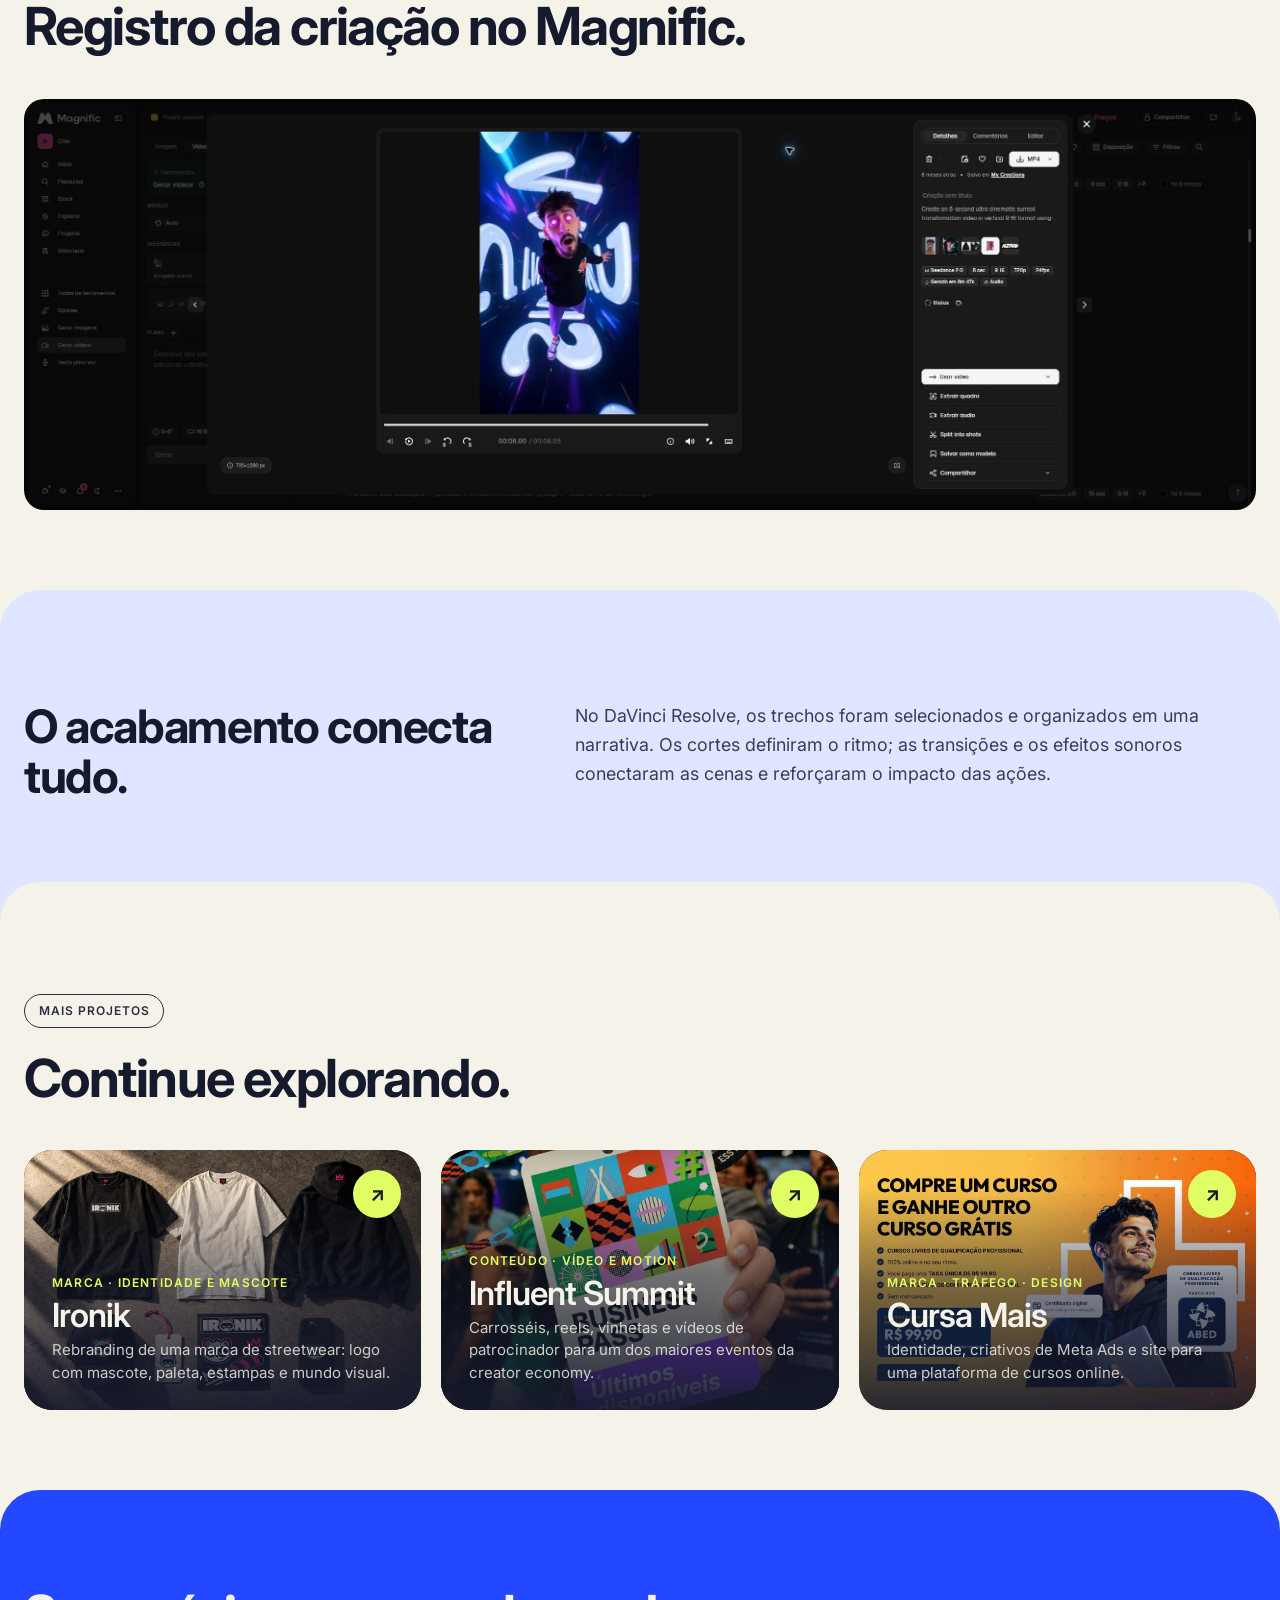
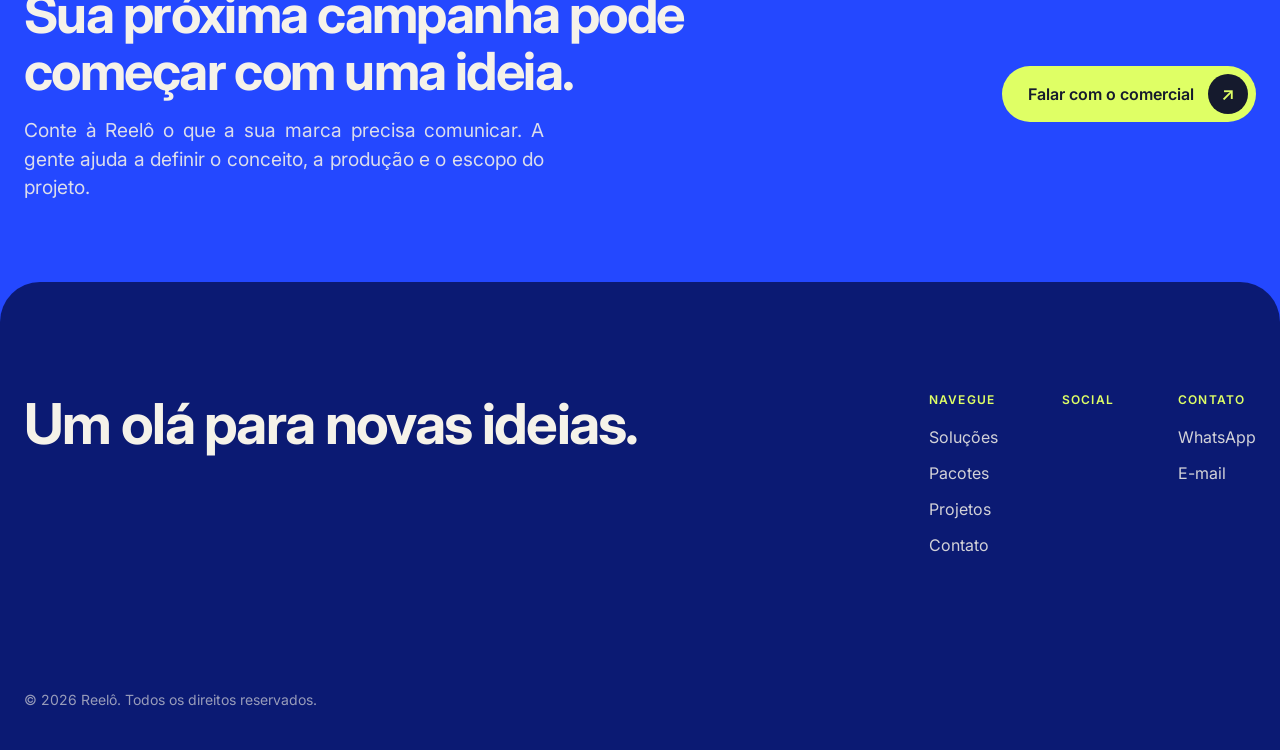
<file: projeto-aztro.html>
<!doctype html>
<html lang="pt-BR">
<head>
<meta charset="utf-8">
<meta name="viewport" content="width=device-width, initial-scale=1">
<title>Aztro × Werneck Company · Projetos · Reelô</title>
<meta name="description" content="Um gole leva o personagem para dentro de um jogo: filme com IA que apresenta a bebida e a coleção.">
<meta name="robots" content="noindex, nofollow"><!-- remover junto com o da home -->
<meta property="og:title" content="Aztro × Werneck Company · Projetos · Reelô">
<meta property="og:description" content="Um gole leva o personagem para dentro de um jogo: filme com IA que apresenta a bebida e a coleção.">
<meta property="og:type" content="website">
<meta property="og:image" content="assets/projetos/aztro-colecao.jpg">
<meta name="theme-color" content="#151A2D">
<link rel="icon" href="assets/favicon.svg" type="image/svg+xml">
<link rel="preconnect" href="https://fonts.googleapis.com">
<link rel="preconnect" href="https://fonts.gstatic.com" crossorigin>
<link href="https://fonts.googleapis.com/css2?family=Inter:wght@400;500;600;700;800&display=swap" rel="stylesheet">
<link rel="stylesheet" href="style.css">
<link rel="stylesheet" href="projetos.css">
</head>
<body>
<header class="nav" id="topo">
  <a class="nav__logo" href="index.html" aria-label="Reelô, início"><img src="assets/logo.svg" alt="Reelô" width="104" height="34"></a>
  <nav class="nav__links" aria-label="Principal">
    <a href="index.html#solucoes">Soluções</a><a href="index.html#pacotes">Pacotes</a><a href="portfolio.html">Projetos</a><a href="index.html#contato">Contato</a>
  </nav>
  <a class="btn btn--azul nav__cta" href="index.html#contato">Diagnóstico gratuito</a>
  <button class="burger" id="burger" aria-label="Abrir menu" aria-expanded="false" aria-controls="menu"><span></span><span></span><span></span></button>
</header>
<div class="menu" id="menu" hidden>
  <nav aria-label="Menu">
    <a href="index.html#solucoes"><i>01</i>Soluções<b>→</b></a>
    <a href="index.html#pacotes"><i>02</i>Pacotes<b>→</b></a>
    <a href="portfolio.html"><i>03</i>Projetos<b>→</b></a>
    <a href="index.html#contato"><i>04</i>Contato<b>→</b></a>
  </nav>
  <a class="btn btn--azul btn--full" href="index.html#contato">Agendar meu diagnóstico gratuito <span class="btn__c">↗</span></a>
  <p>Um olá para novas ideias.</p>
</div>
<main>

<section style="z-index:2" class="sec sec--azul pj-hero">
  <div class="wrap pj-hero__in">
    <div>
      <a class="voltar" href="portfolio.html">← Todos os projetos</a>
      <p class="pj-hero__kick">Filme conceitual / Direção e produção</p>
      <h1>Seu produto tem valor.<em>O conteúdo precisa fazer isso aparecer.</em></h1>
      <p class="lead">Uma marca precisa dar ao público um motivo para prestar atenção. Neste projeto, produto e coleção entram em uma história que convida a continuar assistindo.</p>
      <div class="pj-hero__cta"><a class="btn btn--cha" href="https://www.instagram.com/p/DYIPCVpR0rk/" target="_blank" rel="noopener">Assistir ao filme completo <span class="btn__c btn__c--ink">↗</span></a><a class="link-seta" href="#resultado">Ver o processo ↓</a></div>
      <ul class="meta"><li>Conceito</li><li>Direção de cenas</li><li>Produção com IA</li><li>Pós-produção</li></ul>
    </div>
    <div class="pj-hero__img pj-hero__img--vert"><img src="assets/projetos/aztro-colecao.jpg" alt="Coleção da Werneck Company com a bebida Aztro sobre fundo escuro"></div>
  </div>
</section>
<div id="resultado"></div><section style="z-index:3" class="sec sec--creme"><div class="wrap texto"><div><h2>A energia da Aztro leva você para outro mundo.</h2></div><div><p>Neste filme conceitual, um gole marca a passagem do cotidiano para dentro de um jogo. O portal, a velocidade e a aventura traduzem visualmente uma sensação de energia, disposição e diversão. A coleção da Werneck Company acompanha o personagem e faz parte desse universo.</p></div></div></section><section style="z-index:4" class="sec sec--nevoa"><div class="wrap"><header class="cab cab--p"><h2>O resultado, no filme publicado.</h2><p class="lead lead--ink">Quadros capturados diretamente do Instagram.</p></header><div class="tira tira--4 tira--v"><figure><img src="assets/projetos/aztro-produto.jpg" alt="Personagem bebendo a Aztro" loading="lazy"><figcaption>O produto</figcaption></figure><figure><img src="assets/projetos/aztro-passagem.jpg" alt="Personagem atravessando um túnel de luz" loading="lazy"><figcaption>A passagem</figcaption></figure><figure><img src="assets/projetos/aztro-retorno.jpg" alt="Personagem de volta, segurando a lata" loading="lazy"><figcaption>O retorno</figcaption></figure><figure><img src="assets/projetos/aztro-colecao.jpg" alt="Coleção Werneck Company" loading="lazy"><figcaption>A coleção</figcaption></figure></div><p class="lead lead--ink" style="margin-top:32px">A energia da Aztro conduz a passagem para o universo do jogo. A aventura dá forma a essa ideia, e o retorno conecta a experiência à coleção.</p></div></section><section style="z-index:5" class="sec sec--creme"><div class="wrap"><header class="cab cab--p"><h2>Por trás do filme: as referências.</h2><p class="lead lead--ink">Estas foram as imagens utilizadas nas gerações para orientar o rosto, a roupa e a embalagem. Manter esses elementos reconhecíveis era parte do trabalho de direção.</p></header><div class="tira tira--3 tira--q"><figure><img src="assets/projetos/aztro-ref-personagem.jpg" alt="Foto de referência do personagem" loading="lazy"><figcaption>Personagem</figcaption></figure><figure><img src="assets/projetos/aztro-ref-figurino.jpg" alt="Foto de referência do figurino" loading="lazy"><figcaption>Figurino</figcaption></figure><figure><img src="assets/projetos/aztro-ref-produto.jpg" alt="Foto de referência das latas Aztro" loading="lazy"><figcaption>Produto</figcaption></figure></div></div></section><section style="z-index:6" class="sec sec--profundo"><div class="wrap"><header class="cab cab--p"><h2>A criação também passa por ajustes.</h2><p class="lead ">As imagens abaixo vêm das gerações e do registro no Magnific. Mostram o processo de criação, separado do resultado final. Rosto, movimentos e detalhes do produto exigiram análise, correções e novas tentativas.</p></header><div class="tira tira--2 tira--v"><figure><img src="assets/projetos/aztro-proc-1.jpg" alt="Geração do processo: personagem com o controle de videogame" loading="lazy"><figcaption>Gerações do processo</figcaption></figure><figure><img src="assets/projetos/aztro-proc-2.jpg" alt="Geração do processo: túnel com letras luminosas" loading="lazy"><figcaption>Gerações do processo</figcaption></figure></div><p class="lead" style="margin-top:32px">As referências acompanharam a geração das cenas. A direção orientou ações, enquadramentos, luz e movimento de câmera.</p></div></section><section style="z-index:7" class="sec sec--creme"><div class="wrap"><header class="cab cab--p"><h2>Registro da criação no Magnific.</h2></header><figure class="wide"><img src="assets/projetos/aztro-proc-magnific.jpg" alt="Tela do Magnific durante a criação do filme" loading="lazy"></figure></div></section><section style="z-index:8" class="sec sec--nevoa"><div class="wrap texto"><div><h2>O acabamento conecta tudo.</h2></div><div><p>No DaVinci Resolve, os trechos foram selecionados e organizados em uma narrativa. Os cortes definiram o ritmo; as transições e os efeitos sonoros conectaram as cenas e reforçaram o impacto das ações.</p></div></div></section>
<section style="z-index:9" class="sec sec--creme">
  <div class="wrap">
    <header class="cab cab--p"><span class="tag">Mais projetos</span><h2>Continue explorando.</h2></header>
    <div class="outros cards"><a class="card" href="projeto-ironik.html" aria-label="Ver o projeto Ironik"><img src="assets/projetos/ironik-m-08.jpg" alt="Camisetas, boné, tag e adesivos da Ironik sobre concreto" loading="lazy" style="object-position:center"><span class="card__ir" aria-hidden="true">↗</span><span class="card__txt"><span class="card__cat">Marca · Identidade e mascote</span><h3>Ironik</h3><p>Rebranding de uma marca de streetwear: logo com mascote, paleta, estampas e mundo visual.</p></span></a><a class="card" href="projeto-influent-summit.html" aria-label="Ver o projeto Influent Summit"><img src="assets/projetos/influent-carrossel-07-slide-01.jpg" alt="Carrossel do Influent Summit 2026: Business Pass" loading="lazy" style="object-position:center"><span class="card__ir" aria-hidden="true">↗</span><span class="card__txt"><span class="card__cat">Conteúdo · Vídeo e motion</span><h3>Influent Summit</h3><p>Carrosséis, reels, vinhetas e vídeos de patrocinador para um dos maiores eventos da creator economy.</p></span></a><a class="card" href="projeto-cursa-mais.html" aria-label="Ver o projeto Cursa Mais"><img src="assets/projetos/cursamais-site-hero.jpg" alt="Home do site da Cursa+ com a oferta de dois cursos" loading="lazy" style="object-position:center"><span class="card__ir" aria-hidden="true">↗</span><span class="card__txt"><span class="card__cat">Marca · Tráfego · Design</span><h3>Cursa Mais</h3><p>Identidade, criativos de Meta Ads e site para uma plataforma de cursos online.</p></span></a></div>
  </div>
</section>
<section style="z-index:10" class="sec sec--azul cta-final">
  <div class="wrap">
    <div><h2>Sua próxima campanha pode começar com uma ideia.</h2><p class="lead">Conte à Reelô o que a sua marca precisa comunicar. A gente ajuda a definir o conceito, a produção e o escopo do projeto.</p></div>
    <a class="btn btn--cha" href="index.html#contato" data-wa="Olá, Reelô! Vi o projeto Aztro × Werneck Company no site e quero conversar sobre o meu.">Falar com o comercial <span class="btn__c btn__c--ink">↗</span></a>
  </div>
</section>
</main>
<footer class="rodape sec sec--profundo" style="z-index:30">
  <div class="wrap">
    <div class="rodape__topo">
      <p class="rodape__lema">Um olá para novas ideias.</p>
      <div class="rodape__cols">
        <div><h4>Navegue</h4><a href="index.html#solucoes">Soluções</a><a href="index.html#pacotes">Pacotes</a><a href="portfolio.html">Projetos</a><a href="index.html#contato">Contato</a></div>
        <div><h4>Social</h4><a data-rede="instagram" href="index.html#contato">Instagram</a><a data-rede="youtube" href="index.html#contato">YouTube</a><a data-rede="linkedin" href="index.html#contato">LinkedIn</a></div>
        <div><h4>Contato</h4><a data-rede="whatsapp" href="index.html#contato">WhatsApp</a><a data-rede="email" href="index.html#contato">E-mail</a></div>
      </div>
    </div>
    <p class="rodape__c">© 2026 Reelô. Todos os direitos reservados.</p>
  </div>
</footer>
<script src="site.js"></script>
</body>
</html>
</file>
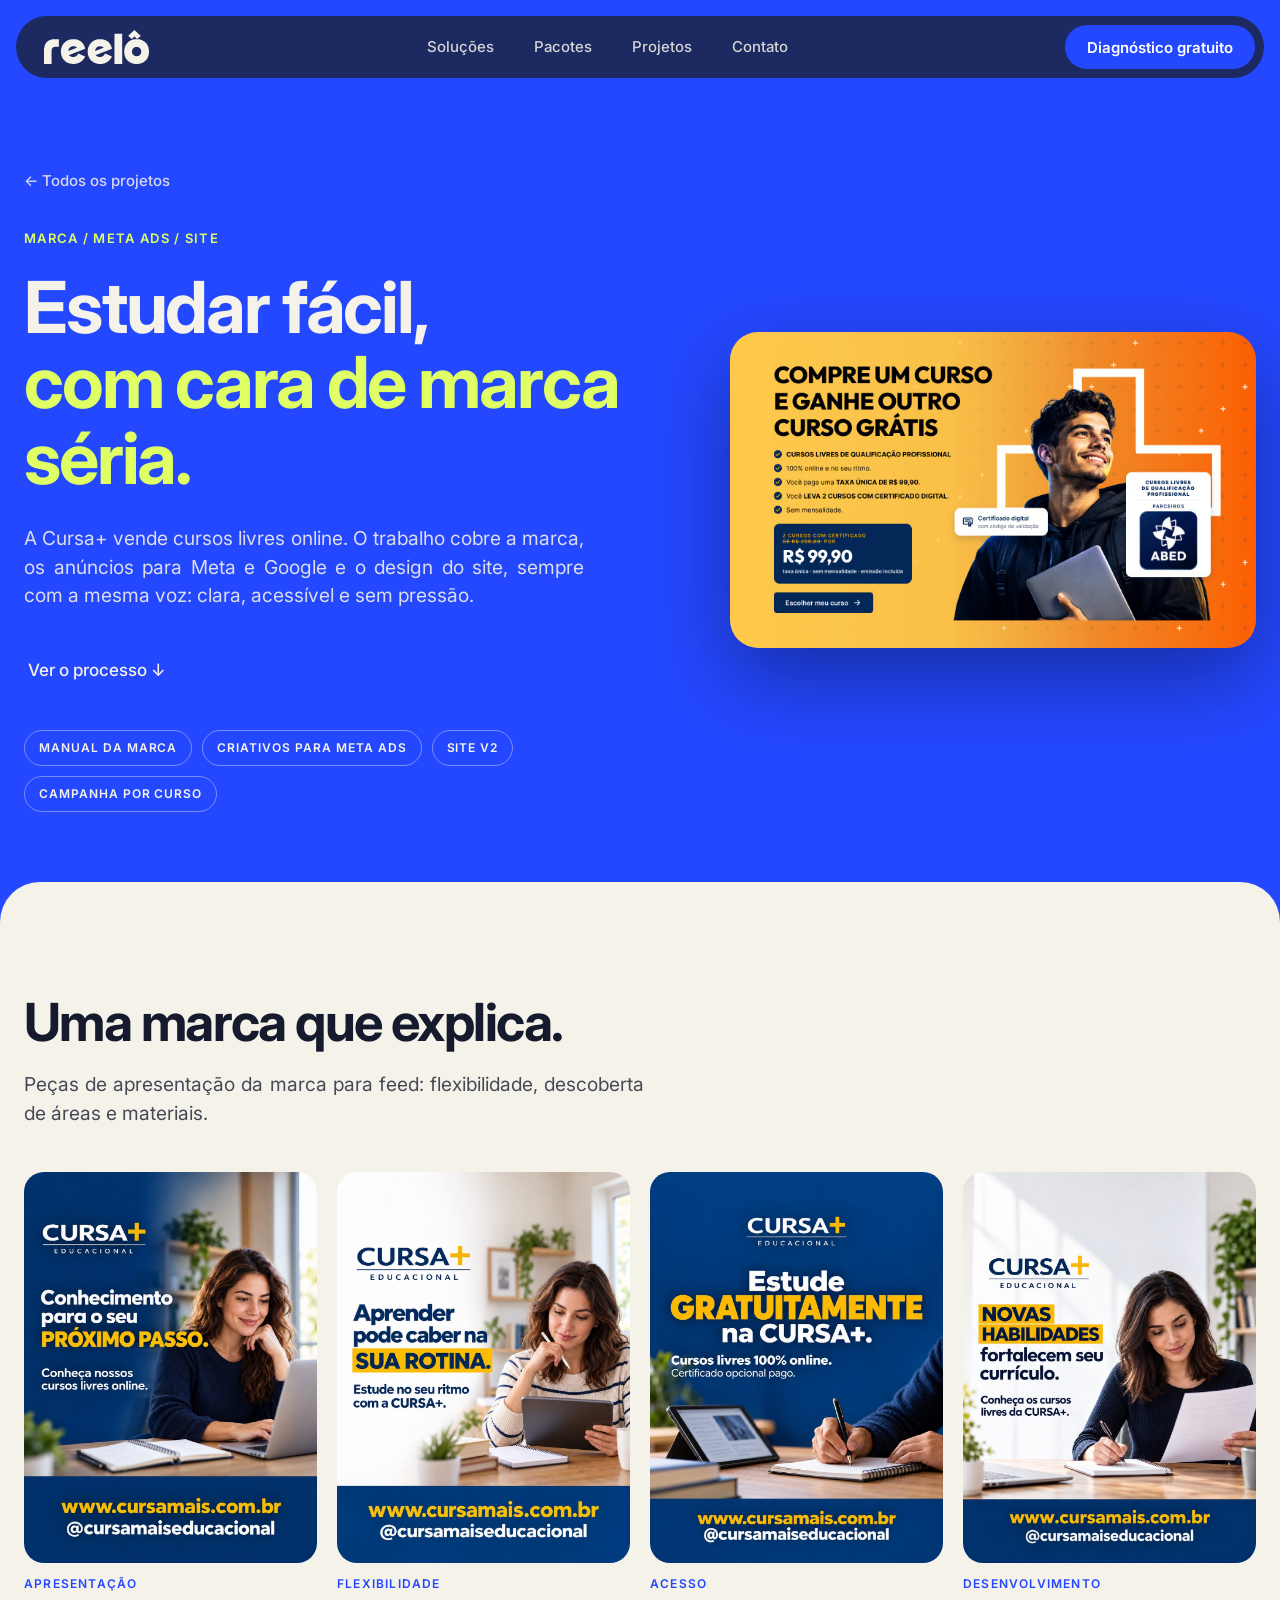
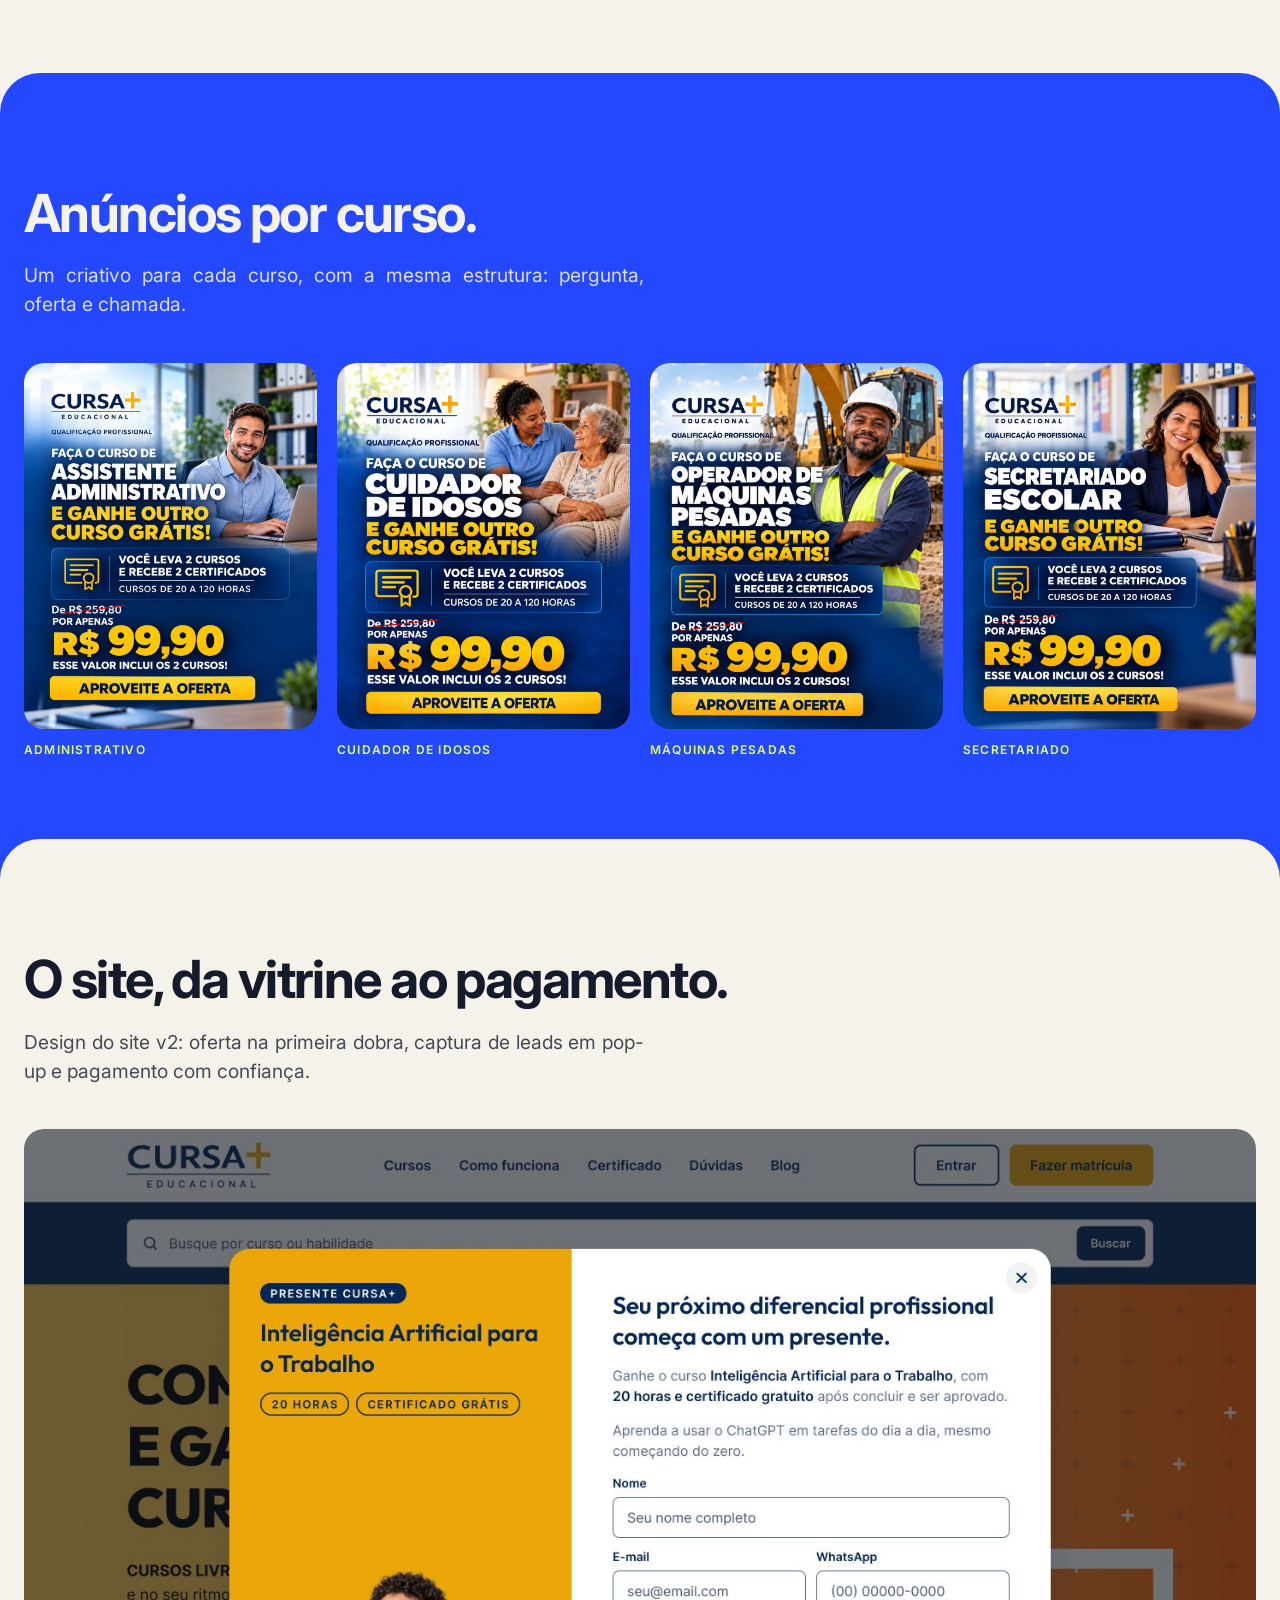
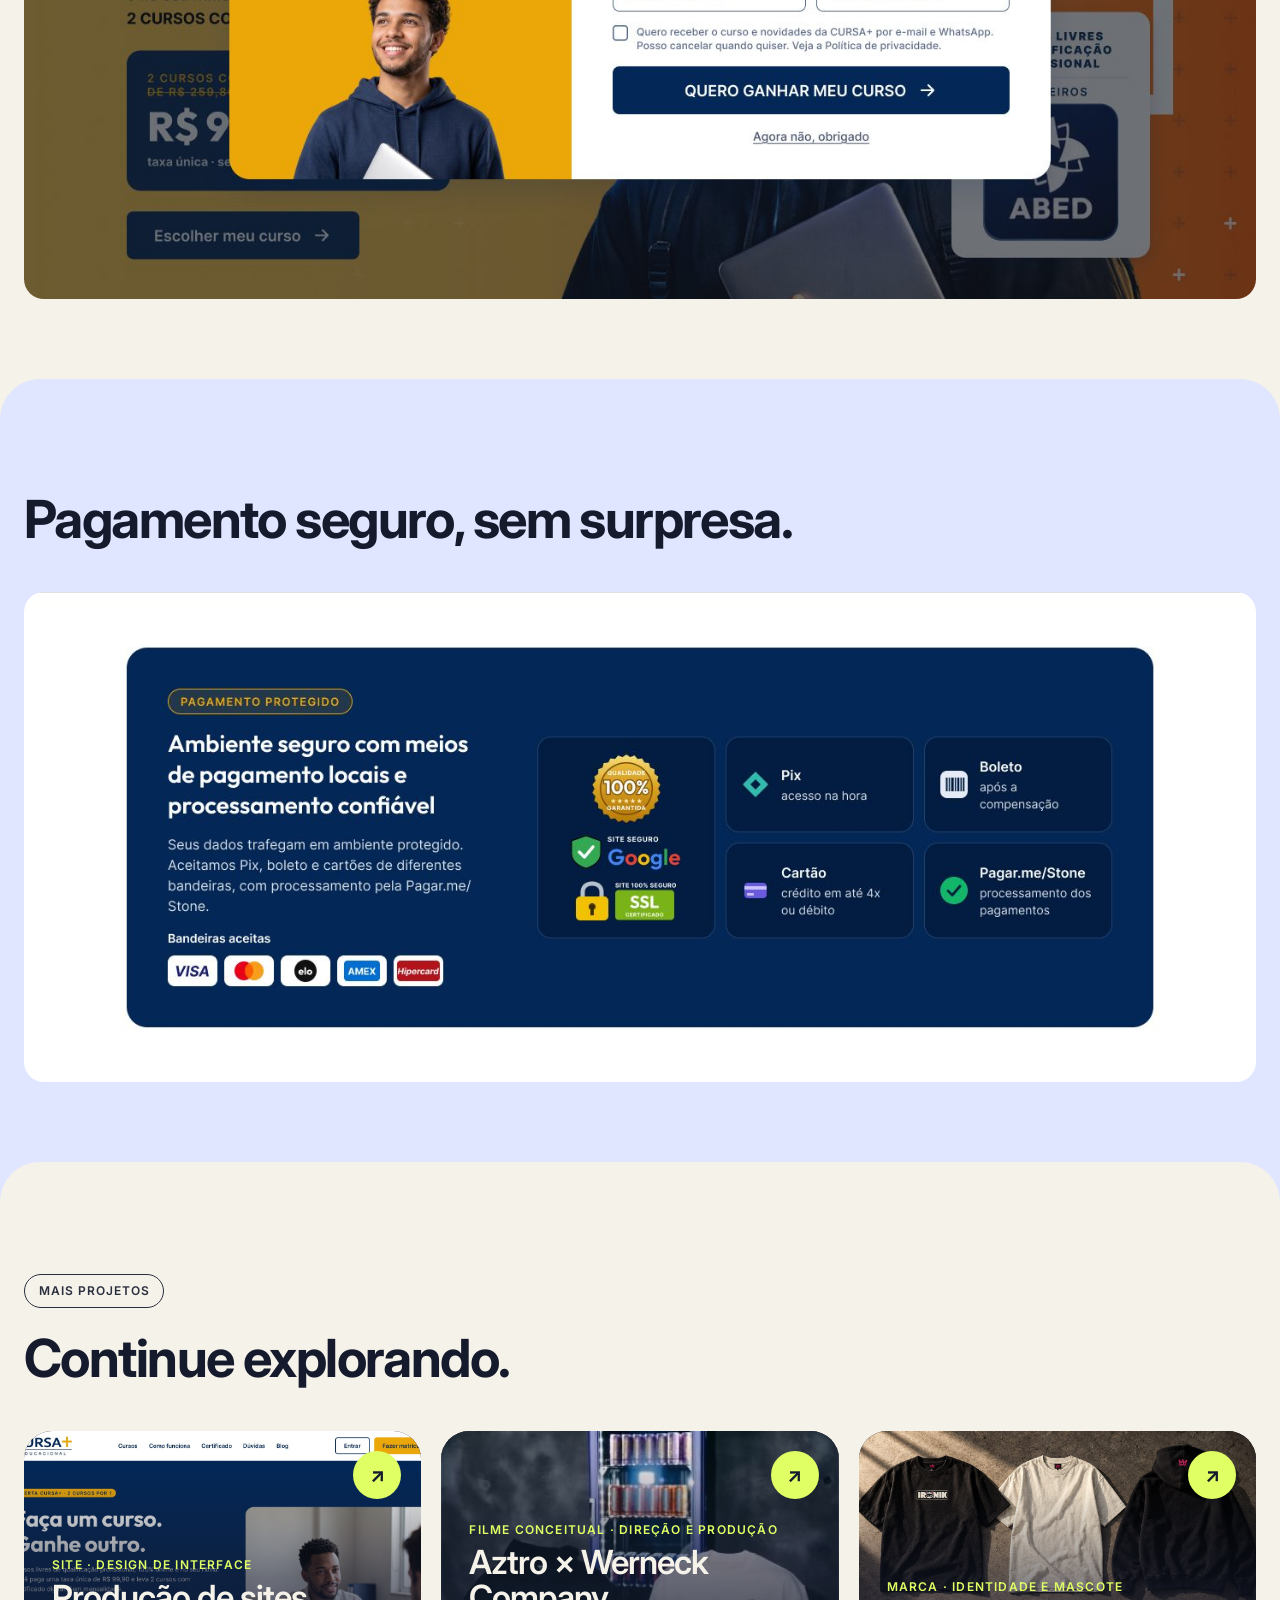
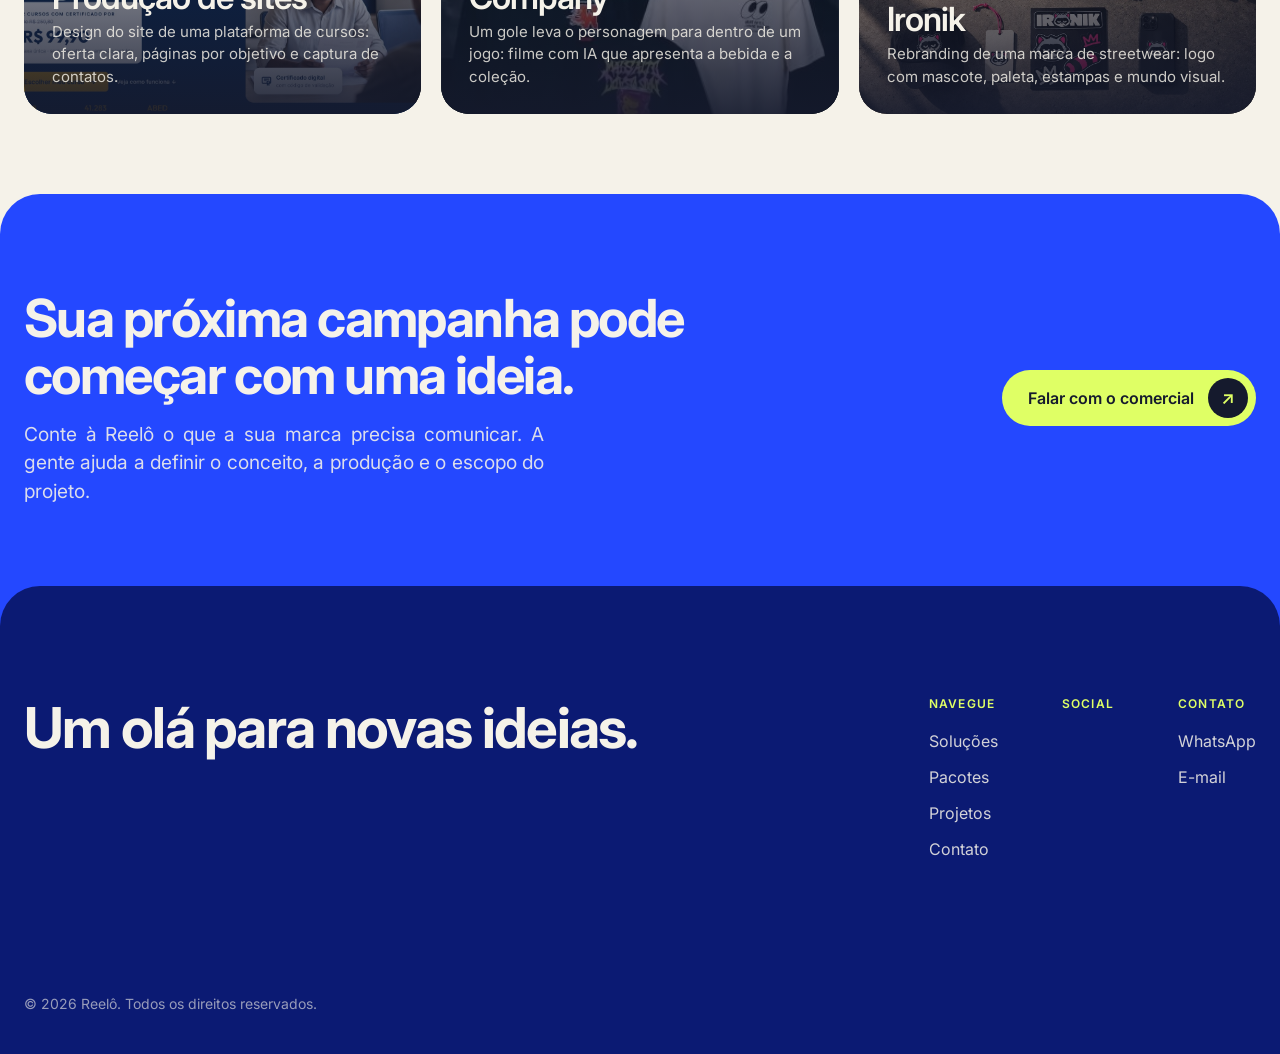
<file: projeto-cursa-mais.html>
<!doctype html>
<html lang="pt-BR">
<head>
<meta charset="utf-8">
<meta name="viewport" content="width=device-width, initial-scale=1">
<title>Cursa Mais · Projetos · Reelô</title>
<meta name="description" content="Identidade, criativos de Meta Ads e site para uma plataforma de cursos online.">
<meta name="robots" content="noindex, nofollow"><!-- remover junto com o da home -->
<meta property="og:title" content="Cursa Mais · Projetos · Reelô">
<meta property="og:description" content="Identidade, criativos de Meta Ads e site para uma plataforma de cursos online.">
<meta property="og:type" content="website">
<meta property="og:image" content="assets/projetos/cursamais-site-hero.jpg">
<meta name="theme-color" content="#151A2D">
<link rel="icon" href="assets/favicon.svg" type="image/svg+xml">
<link rel="preconnect" href="https://fonts.googleapis.com">
<link rel="preconnect" href="https://fonts.gstatic.com" crossorigin>
<link href="https://fonts.googleapis.com/css2?family=Inter:wght@400;500;600;700;800&display=swap" rel="stylesheet">
<link rel="stylesheet" href="style.css">
<link rel="stylesheet" href="projetos.css">
</head>
<body>
<header class="nav" id="topo">
  <a class="nav__logo" href="index.html" aria-label="Reelô, início"><img src="assets/logo.svg" alt="Reelô" width="104" height="34"></a>
  <nav class="nav__links" aria-label="Principal">
    <a href="index.html#solucoes">Soluções</a><a href="index.html#pacotes">Pacotes</a><a href="portfolio.html">Projetos</a><a href="index.html#contato">Contato</a>
  </nav>
  <a class="btn btn--azul nav__cta" href="index.html#contato">Diagnóstico gratuito</a>
  <button class="burger" id="burger" aria-label="Abrir menu" aria-expanded="false" aria-controls="menu"><span></span><span></span><span></span></button>
</header>
<div class="menu" id="menu" hidden>
  <nav aria-label="Menu">
    <a href="index.html#solucoes"><i>01</i>Soluções<b>→</b></a>
    <a href="index.html#pacotes"><i>02</i>Pacotes<b>→</b></a>
    <a href="portfolio.html"><i>03</i>Projetos<b>→</b></a>
    <a href="index.html#contato"><i>04</i>Contato<b>→</b></a>
  </nav>
  <a class="btn btn--azul btn--full" href="index.html#contato">Agendar meu diagnóstico gratuito <span class="btn__c">↗</span></a>
  <p>Um olá para novas ideias.</p>
</div>
<main>

<section style="z-index:2" class="sec sec--azul pj-hero">
  <div class="wrap pj-hero__in">
    <div>
      <a class="voltar" href="portfolio.html">← Todos os projetos</a>
      <p class="pj-hero__kick">Marca / Meta Ads / Site</p>
      <h1>Estudar fácil,<em>com cara de marca séria.</em></h1>
      <p class="lead">A Cursa+ vende cursos livres online. O trabalho cobre a marca, os anúncios para Meta e Google e o design do site, sempre com a mesma voz: clara, acessível e sem pressão.</p>
      <div class="pj-hero__cta"><a class="link-seta" href="#resultado">Ver o processo ↓</a></div>
      <ul class="meta"><li>Manual da marca</li><li>Criativos para Meta Ads</li><li>Site v2</li><li>Campanha por curso</li></ul>
    </div>
    <div class="pj-hero__img"><img src="assets/projetos/cursamais-site-hero.jpg" alt="Home do site da Cursa+ com a oferta de dois cursos"></div>
  </div>
</section>
<div id="resultado"></div><section style="z-index:3" class="sec sec--creme"><div class="wrap"><header class="cab cab--p"><h2>Uma marca que explica.</h2><p class="lead lead--ink">Peças de apresentação da marca para feed: flexibilidade, descoberta de áreas e materiais.</p></header><div class="tira tira--4 tira--c"><figure><img src="assets/projetos/cursamais-marca-01.jpg" alt="Peça de apresentação da marca Cursa+" loading="lazy"><figcaption>Apresentação</figcaption></figure><figure><img src="assets/projetos/cursamais-marca-02.jpg" alt="Peça sobre estudar no seu ritmo" loading="lazy"><figcaption>Flexibilidade</figcaption></figure><figure><img src="assets/projetos/cursamais-marca-04.jpg" alt="Peça sobre estudar gratuitamente" loading="lazy"><figcaption>Acesso</figcaption></figure><figure><img src="assets/projetos/cursamais-marca-08.jpg" alt="Peça sobre novas habilidades" loading="lazy"><figcaption>Desenvolvimento</figcaption></figure></div></div></section><section style="z-index:4" class="sec sec--azul"><div class="wrap"><header class="cab cab--p"><h2>Anúncios por curso.</h2><p class="lead ">Um criativo para cada curso, com a mesma estrutura: pergunta, oferta e chamada.</p></header><div class="tira tira--4 tira--a"><figure><img src="assets/projetos/cursamais-anuncio-assistente.jpg" alt="Anúncio do curso de Assistente Administrativo" loading="lazy"><figcaption>Administrativo</figcaption></figure><figure><img src="assets/projetos/cursamais-anuncio-cuidador.jpg" alt="Anúncio do curso de Cuidador de Idosos" loading="lazy"><figcaption>Cuidador de idosos</figcaption></figure><figure><img src="assets/projetos/cursamais-anuncio-operador.jpg" alt="Anúncio do curso de Operador de Máquinas Pesadas" loading="lazy"><figcaption>Máquinas pesadas</figcaption></figure><figure><img src="assets/projetos/cursamais-anuncio-secretariado.jpg" alt="Anúncio do curso de Secretariado Escolar" loading="lazy"><figcaption>Secretariado</figcaption></figure></div></div></section><section style="z-index:5" class="sec sec--creme"><div class="wrap"><header class="cab cab--p"><h2>O site, da vitrine ao pagamento.</h2><p class="lead lead--ink">Design do site v2: oferta na primeira dobra, captura de leads em pop-up e pagamento com confiança.</p></header><figure class="wide"><img src="assets/projetos/cursamais-site-popup.jpg" alt="Pop-up de captura de leads sobre a home da Cursa+" loading="lazy"></figure></div></section><section style="z-index:6" class="sec sec--nevoa"><div class="wrap"><header class="cab cab--p"><h2>Pagamento seguro, sem surpresa.</h2></header><figure class="wide"><img src="assets/projetos/cursamais-site-pagamento.jpg" alt="Bloco de pagamento seguro do site da Cursa+" loading="lazy"></figure></div></section>
<section style="z-index:7" class="sec sec--creme">
  <div class="wrap">
    <header class="cab cab--p"><span class="tag">Mais projetos</span><h2>Continue explorando.</h2></header>
    <div class="outros cards"><a class="card" href="projeto-sites.html" aria-label="Ver o projeto Produção de sites"><img src="assets/projetos/sites-home.jpg" alt="Home do site da Cursa+ com a oferta de dois cursos" loading="lazy" style="object-position:center"><span class="card__ir" aria-hidden="true">↗</span><span class="card__txt"><span class="card__cat">Site · Design de interface</span><h3>Produção de sites</h3><p>Design do site de uma plataforma de cursos: oferta clara, páginas por objetivo e captura de contatos.</p></span></a><a class="card" href="projeto-aztro.html" aria-label="Ver o projeto Aztro × Werneck Company"><img src="assets/projetos/aztro-colecao.jpg" alt="Coleção da Werneck Company com a bebida Aztro sobre fundo escuro" loading="lazy" style="object-position:center"><span class="card__ir" aria-hidden="true">↗</span><span class="card__txt"><span class="card__cat">Filme conceitual · Direção e produção</span><h3>Aztro × Werneck Company</h3><p>Um gole leva o personagem para dentro de um jogo: filme com IA que apresenta a bebida e a coleção.</p></span></a><a class="card" href="projeto-ironik.html" aria-label="Ver o projeto Ironik"><img src="assets/projetos/ironik-m-08.jpg" alt="Camisetas, boné, tag e adesivos da Ironik sobre concreto" loading="lazy" style="object-position:center"><span class="card__ir" aria-hidden="true">↗</span><span class="card__txt"><span class="card__cat">Marca · Identidade e mascote</span><h3>Ironik</h3><p>Rebranding de uma marca de streetwear: logo com mascote, paleta, estampas e mundo visual.</p></span></a></div>
  </div>
</section>
<section style="z-index:8" class="sec sec--azul cta-final">
  <div class="wrap">
    <div><h2>Sua próxima campanha pode começar com uma ideia.</h2><p class="lead">Conte à Reelô o que a sua marca precisa comunicar. A gente ajuda a definir o conceito, a produção e o escopo do projeto.</p></div>
    <a class="btn btn--cha" href="index.html#contato" data-wa="Olá, Reelô! Vi o projeto Cursa Mais no site e quero conversar sobre o meu.">Falar com o comercial <span class="btn__c btn__c--ink">↗</span></a>
  </div>
</section>
</main>
<footer class="rodape sec sec--profundo" style="z-index:30">
  <div class="wrap">
    <div class="rodape__topo">
      <p class="rodape__lema">Um olá para novas ideias.</p>
      <div class="rodape__cols">
        <div><h4>Navegue</h4><a href="index.html#solucoes">Soluções</a><a href="index.html#pacotes">Pacotes</a><a href="portfolio.html">Projetos</a><a href="index.html#contato">Contato</a></div>
        <div><h4>Social</h4><a data-rede="instagram" href="index.html#contato">Instagram</a><a data-rede="youtube" href="index.html#contato">YouTube</a><a data-rede="linkedin" href="index.html#contato">LinkedIn</a></div>
        <div><h4>Contato</h4><a data-rede="whatsapp" href="index.html#contato">WhatsApp</a><a data-rede="email" href="index.html#contato">E-mail</a></div>
      </div>
    </div>
    <p class="rodape__c">© 2026 Reelô. Todos os direitos reservados.</p>
  </div>
</footer>
<script src="site.js"></script>
</body>
</html>
</file>
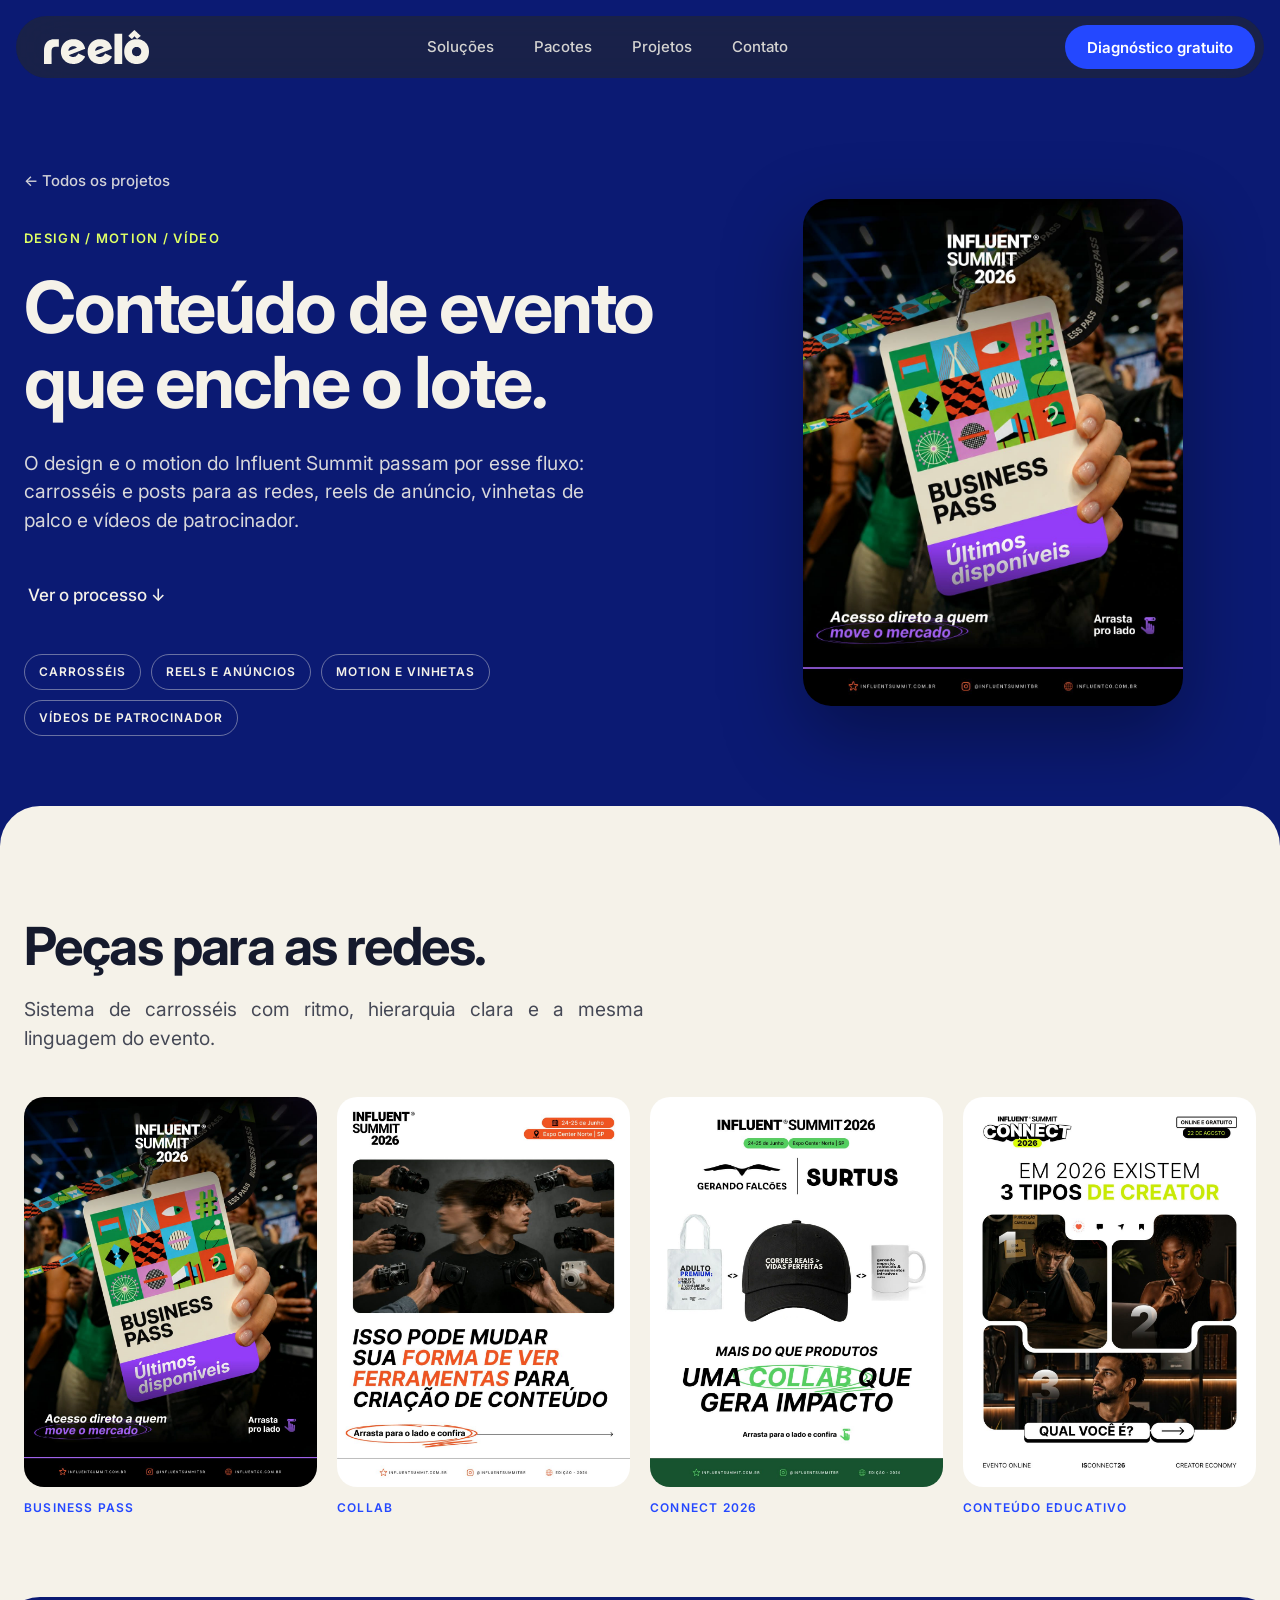
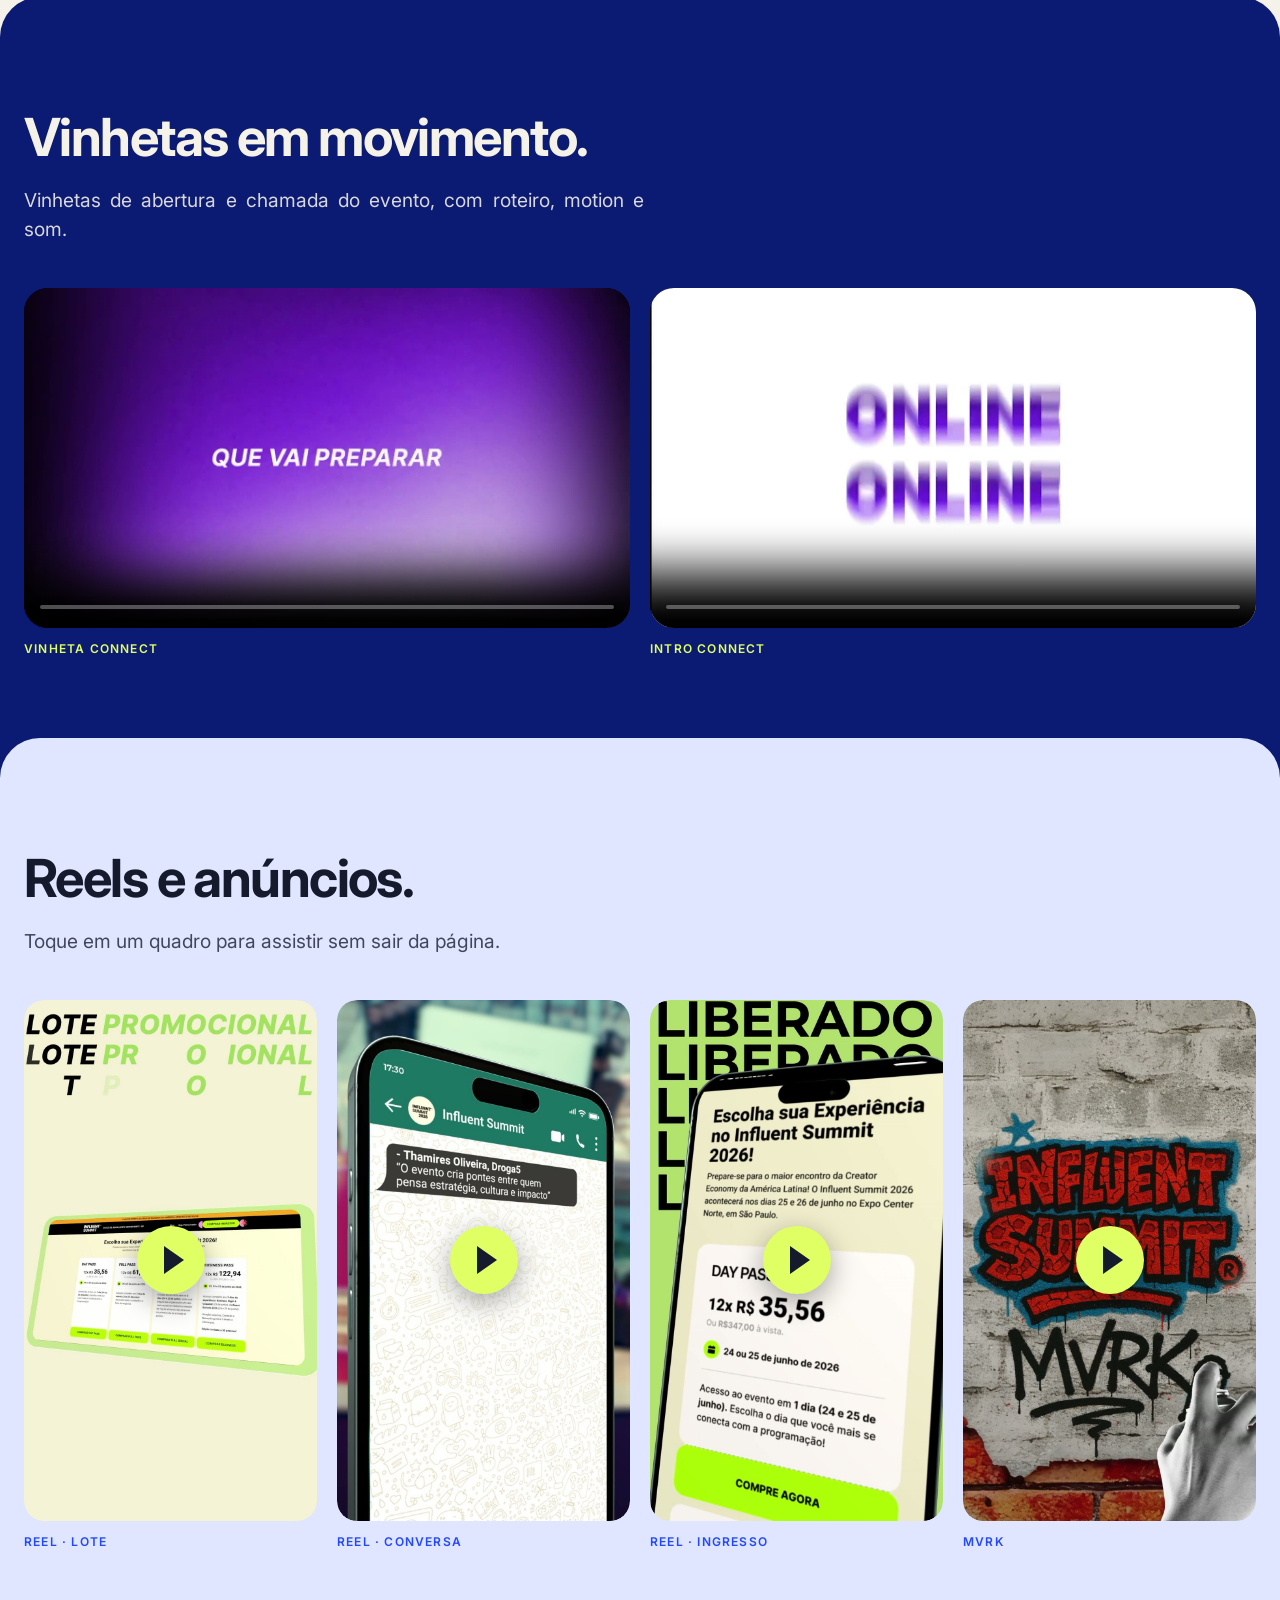
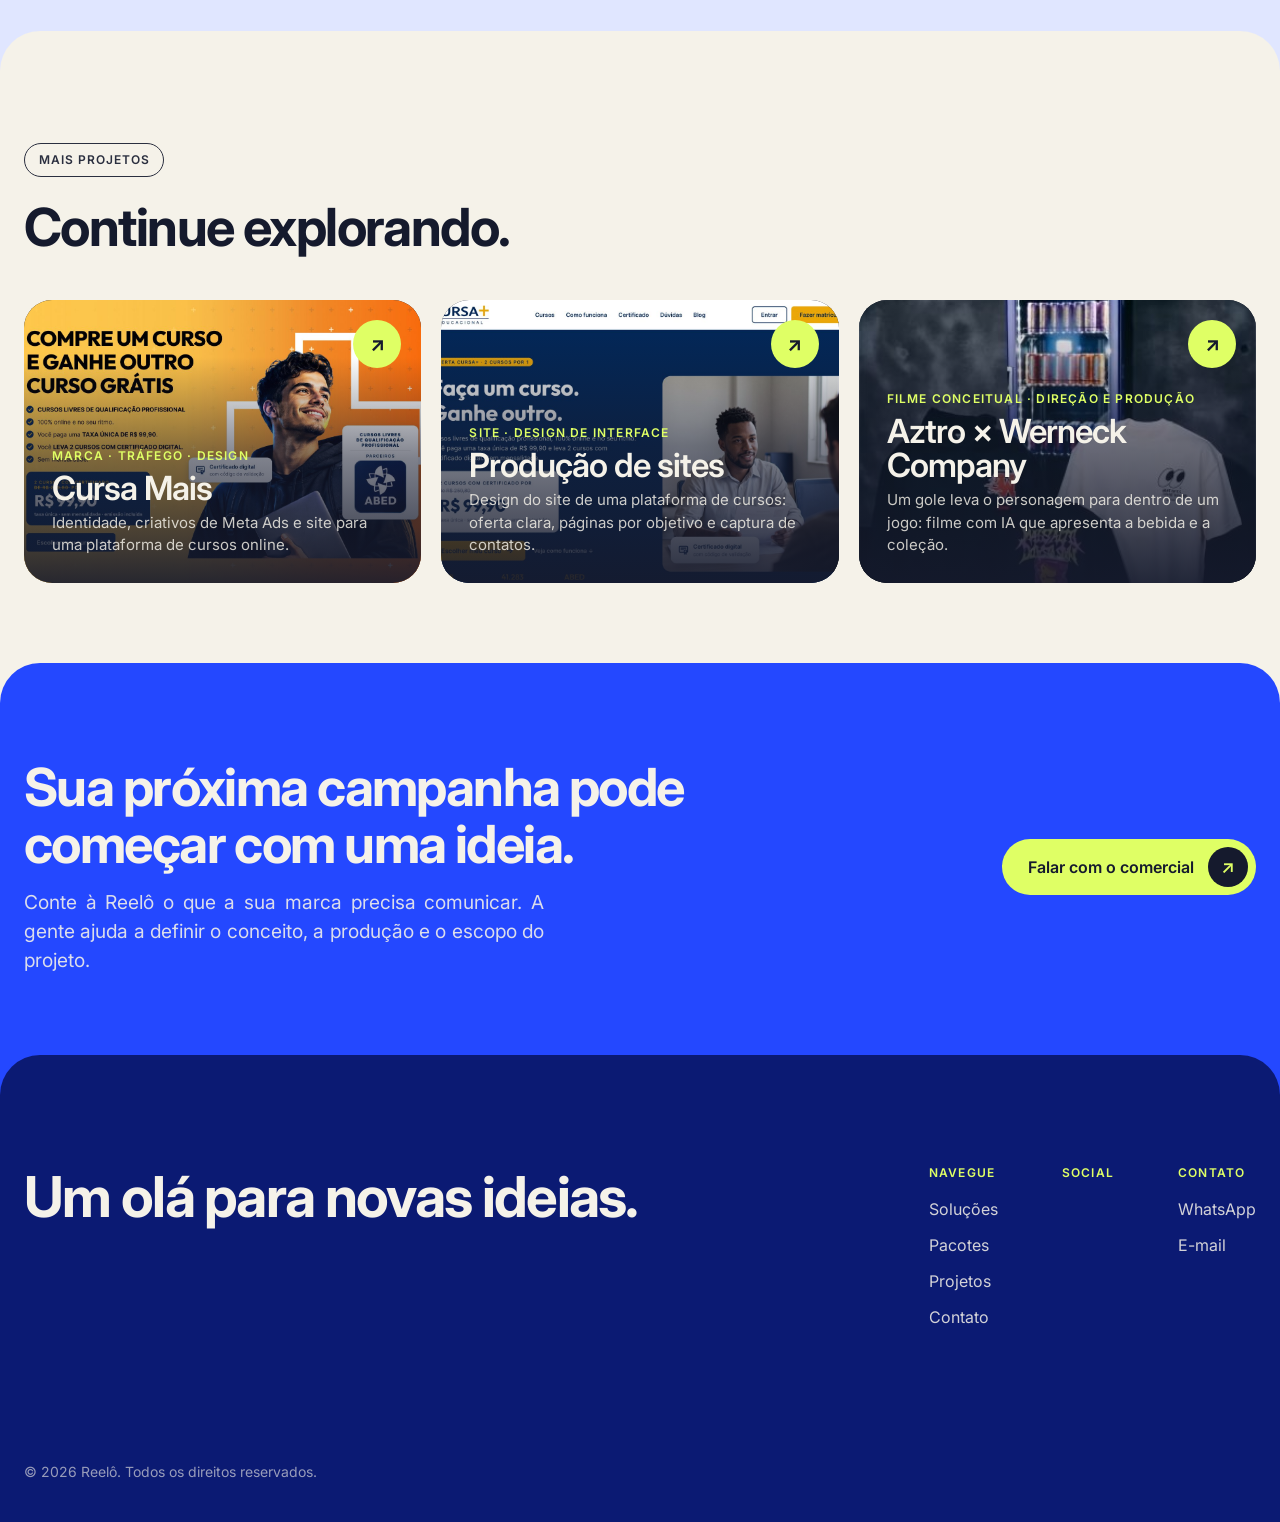
<file: projeto-influent-summit.html>
<!doctype html>
<html lang="pt-BR">
<head>
<meta charset="utf-8">
<meta name="viewport" content="width=device-width, initial-scale=1">
<title>Influent Summit · Projetos · Reelô</title>
<meta name="description" content="Carrosséis, reels, vinhetas e vídeos de patrocinador para um dos maiores eventos da creator economy.">
<meta name="robots" content="noindex, nofollow"><!-- remover junto com o da home -->
<meta property="og:title" content="Influent Summit · Projetos · Reelô">
<meta property="og:description" content="Carrosséis, reels, vinhetas e vídeos de patrocinador para um dos maiores eventos da creator economy.">
<meta property="og:type" content="website">
<meta property="og:image" content="assets/projetos/influent-carrossel-07-slide-01.jpg">
<meta name="theme-color" content="#151A2D">
<link rel="icon" href="assets/favicon.svg" type="image/svg+xml">
<link rel="preconnect" href="https://fonts.googleapis.com">
<link rel="preconnect" href="https://fonts.gstatic.com" crossorigin>
<link href="https://fonts.googleapis.com/css2?family=Inter:wght@400;500;600;700;800&display=swap" rel="stylesheet">
<link rel="stylesheet" href="style.css">
<link rel="stylesheet" href="projetos.css">
</head>
<body>
<header class="nav" id="topo">
  <a class="nav__logo" href="index.html" aria-label="Reelô, início"><img src="assets/logo.svg" alt="Reelô" width="104" height="34"></a>
  <nav class="nav__links" aria-label="Principal">
    <a href="index.html#solucoes">Soluções</a><a href="index.html#pacotes">Pacotes</a><a href="portfolio.html">Projetos</a><a href="index.html#contato">Contato</a>
  </nav>
  <a class="btn btn--azul nav__cta" href="index.html#contato">Diagnóstico gratuito</a>
  <button class="burger" id="burger" aria-label="Abrir menu" aria-expanded="false" aria-controls="menu"><span></span><span></span><span></span></button>
</header>
<div class="menu" id="menu" hidden>
  <nav aria-label="Menu">
    <a href="index.html#solucoes"><i>01</i>Soluções<b>→</b></a>
    <a href="index.html#pacotes"><i>02</i>Pacotes<b>→</b></a>
    <a href="portfolio.html"><i>03</i>Projetos<b>→</b></a>
    <a href="index.html#contato"><i>04</i>Contato<b>→</b></a>
  </nav>
  <a class="btn btn--azul btn--full" href="index.html#contato">Agendar meu diagnóstico gratuito <span class="btn__c">↗</span></a>
  <p>Um olá para novas ideias.</p>
</div>
<main>

<section style="z-index:2" class="sec sec--profundo pj-hero">
  <div class="wrap pj-hero__in">
    <div>
      <a class="voltar" href="portfolio.html">← Todos os projetos</a>
      <p class="pj-hero__kick">Design / Motion / Vídeo</p>
      <h1>Conteúdo de evento que enche o lote.</h1>
      <p class="lead">O design e o motion do Influent Summit passam por esse fluxo: carrosséis e posts para as redes, reels de anúncio, vinhetas de palco e vídeos de patrocinador.</p>
      <div class="pj-hero__cta"><a class="link-seta" href="#resultado">Ver o processo ↓</a></div>
      <ul class="meta"><li>Carrosséis</li><li>Reels e anúncios</li><li>Motion e vinhetas</li><li>Vídeos de patrocinador</li></ul>
    </div>
    <div class="pj-hero__img pj-hero__img--vert"><img src="assets/projetos/influent-carrossel-07-slide-01.jpg" alt="Carrossel do Influent Summit 2026: Business Pass"></div>
  </div>
</section>
<div id="resultado"></div><section style="z-index:3" class="sec sec--creme"><div class="wrap"><header class="cab cab--p"><h2>Peças para as redes.</h2><p class="lead lead--ink">Sistema de carrosséis com ritmo, hierarquia clara e a mesma linguagem do evento.</p></header><div class="tira tira--4 tira--c"><figure><img src="assets/projetos/influent-carrossel-07-slide-01.jpg" alt="Carrossel Business Pass" loading="lazy"><figcaption>Business Pass</figcaption></figure><figure><img src="assets/projetos/influent-carrossel-10-slide-01.jpg" alt="Carrossel sobre collab que gera impacto" loading="lazy"><figcaption>Collab</figcaption></figure><figure><img src="assets/projetos/influent-carrossel-12-slide-01.jpg" alt="Carrossel do Connect 2026: 3 tipos de creator" loading="lazy"><figcaption>Connect 2026</figcaption></figure><figure><img src="assets/projetos/influent-carrossel-13-slide-01.jpg" alt="Carrossel do Connect" loading="lazy"><figcaption>Conteúdo educativo</figcaption></figure></div></div></section><section style="z-index:4" class="sec sec--profundo"><div class="wrap"><header class="cab cab--p"><h2>Vinhetas em movimento.</h2><p class="lead">Vinhetas de abertura e chamada do evento, com roteiro, motion e som.</p></header><div class="tira tira--2 tira--vid"><figure><div class="video"><video controls playsinline preload="none" controlsList="nodownload" poster="assets/projetos/influent-poster-vinheta-connect.jpg"><source src="assets/projetos/influent-vinheta-connect.mp4" type="video/mp4"></video></div><figcaption>Vinheta Connect</figcaption></figure><figure><div class="video"><video controls playsinline preload="none" controlsList="nodownload" poster="assets/projetos/influent-poster-intro-connect.jpg"><source src="assets/projetos/influent-intro-connect.mp4" type="video/mp4"></video></div><figcaption>Intro Connect</figcaption></figure></div></div></section><section style="z-index:5" class="sec sec--nevoa"><div class="wrap"><header class="cab cab--p"><h2>Reels e anúncios.</h2><p class="lead lead--ink">Toque em um quadro para assistir sem sair da página.</p></header><div class="tira tira--4 tira--v"><figure><button type="button" class="vid" data-video="assets/projetos/influent-reel-lote.mp4" data-poster="assets/projetos/influent-reels-5-capa.jpg" aria-label="Assistir: Reel · lote"><img src="assets/projetos/influent-reels-5-capa.jpg" alt="Reel de lote promocional" loading="lazy"><span class="vid__play" aria-hidden="true"></span></button><figcaption>Reel · lote</figcaption></figure><figure><button type="button" class="vid" data-video="assets/projetos/influent-reel-conversa.mp4" data-poster="assets/projetos/influent-reels-7-capa.jpg" aria-label="Assistir: Reel · conversa"><img src="assets/projetos/influent-reels-7-capa.jpg" alt="Reel com celular e WhatsApp" loading="lazy"><span class="vid__play" aria-hidden="true"></span></button><figcaption>Reel · conversa</figcaption></figure><figure><button type="button" class="vid" data-video="assets/projetos/influent-reel-ingresso.mp4" data-poster="assets/projetos/influent-reels-8-capa.jpg" aria-label="Assistir: Reel · ingresso"><img src="assets/projetos/influent-reels-8-capa.jpg" alt="Reel de ingresso liberado" loading="lazy"><span class="vid__play" aria-hidden="true"></span></button><figcaption>Reel · ingresso</figcaption></figure><figure><button type="button" class="vid" data-video="assets/projetos/influent-mvrk.mp4" data-poster="assets/projetos/influent-mvrk-capa.jpg" aria-label="Assistir: MVRK"><img src="assets/projetos/influent-mvrk-capa.jpg" alt="Arte do MVRK em estilo grafite" loading="lazy"><span class="vid__play" aria-hidden="true"></span></button><figcaption>MVRK</figcaption></figure></div></div></section>
<section style="z-index:6" class="sec sec--creme">
  <div class="wrap">
    <header class="cab cab--p"><span class="tag">Mais projetos</span><h2>Continue explorando.</h2></header>
    <div class="outros cards"><a class="card" href="projeto-cursa-mais.html" aria-label="Ver o projeto Cursa Mais"><img src="assets/projetos/cursamais-site-hero.jpg" alt="Home do site da Cursa+ com a oferta de dois cursos" loading="lazy" style="object-position:center"><span class="card__ir" aria-hidden="true">↗</span><span class="card__txt"><span class="card__cat">Marca · Tráfego · Design</span><h3>Cursa Mais</h3><p>Identidade, criativos de Meta Ads e site para uma plataforma de cursos online.</p></span></a><a class="card" href="projeto-sites.html" aria-label="Ver o projeto Produção de sites"><img src="assets/projetos/sites-home.jpg" alt="Home do site da Cursa+ com a oferta de dois cursos" loading="lazy" style="object-position:center"><span class="card__ir" aria-hidden="true">↗</span><span class="card__txt"><span class="card__cat">Site · Design de interface</span><h3>Produção de sites</h3><p>Design do site de uma plataforma de cursos: oferta clara, páginas por objetivo e captura de contatos.</p></span></a><a class="card" href="projeto-aztro.html" aria-label="Ver o projeto Aztro × Werneck Company"><img src="assets/projetos/aztro-colecao.jpg" alt="Coleção da Werneck Company com a bebida Aztro sobre fundo escuro" loading="lazy" style="object-position:center"><span class="card__ir" aria-hidden="true">↗</span><span class="card__txt"><span class="card__cat">Filme conceitual · Direção e produção</span><h3>Aztro × Werneck Company</h3><p>Um gole leva o personagem para dentro de um jogo: filme com IA que apresenta a bebida e a coleção.</p></span></a></div>
  </div>
</section>
<section style="z-index:7" class="sec sec--azul cta-final">
  <div class="wrap">
    <div><h2>Sua próxima campanha pode começar com uma ideia.</h2><p class="lead">Conte à Reelô o que a sua marca precisa comunicar. A gente ajuda a definir o conceito, a produção e o escopo do projeto.</p></div>
    <a class="btn btn--cha" href="index.html#contato" data-wa="Olá, Reelô! Vi o projeto Influent Summit no site e quero conversar sobre o meu.">Falar com o comercial <span class="btn__c btn__c--ink">↗</span></a>
  </div>
</section>
</main>
<footer class="rodape sec sec--profundo" style="z-index:30">
  <div class="wrap">
    <div class="rodape__topo">
      <p class="rodape__lema">Um olá para novas ideias.</p>
      <div class="rodape__cols">
        <div><h4>Navegue</h4><a href="index.html#solucoes">Soluções</a><a href="index.html#pacotes">Pacotes</a><a href="portfolio.html">Projetos</a><a href="index.html#contato">Contato</a></div>
        <div><h4>Social</h4><a data-rede="instagram" href="index.html#contato">Instagram</a><a data-rede="youtube" href="index.html#contato">YouTube</a><a data-rede="linkedin" href="index.html#contato">LinkedIn</a></div>
        <div><h4>Contato</h4><a data-rede="whatsapp" href="index.html#contato">WhatsApp</a><a data-rede="email" href="index.html#contato">E-mail</a></div>
      </div>
    </div>
    <p class="rodape__c">© 2026 Reelô. Todos os direitos reservados.</p>
  </div>
</footer>
<script src="site.js"></script>
</body>
</html>
</file>
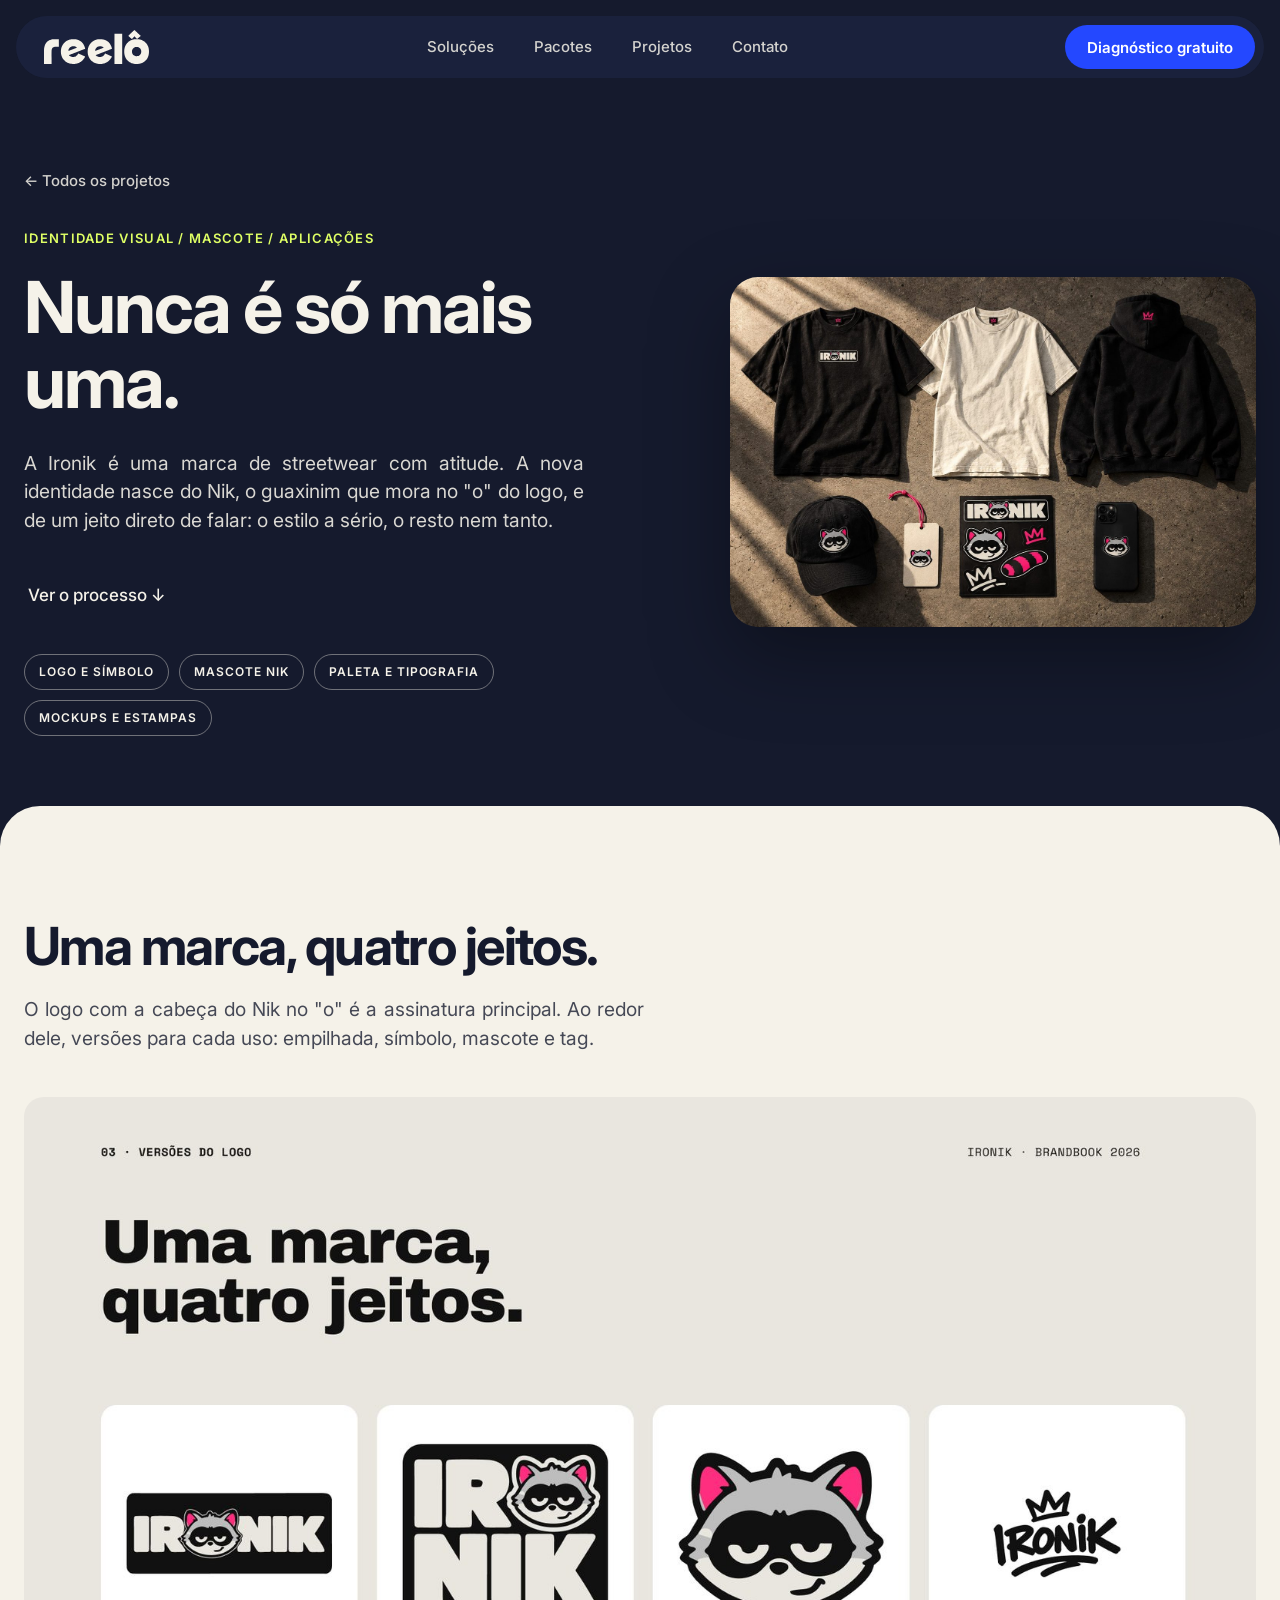
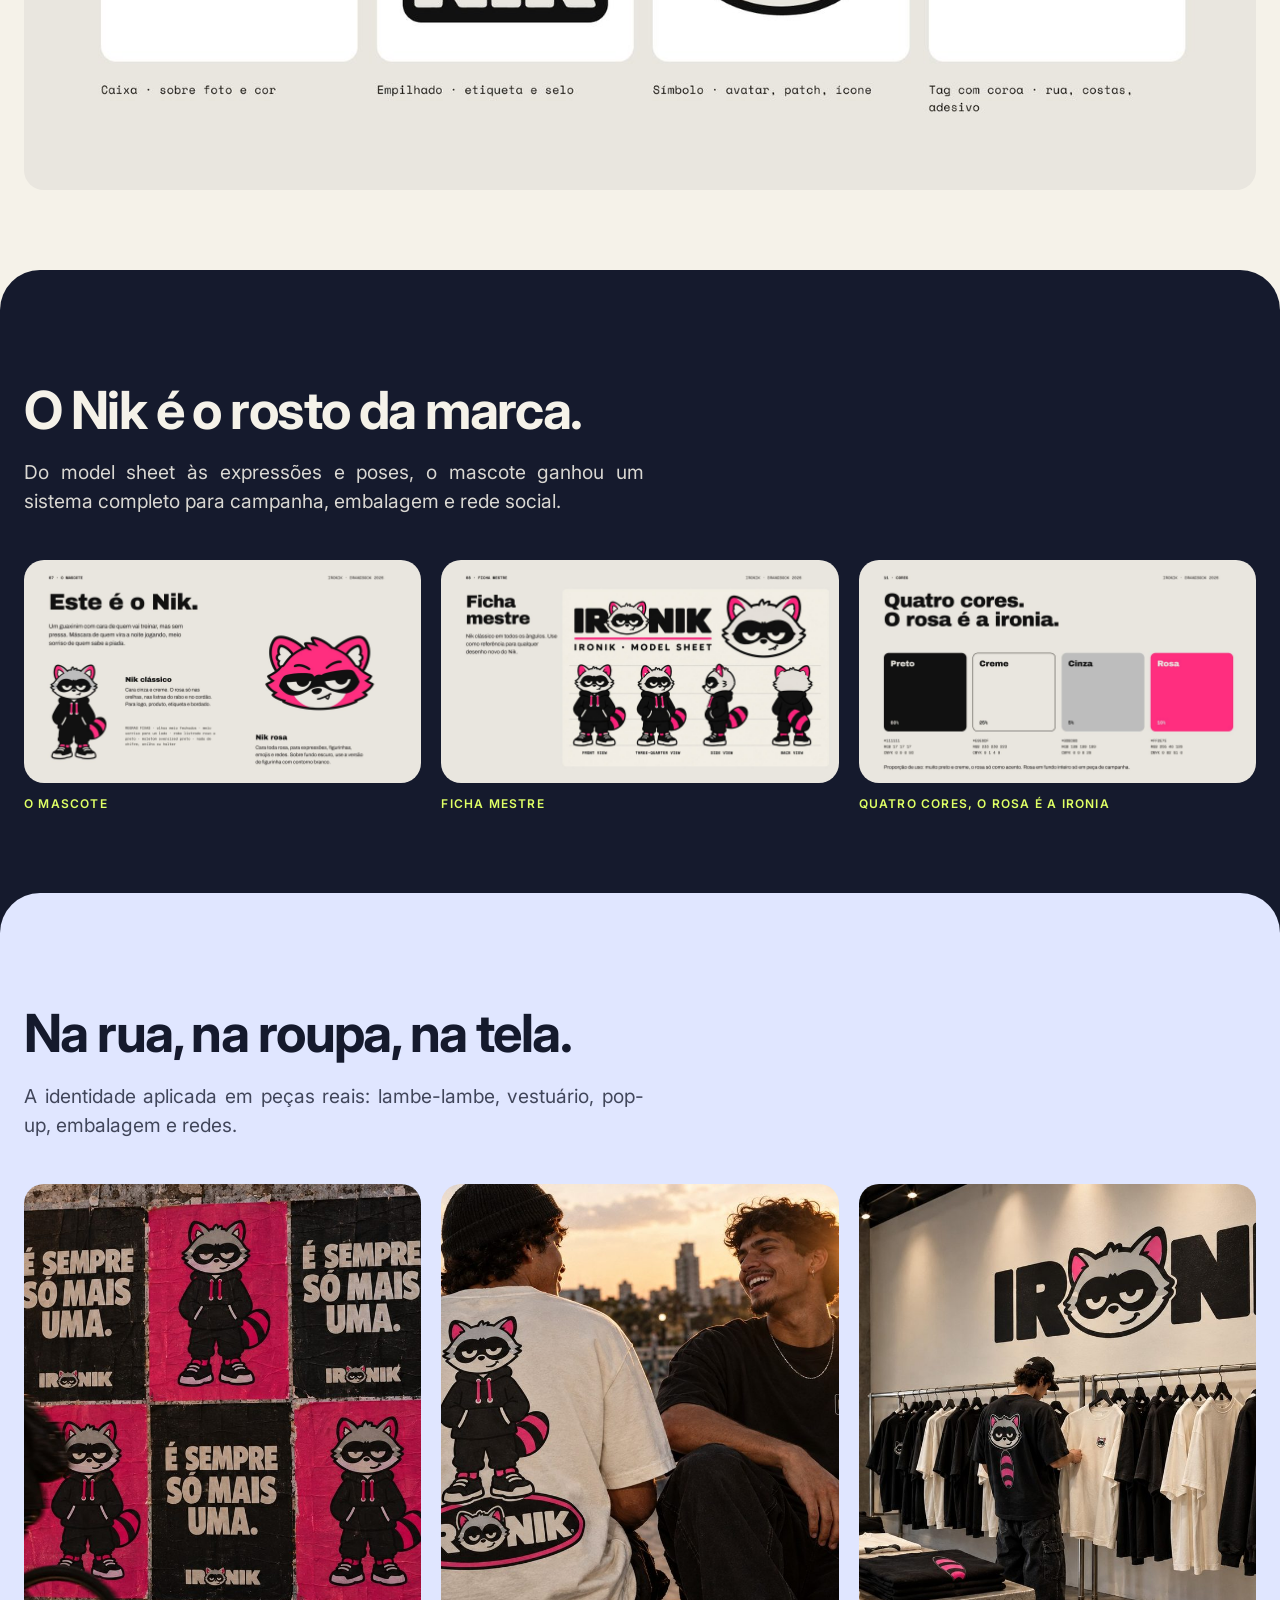
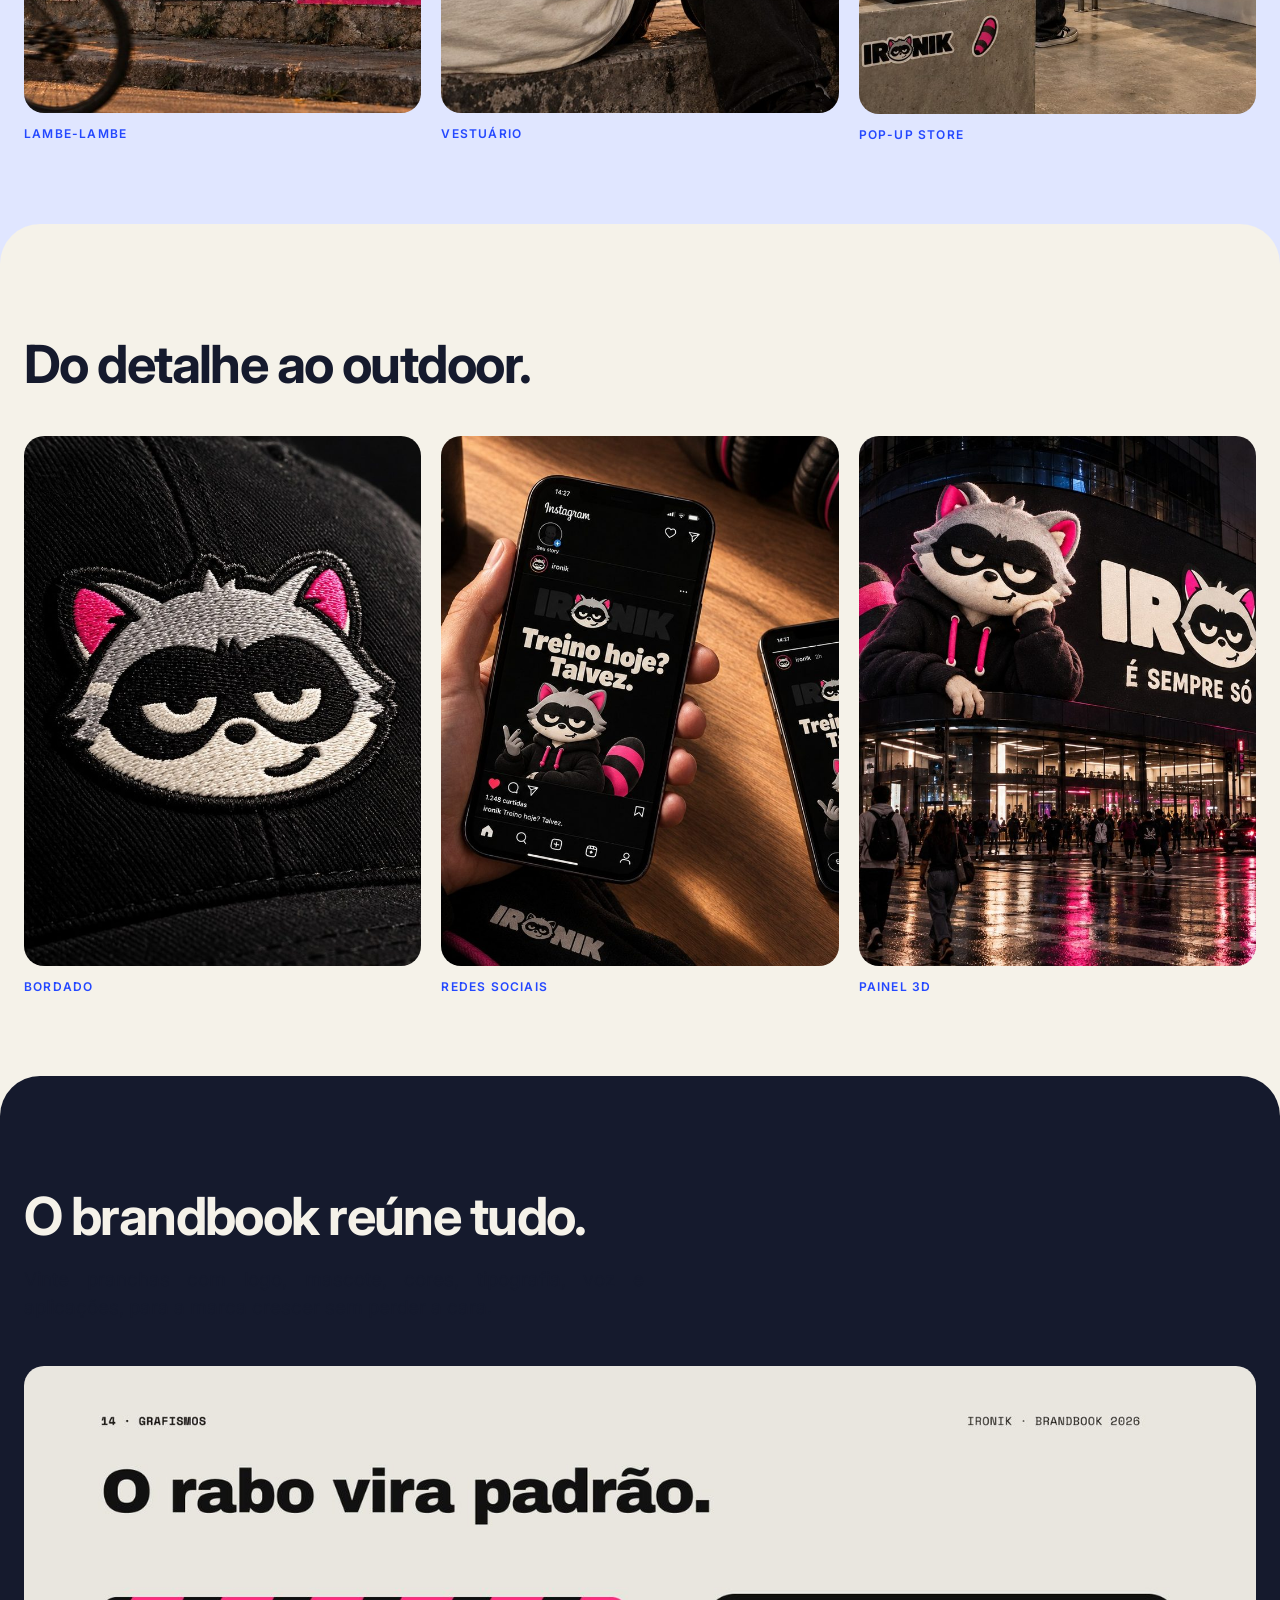
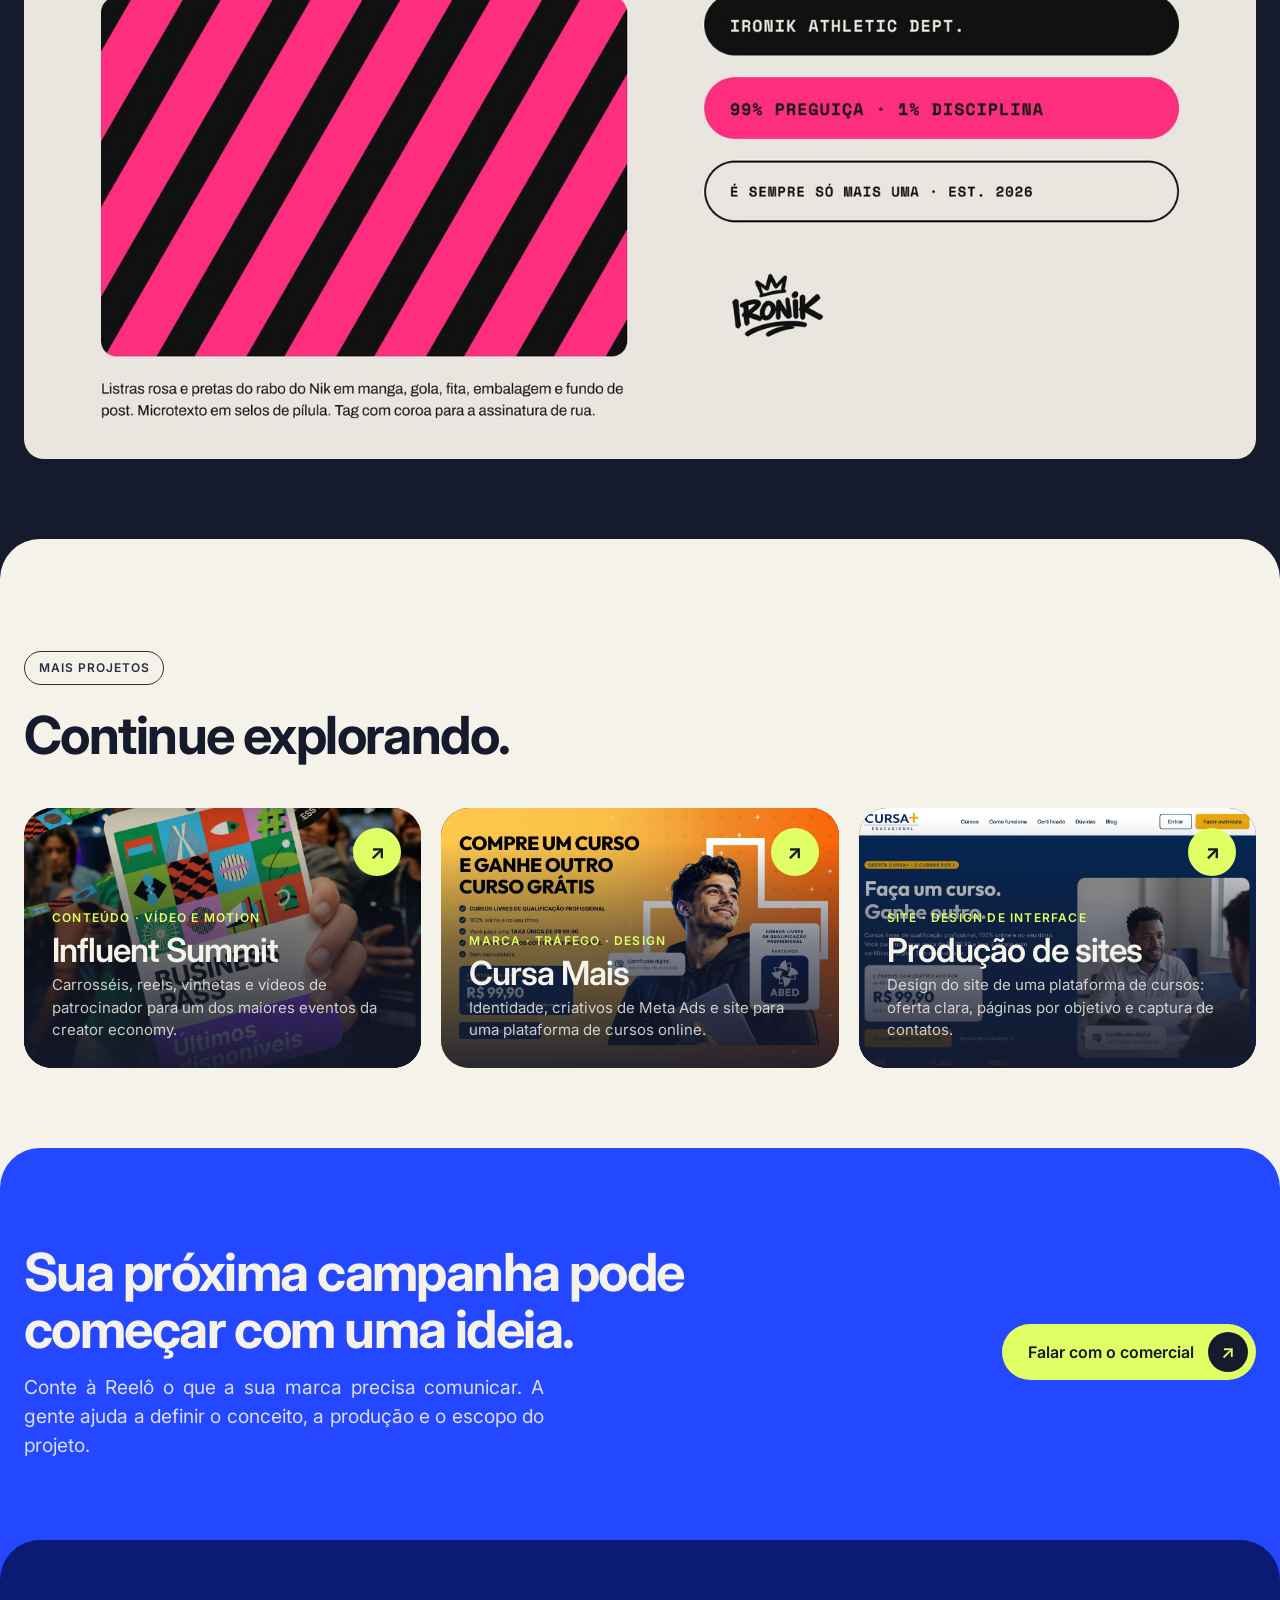
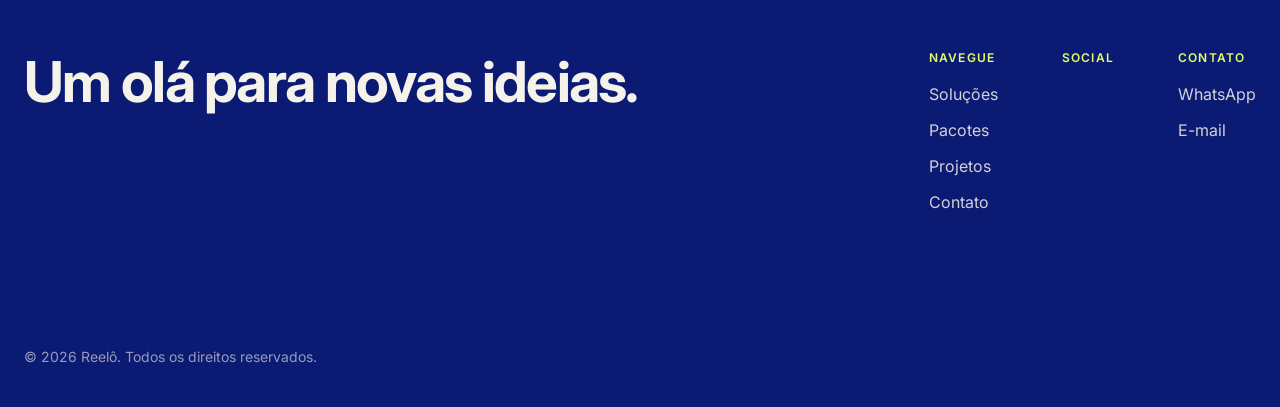
<file: projeto-ironik.html>
<!doctype html>
<html lang="pt-BR">
<head>
<meta charset="utf-8">
<meta name="viewport" content="width=device-width, initial-scale=1">
<title>Ironik · Projetos · Reelô</title>
<meta name="description" content="Rebranding de uma marca de streetwear: logo com mascote, paleta, estampas e mundo visual.">
<meta name="robots" content="noindex, nofollow"><!-- remover junto com o da home -->
<meta property="og:title" content="Ironik · Projetos · Reelô">
<meta property="og:description" content="Rebranding de uma marca de streetwear: logo com mascote, paleta, estampas e mundo visual.">
<meta property="og:type" content="website">
<meta property="og:image" content="assets/projetos/ironik-m-08.jpg">
<meta name="theme-color" content="#151A2D">
<link rel="icon" href="assets/favicon.svg" type="image/svg+xml">
<link rel="preconnect" href="https://fonts.googleapis.com">
<link rel="preconnect" href="https://fonts.gstatic.com" crossorigin>
<link href="https://fonts.googleapis.com/css2?family=Inter:wght@400;500;600;700;800&display=swap" rel="stylesheet">
<link rel="stylesheet" href="style.css">
<link rel="stylesheet" href="projetos.css">
</head>
<body>
<header class="nav" id="topo">
  <a class="nav__logo" href="index.html" aria-label="Reelô, início"><img src="assets/logo.svg" alt="Reelô" width="104" height="34"></a>
  <nav class="nav__links" aria-label="Principal">
    <a href="index.html#solucoes">Soluções</a><a href="index.html#pacotes">Pacotes</a><a href="portfolio.html">Projetos</a><a href="index.html#contato">Contato</a>
  </nav>
  <a class="btn btn--azul nav__cta" href="index.html#contato">Diagnóstico gratuito</a>
  <button class="burger" id="burger" aria-label="Abrir menu" aria-expanded="false" aria-controls="menu"><span></span><span></span><span></span></button>
</header>
<div class="menu" id="menu" hidden>
  <nav aria-label="Menu">
    <a href="index.html#solucoes"><i>01</i>Soluções<b>→</b></a>
    <a href="index.html#pacotes"><i>02</i>Pacotes<b>→</b></a>
    <a href="portfolio.html"><i>03</i>Projetos<b>→</b></a>
    <a href="index.html#contato"><i>04</i>Contato<b>→</b></a>
  </nav>
  <a class="btn btn--azul btn--full" href="index.html#contato">Agendar meu diagnóstico gratuito <span class="btn__c">↗</span></a>
  <p>Um olá para novas ideias.</p>
</div>
<main>

<section style="z-index:2" class="sec sec--ink pj-hero">
  <div class="wrap pj-hero__in">
    <div>
      <a class="voltar" href="portfolio.html">← Todos os projetos</a>
      <p class="pj-hero__kick">Identidade visual / Mascote / Aplicações</p>
      <h1>Nunca é só mais uma.</h1>
      <p class="lead">A Ironik é uma marca de streetwear com atitude. A nova identidade nasce do Nik, o guaxinim que mora no &quot;o&quot; do logo, e de um jeito direto de falar: o estilo a sério, o resto nem tanto.</p>
      <div class="pj-hero__cta"><a class="link-seta" href="#resultado">Ver o processo ↓</a></div>
      <ul class="meta"><li>Logo e símbolo</li><li>Mascote Nik</li><li>Paleta e tipografia</li><li>Mockups e estampas</li></ul>
    </div>
    <div class="pj-hero__img"><img src="assets/projetos/ironik-m-08.jpg" alt="Camisetas, boné, tag e adesivos da Ironik sobre concreto"></div>
  </div>
</section>
<div id="resultado"></div><section style="z-index:3" class="sec sec--creme"><div class="wrap"><header class="cab cab--p"><h2>Uma marca, quatro jeitos.</h2><p class="lead lead--ink">O logo com a cabeça do Nik no &quot;o&quot; é a assinatura principal. Ao redor dele, versões para cada uso: empilhada, símbolo, mascote e tag.</p></header><figure class="wide"><img src="assets/projetos/ironik-prancha-04.jpg" alt="Prancha do brandbook: uma marca, quatro jeitos" loading="lazy"></figure></div></section><section style="z-index:4" class="sec sec--ink"><div class="wrap"><header class="cab cab--p"><h2>O Nik é o rosto da marca.</h2><p class="lead ">Do model sheet às expressões e poses, o mascote ganhou um sistema completo para campanha, embalagem e rede social.</p></header><div class="tira tira--3 tira--h"><figure><img src="assets/projetos/ironik-prancha-08.jpg" alt="Prancha: Este é o Nik" loading="lazy"><figcaption>O mascote</figcaption></figure><figure><img src="assets/projetos/ironik-prancha-09.jpg" alt="Prancha: ficha mestre do Nik" loading="lazy"><figcaption>Ficha mestre</figcaption></figure><figure><img src="assets/projetos/ironik-prancha-12.jpg" alt="Prancha: paleta da Ironik" loading="lazy"><figcaption>Quatro cores, o rosa é a ironia</figcaption></figure></div></div></section><section style="z-index:5" class="sec sec--nevoa"><div class="wrap"><header class="cab cab--p"><h2>Na rua, na roupa, na tela.</h2><p class="lead lead--ink">A identidade aplicada em peças reais: lambe-lambe, vestuário, pop-up, embalagem e redes.</p></header><div class="tira tira--3 tira--c"><figure><img src="assets/projetos/ironik-m-04.jpg" alt="Lambe-lambe da Ironik em um muro" loading="lazy"><figcaption>Lambe-lambe</figcaption></figure><figure><img src="assets/projetos/ironik-m-05.jpg" alt="Dois amigos de camiseta da Ironik no fim de tarde" loading="lazy"><figcaption>Vestuário</figcaption></figure><figure><img src="assets/projetos/ironik-m-09.jpg" alt="Pop-up store da Ironik" loading="lazy"><figcaption>Pop-up store</figcaption></figure></div></div></section><section style="z-index:6" class="sec sec--creme"><div class="wrap"><header class="cab cab--p"><h2>Do detalhe ao outdoor.</h2></header><div class="tira tira--3 tira--c"><figure><img src="assets/projetos/ironik-m-11.jpg" alt="Bordado do Nik em um boné" loading="lazy"><figcaption>Bordado</figcaption></figure><figure><img src="assets/projetos/ironik-m-15.jpg" alt="Celular com post da Ironik" loading="lazy"><figcaption>Redes sociais</figcaption></figure><figure><img src="assets/projetos/ironik-m-16.jpg" alt="Painel 3D do Nik em esquina de cidade" loading="lazy"><figcaption>Painel 3D</figcaption></figure></div></div></section><section style="z-index:7" class="sec sec--ink"><div class="wrap"><header class="cab cab--p"><h2>O brandbook reúne tudo.</h2><p class="lead lead--ink">Vinte pranchas com logo, mascote, cores, tipografia, voz e aplicações, para a marca crescer sem perder a cara.</p></header><figure class="wide"><img src="assets/projetos/ironik-prancha-15.jpg" alt="Prancha do brandbook: o rabo vira padrão" loading="lazy"></figure></div></section>
<section style="z-index:8" class="sec sec--creme">
  <div class="wrap">
    <header class="cab cab--p"><span class="tag">Mais projetos</span><h2>Continue explorando.</h2></header>
    <div class="outros cards"><a class="card" href="projeto-influent-summit.html" aria-label="Ver o projeto Influent Summit"><img src="assets/projetos/influent-carrossel-07-slide-01.jpg" alt="Carrossel do Influent Summit 2026: Business Pass" loading="lazy" style="object-position:center"><span class="card__ir" aria-hidden="true">↗</span><span class="card__txt"><span class="card__cat">Conteúdo · Vídeo e motion</span><h3>Influent Summit</h3><p>Carrosséis, reels, vinhetas e vídeos de patrocinador para um dos maiores eventos da creator economy.</p></span></a><a class="card" href="projeto-cursa-mais.html" aria-label="Ver o projeto Cursa Mais"><img src="assets/projetos/cursamais-site-hero.jpg" alt="Home do site da Cursa+ com a oferta de dois cursos" loading="lazy" style="object-position:center"><span class="card__ir" aria-hidden="true">↗</span><span class="card__txt"><span class="card__cat">Marca · Tráfego · Design</span><h3>Cursa Mais</h3><p>Identidade, criativos de Meta Ads e site para uma plataforma de cursos online.</p></span></a><a class="card" href="projeto-sites.html" aria-label="Ver o projeto Produção de sites"><img src="assets/projetos/sites-home.jpg" alt="Home do site da Cursa+ com a oferta de dois cursos" loading="lazy" style="object-position:center"><span class="card__ir" aria-hidden="true">↗</span><span class="card__txt"><span class="card__cat">Site · Design de interface</span><h3>Produção de sites</h3><p>Design do site de uma plataforma de cursos: oferta clara, páginas por objetivo e captura de contatos.</p></span></a></div>
  </div>
</section>
<section style="z-index:9" class="sec sec--azul cta-final">
  <div class="wrap">
    <div><h2>Sua próxima campanha pode começar com uma ideia.</h2><p class="lead">Conte à Reelô o que a sua marca precisa comunicar. A gente ajuda a definir o conceito, a produção e o escopo do projeto.</p></div>
    <a class="btn btn--cha" href="index.html#contato" data-wa="Olá, Reelô! Vi o projeto Ironik no site e quero conversar sobre o meu.">Falar com o comercial <span class="btn__c btn__c--ink">↗</span></a>
  </div>
</section>
</main>
<footer class="rodape sec sec--profundo" style="z-index:30">
  <div class="wrap">
    <div class="rodape__topo">
      <p class="rodape__lema">Um olá para novas ideias.</p>
      <div class="rodape__cols">
        <div><h4>Navegue</h4><a href="index.html#solucoes">Soluções</a><a href="index.html#pacotes">Pacotes</a><a href="portfolio.html">Projetos</a><a href="index.html#contato">Contato</a></div>
        <div><h4>Social</h4><a data-rede="instagram" href="index.html#contato">Instagram</a><a data-rede="youtube" href="index.html#contato">YouTube</a><a data-rede="linkedin" href="index.html#contato">LinkedIn</a></div>
        <div><h4>Contato</h4><a data-rede="whatsapp" href="index.html#contato">WhatsApp</a><a data-rede="email" href="index.html#contato">E-mail</a></div>
      </div>
    </div>
    <p class="rodape__c">© 2026 Reelô. Todos os direitos reservados.</p>
  </div>
</footer>
<script src="site.js"></script>
</body>
</html>
</file>
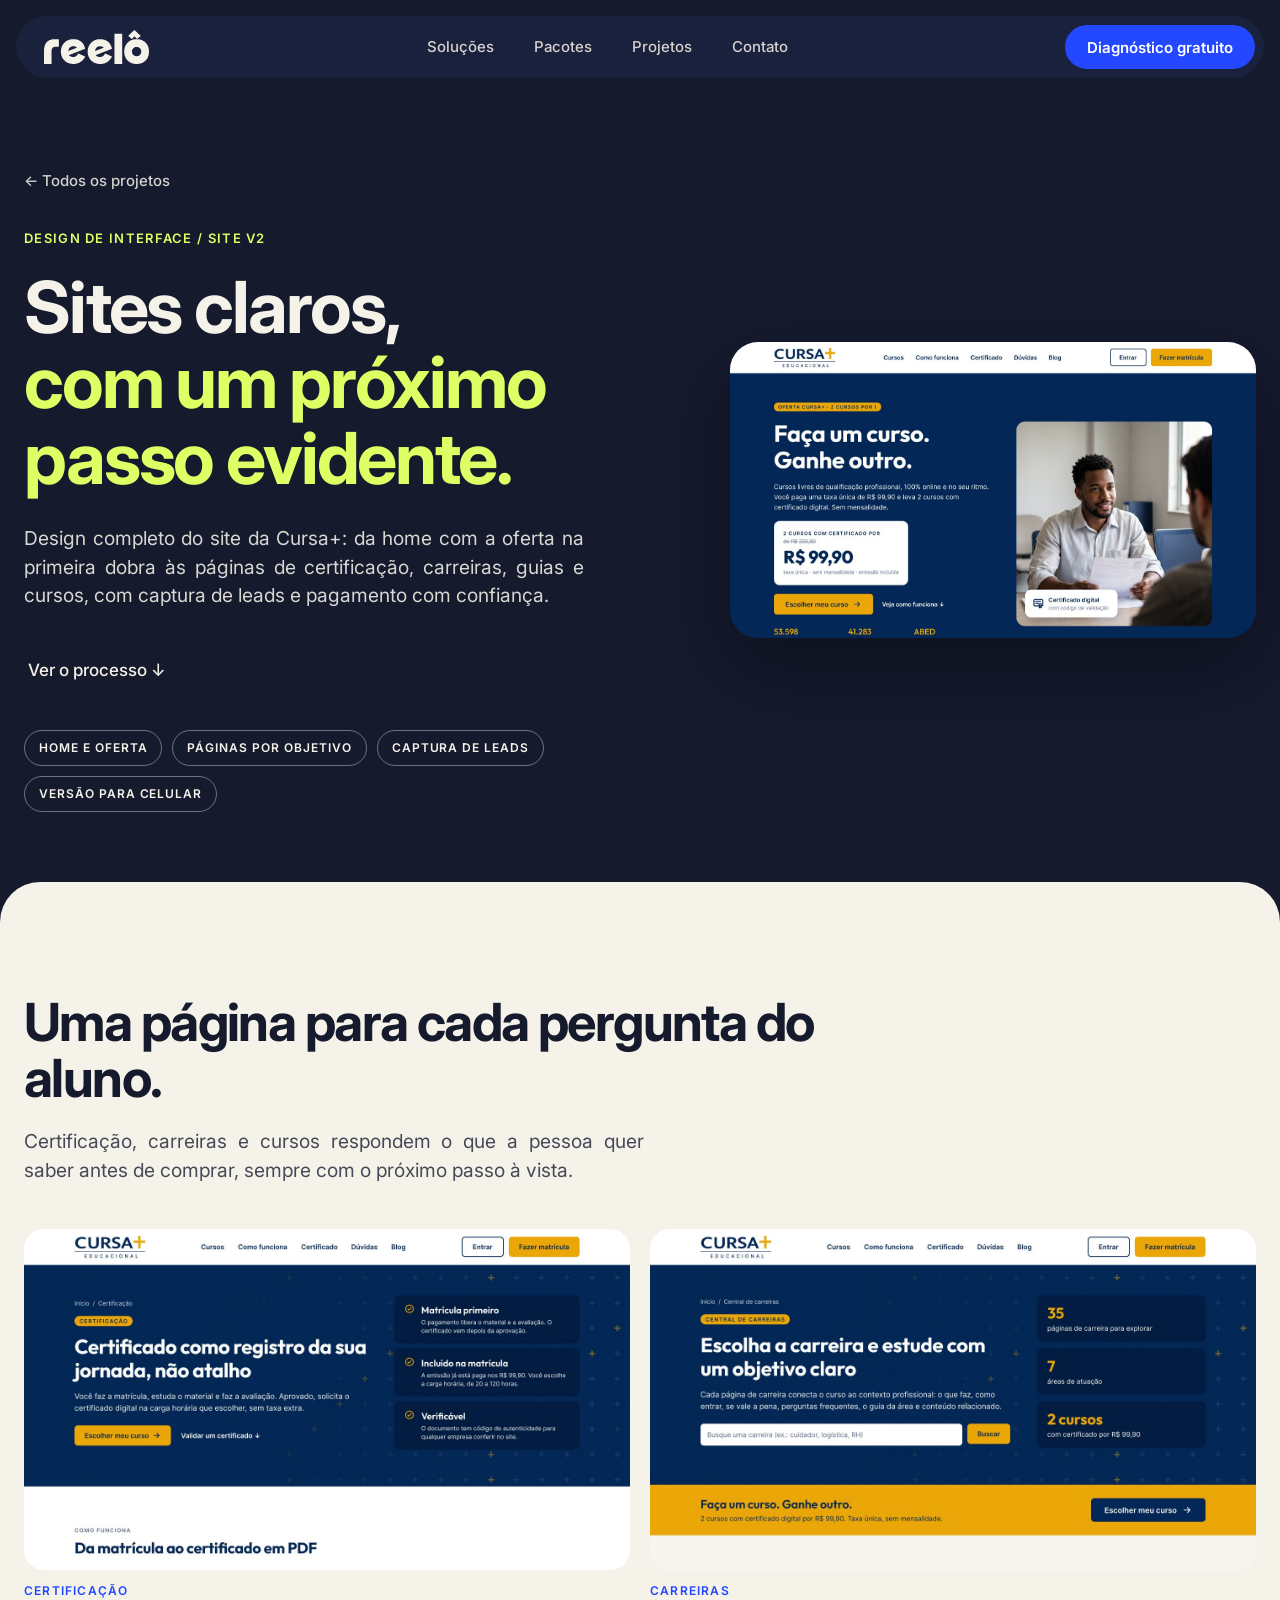
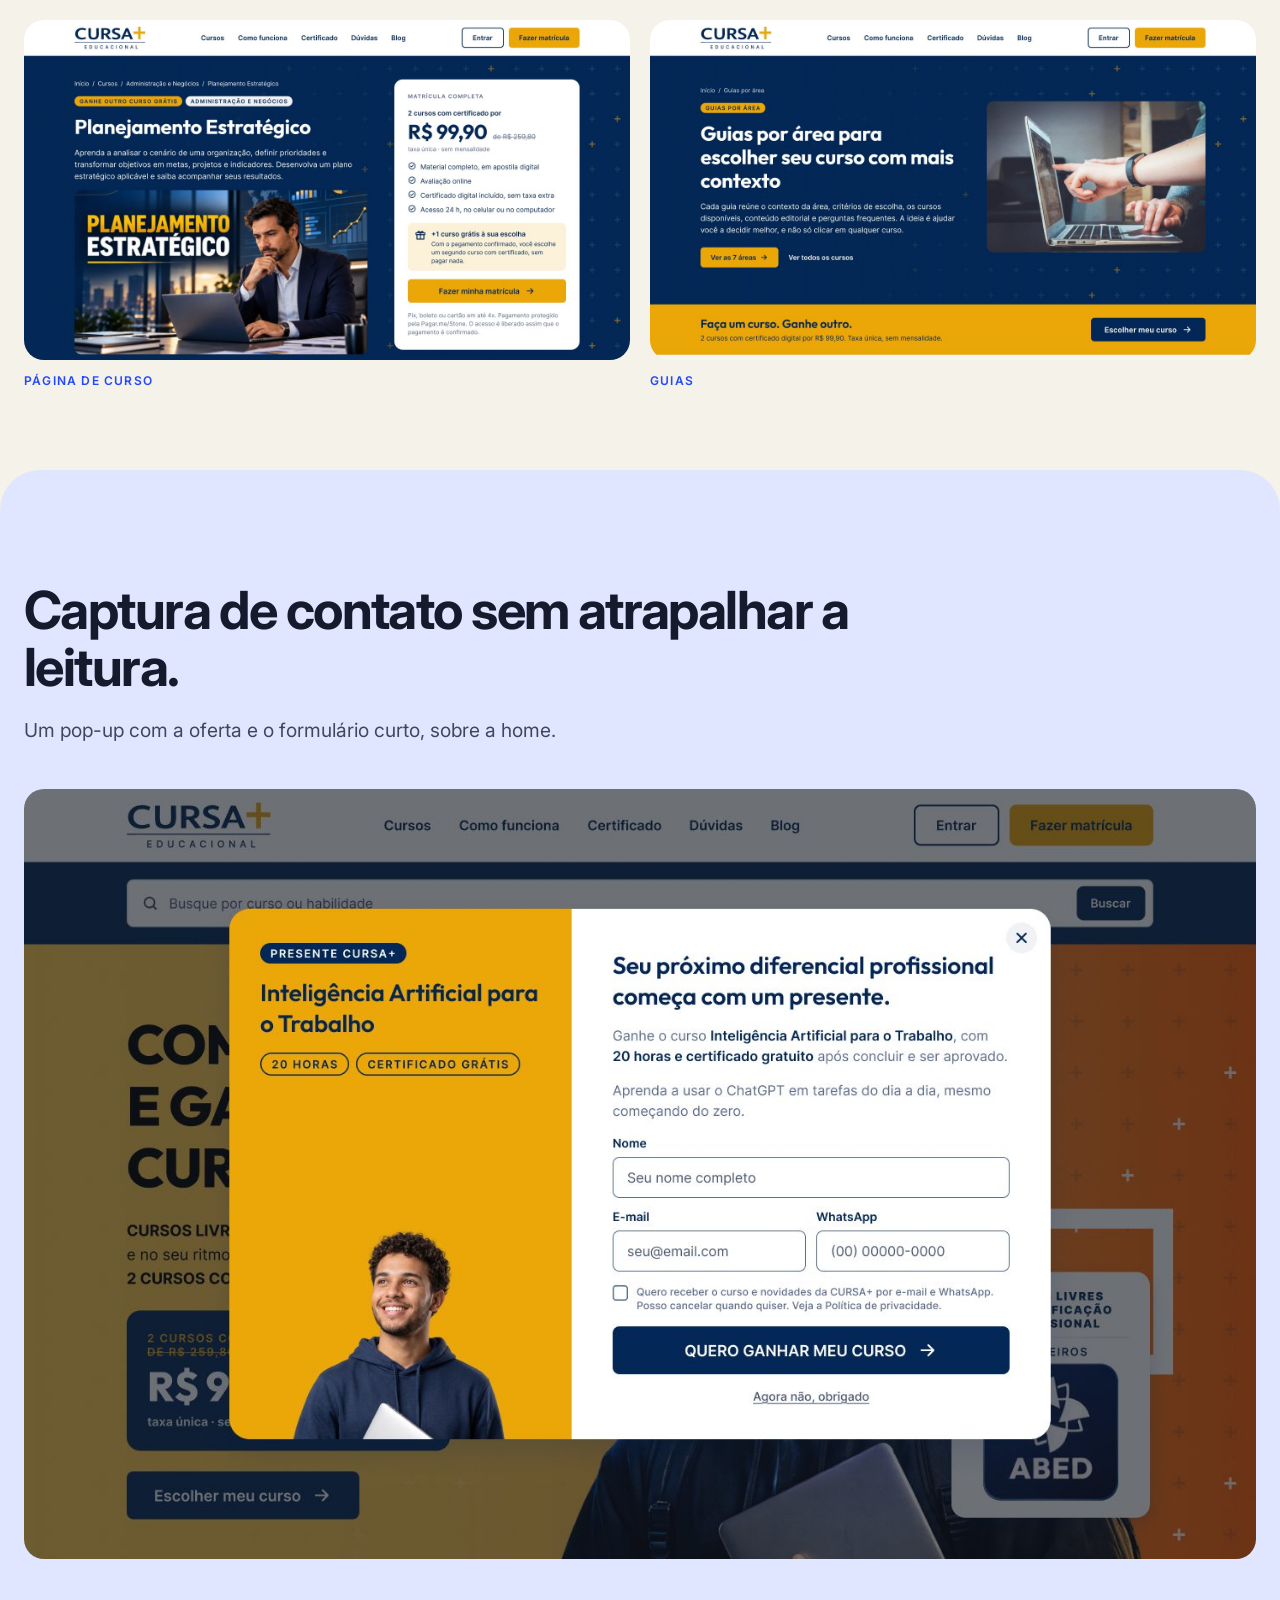
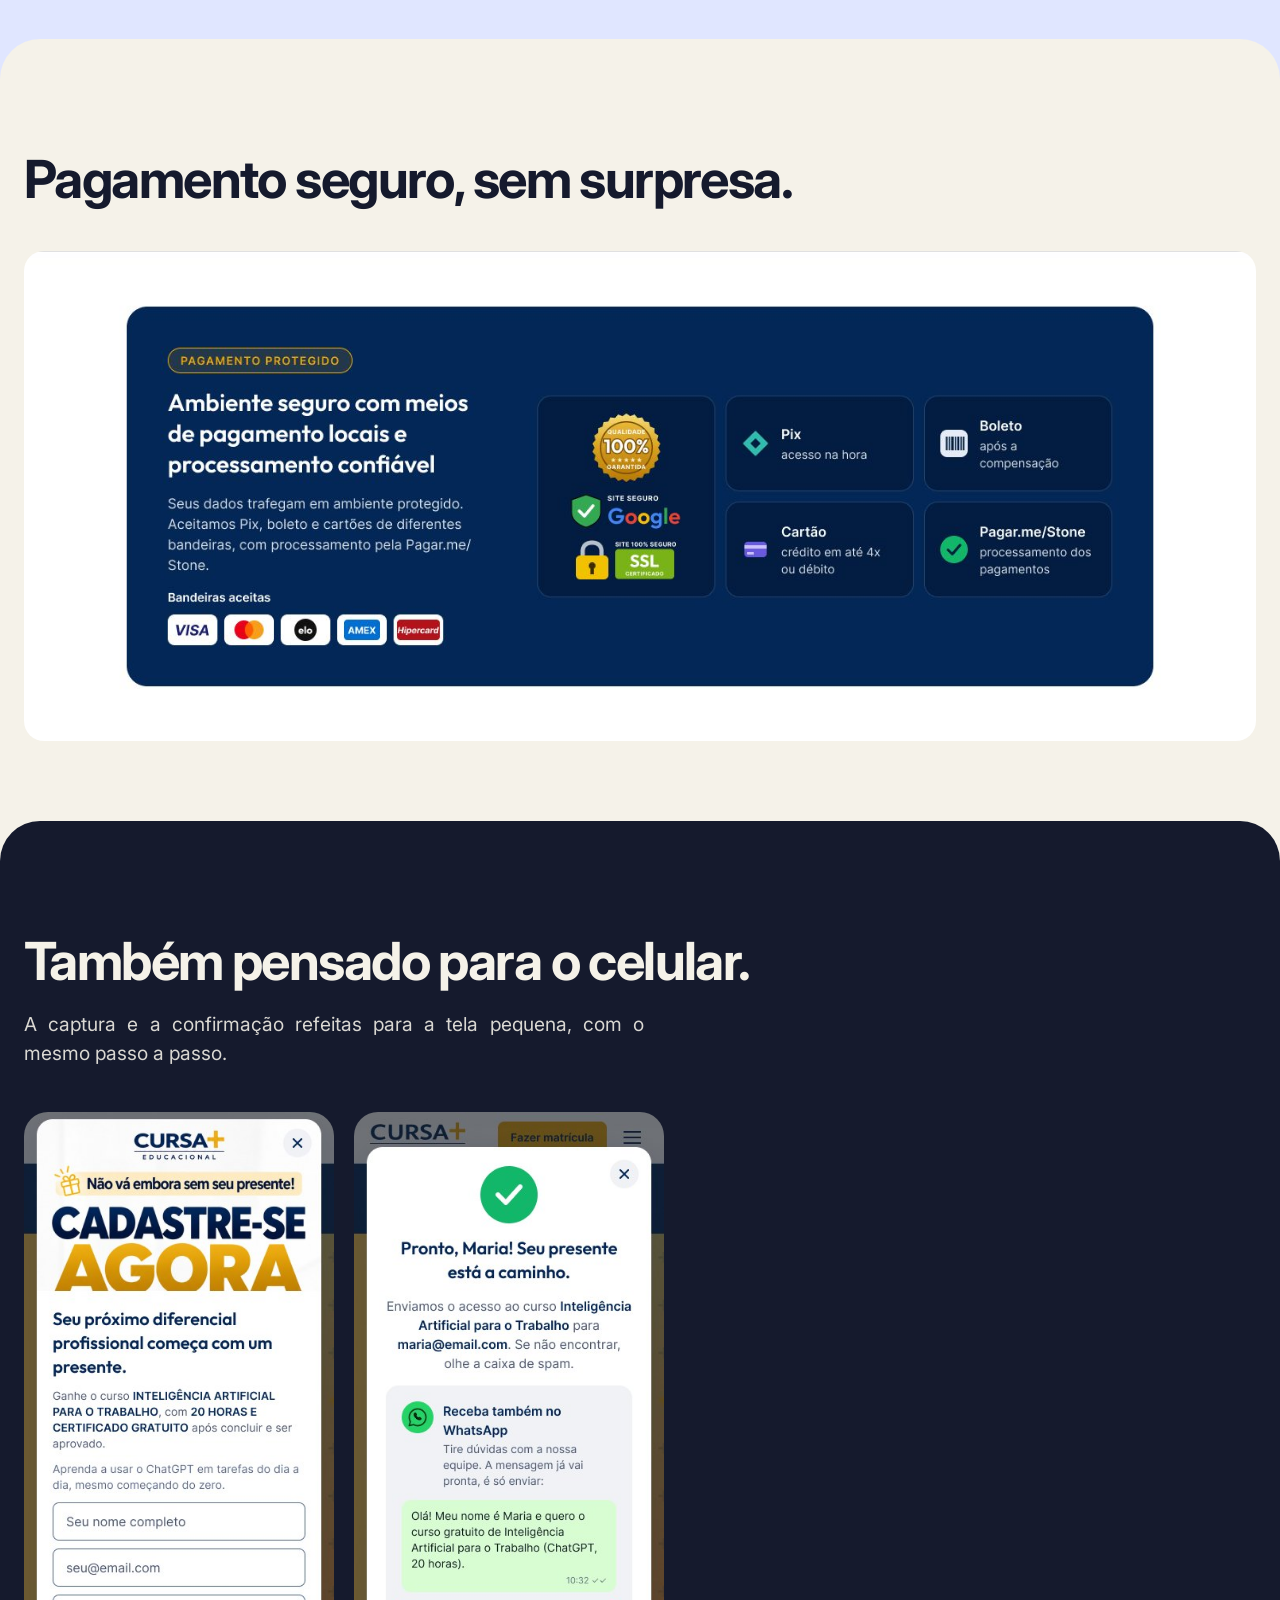
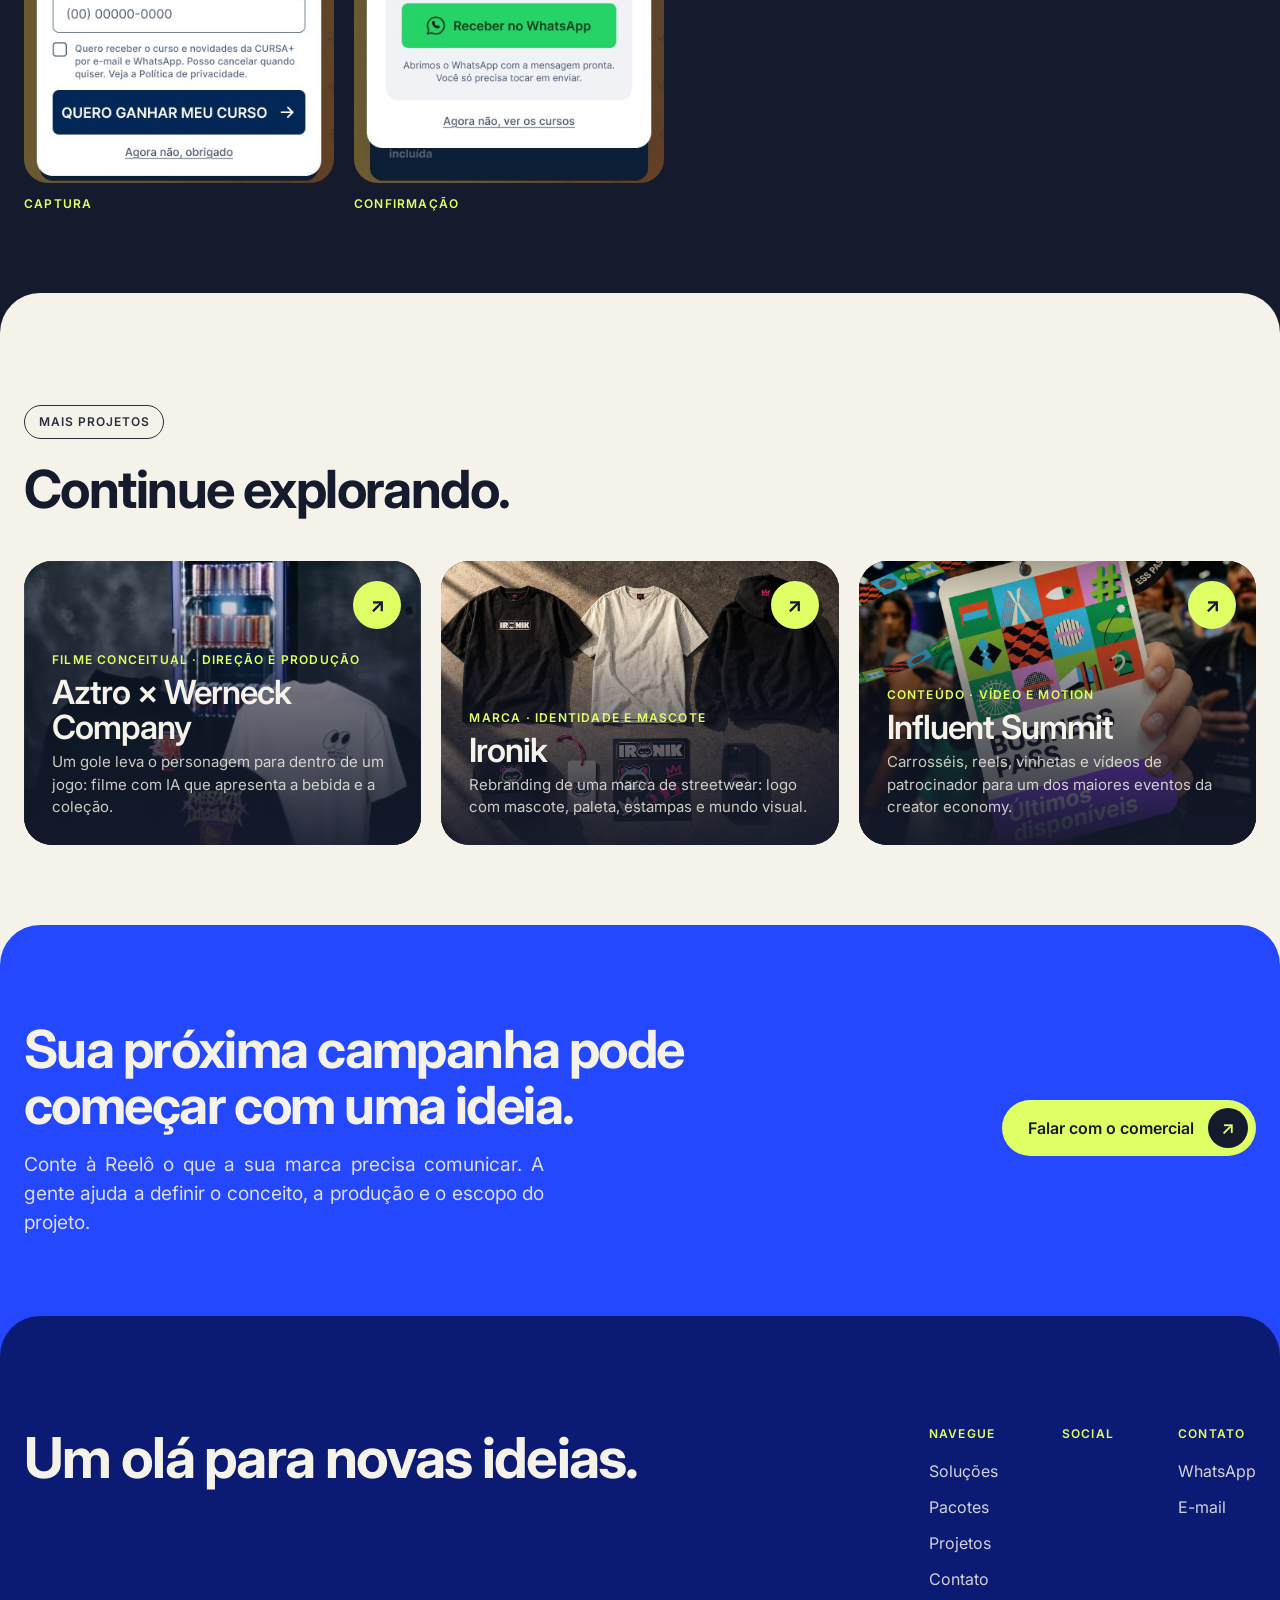
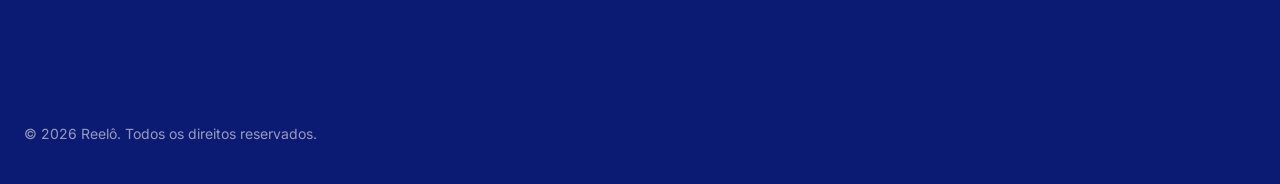
<file: projeto-sites.html>
<!doctype html>
<html lang="pt-BR">
<head>
<meta charset="utf-8">
<meta name="viewport" content="width=device-width, initial-scale=1">
<title>Produção de sites · Projetos · Reelô</title>
<meta name="description" content="Design do site de uma plataforma de cursos: oferta clara, páginas por objetivo e captura de contatos.">
<meta name="robots" content="noindex, nofollow"><!-- remover junto com o da home -->
<meta property="og:title" content="Produção de sites · Projetos · Reelô">
<meta property="og:description" content="Design do site de uma plataforma de cursos: oferta clara, páginas por objetivo e captura de contatos.">
<meta property="og:type" content="website">
<meta property="og:image" content="assets/projetos/sites-home.jpg">
<meta name="theme-color" content="#151A2D">
<link rel="icon" href="assets/favicon.svg" type="image/svg+xml">
<link rel="preconnect" href="https://fonts.googleapis.com">
<link rel="preconnect" href="https://fonts.gstatic.com" crossorigin>
<link href="https://fonts.googleapis.com/css2?family=Inter:wght@400;500;600;700;800&display=swap" rel="stylesheet">
<link rel="stylesheet" href="style.css">
<link rel="stylesheet" href="projetos.css">
</head>
<body>
<header class="nav" id="topo">
  <a class="nav__logo" href="index.html" aria-label="Reelô, início"><img src="assets/logo.svg" alt="Reelô" width="104" height="34"></a>
  <nav class="nav__links" aria-label="Principal">
    <a href="index.html#solucoes">Soluções</a><a href="index.html#pacotes">Pacotes</a><a href="portfolio.html">Projetos</a><a href="index.html#contato">Contato</a>
  </nav>
  <a class="btn btn--azul nav__cta" href="index.html#contato">Diagnóstico gratuito</a>
  <button class="burger" id="burger" aria-label="Abrir menu" aria-expanded="false" aria-controls="menu"><span></span><span></span><span></span></button>
</header>
<div class="menu" id="menu" hidden>
  <nav aria-label="Menu">
    <a href="index.html#solucoes"><i>01</i>Soluções<b>→</b></a>
    <a href="index.html#pacotes"><i>02</i>Pacotes<b>→</b></a>
    <a href="portfolio.html"><i>03</i>Projetos<b>→</b></a>
    <a href="index.html#contato"><i>04</i>Contato<b>→</b></a>
  </nav>
  <a class="btn btn--azul btn--full" href="index.html#contato">Agendar meu diagnóstico gratuito <span class="btn__c">↗</span></a>
  <p>Um olá para novas ideias.</p>
</div>
<main>

<section style="z-index:2" class="sec sec--ink pj-hero">
  <div class="wrap pj-hero__in">
    <div>
      <a class="voltar" href="portfolio.html">← Todos os projetos</a>
      <p class="pj-hero__kick">Design de interface / Site v2</p>
      <h1>Sites claros,<em>com um próximo passo evidente.</em></h1>
      <p class="lead">Design completo do site da Cursa+: da home com a oferta na primeira dobra às páginas de certificação, carreiras, guias e cursos, com captura de leads e pagamento com confiança.</p>
      <div class="pj-hero__cta"><a class="link-seta" href="#resultado">Ver o processo ↓</a></div>
      <ul class="meta"><li>Home e oferta</li><li>Páginas por objetivo</li><li>Captura de leads</li><li>Versão para celular</li></ul>
    </div>
    <div class="pj-hero__img"><img src="assets/projetos/sites-home.jpg" alt="Home do site da Cursa+ com a oferta de dois cursos"></div>
  </div>
</section>
<div id="resultado"></div><section style="z-index:3" class="sec sec--creme"><div class="wrap"><header class="cab cab--p"><h2>Uma página para cada pergunta do aluno.</h2><p class="lead lead--ink">Certificação, carreiras e cursos respondem o que a pessoa quer saber antes de comprar, sempre com o próximo passo à vista.</p></header><div class="tira tira--4 tira--h"><figure><img src="assets/projetos/sites-certificacao.jpg" alt="Página de certificação do site da Cursa+" loading="lazy"><figcaption>Certificação</figcaption></figure><figure><img src="assets/projetos/sites-carreiras.jpg" alt="Página de carreiras do site da Cursa+" loading="lazy"><figcaption>Carreiras</figcaption></figure><figure><img src="assets/projetos/sites-curso.jpg" alt="Página de curso do site da Cursa+" loading="lazy"><figcaption>Página de curso</figcaption></figure><figure><img src="assets/projetos/sites-guias.jpg" alt="Página de guias do site da Cursa+" loading="lazy"><figcaption>Guias</figcaption></figure></div></div></section><section style="z-index:4" class="sec sec--nevoa"><div class="wrap"><header class="cab cab--p"><h2>Captura de contato sem atrapalhar a leitura.</h2><p class="lead lead--ink">Um pop-up com a oferta e o formulário curto, sobre a home.</p></header><figure class="wide"><img src="assets/projetos/cursamais-site-popup.jpg" alt="Pop-up de captura de leads sobre a home da Cursa+" loading="lazy"></figure></div></section><section style="z-index:5" class="sec sec--creme"><div class="wrap"><header class="cab cab--p"><h2>Pagamento seguro, sem surpresa.</h2></header><figure class="wide"><img src="assets/projetos/cursamais-site-pagamento.jpg" alt="Bloco de pagamento seguro do site da Cursa+" loading="lazy"></figure></div></section><section style="z-index:6" class="sec sec--ink"><div class="wrap"><header class="cab cab--p"><h2>Também pensado para o celular.</h2><p class="lead ">A captura e a confirmação refeitas para a tela pequena, com o mesmo passo a passo.</p></header><div class="tira tira--2 tira--n"><figure><img src="assets/projetos/sites-m-captura.jpg" alt="Pop-up de captura de contato no celular" loading="lazy"><figcaption>Captura</figcaption></figure><figure><img src="assets/projetos/sites-m-obrigado.jpg" alt="Tela de confirmação no celular" loading="lazy"><figcaption>Confirmação</figcaption></figure></div></div></section>
<section style="z-index:7" class="sec sec--creme">
  <div class="wrap">
    <header class="cab cab--p"><span class="tag">Mais projetos</span><h2>Continue explorando.</h2></header>
    <div class="outros cards"><a class="card" href="projeto-aztro.html" aria-label="Ver o projeto Aztro × Werneck Company"><img src="assets/projetos/aztro-colecao.jpg" alt="Coleção da Werneck Company com a bebida Aztro sobre fundo escuro" loading="lazy" style="object-position:center"><span class="card__ir" aria-hidden="true">↗</span><span class="card__txt"><span class="card__cat">Filme conceitual · Direção e produção</span><h3>Aztro × Werneck Company</h3><p>Um gole leva o personagem para dentro de um jogo: filme com IA que apresenta a bebida e a coleção.</p></span></a><a class="card" href="projeto-ironik.html" aria-label="Ver o projeto Ironik"><img src="assets/projetos/ironik-m-08.jpg" alt="Camisetas, boné, tag e adesivos da Ironik sobre concreto" loading="lazy" style="object-position:center"><span class="card__ir" aria-hidden="true">↗</span><span class="card__txt"><span class="card__cat">Marca · Identidade e mascote</span><h3>Ironik</h3><p>Rebranding de uma marca de streetwear: logo com mascote, paleta, estampas e mundo visual.</p></span></a><a class="card" href="projeto-influent-summit.html" aria-label="Ver o projeto Influent Summit"><img src="assets/projetos/influent-carrossel-07-slide-01.jpg" alt="Carrossel do Influent Summit 2026: Business Pass" loading="lazy" style="object-position:center"><span class="card__ir" aria-hidden="true">↗</span><span class="card__txt"><span class="card__cat">Conteúdo · Vídeo e motion</span><h3>Influent Summit</h3><p>Carrosséis, reels, vinhetas e vídeos de patrocinador para um dos maiores eventos da creator economy.</p></span></a></div>
  </div>
</section>
<section style="z-index:8" class="sec sec--azul cta-final">
  <div class="wrap">
    <div><h2>Sua próxima campanha pode começar com uma ideia.</h2><p class="lead">Conte à Reelô o que a sua marca precisa comunicar. A gente ajuda a definir o conceito, a produção e o escopo do projeto.</p></div>
    <a class="btn btn--cha" href="index.html#contato" data-wa="Olá, Reelô! Vi o projeto Produção de sites no site e quero conversar sobre o meu.">Falar com o comercial <span class="btn__c btn__c--ink">↗</span></a>
  </div>
</section>
</main>
<footer class="rodape sec sec--profundo" style="z-index:30">
  <div class="wrap">
    <div class="rodape__topo">
      <p class="rodape__lema">Um olá para novas ideias.</p>
      <div class="rodape__cols">
        <div><h4>Navegue</h4><a href="index.html#solucoes">Soluções</a><a href="index.html#pacotes">Pacotes</a><a href="portfolio.html">Projetos</a><a href="index.html#contato">Contato</a></div>
        <div><h4>Social</h4><a data-rede="instagram" href="index.html#contato">Instagram</a><a data-rede="youtube" href="index.html#contato">YouTube</a><a data-rede="linkedin" href="index.html#contato">LinkedIn</a></div>
        <div><h4>Contato</h4><a data-rede="whatsapp" href="index.html#contato">WhatsApp</a><a data-rede="email" href="index.html#contato">E-mail</a></div>
      </div>
    </div>
    <p class="rodape__c">© 2026 Reelô. Todos os direitos reservados.</p>
  </div>
</footer>
<script src="site.js"></script>
</body>
</html>
</file>
<file: style.css>
:root{--ink:#151A2D;--creme:#F5F2E9;--azul:#2448FF;--cha:#DFFF65;--nevoa:#E0E6FF;--prof:#0B1A73;--am:#FFD43B;--w:1312px;--r:40px}
*{box-sizing:border-box;margin:0;padding:0}
html{scroll-behavior:smooth;scroll-padding-top:96px}
body{font-family:'Inter',system-ui,-apple-system,Segoe UI,Roboto,sans-serif;background:var(--ink);color:var(--ink);line-height:1.5;-webkit-font-smoothing:antialiased;overflow-x:hidden}
img{max-width:100%;display:block}
a{color:inherit}
ul,ol{list-style:none}
:focus-visible{outline:3px solid var(--cha);outline-offset:3px}
.wrap{width:min(var(--w),100% - 48px);margin-inline:auto}

/* seções empilhadas com topo arredondado */
.sec{position:relative;padding:112px 0 120px;border-radius:var(--r) var(--r) 0 0;margin-top:calc(var(--r) * -1)}
.sec--ink{background:var(--ink);color:var(--creme)}
.sec--creme{background:var(--creme)}
.sec--nevoa{background:var(--nevoa)}
.sec--azul{background:var(--azul);color:var(--creme)}
.sec--profundo{background:var(--prof);color:var(--creme)}
.sec--cha{background:var(--cha)}
main>.sec:nth-of-type(1){margin-top:0;border-radius:0}
main>section:nth-of-type(2){z-index:2}main>section:nth-of-type(3){z-index:3}main>section:nth-of-type(4){z-index:4}main>section:nth-of-type(5){z-index:5}main>section:nth-of-type(6){z-index:6}main>section:nth-of-type(7){z-index:7}main>section:nth-of-type(8){z-index:8}main>section:nth-of-type(9){z-index:9}main>section:nth-of-type(10){z-index:10}main>section:nth-of-type(11){z-index:11}main>section:nth-of-type(12){z-index:12}
.rodape{z-index:13}

/* tipografia */
h1,h2,h3,h4{letter-spacing:-.03em;line-height:1.05}
h1{font-size:clamp(40px,6.2vw,88px);font-weight:700}
h2{font-size:clamp(32px,4.1vw,59px);font-weight:700;line-height:1.08}
.h-grande{font-size:clamp(40px,5.6vw,80px);line-height:1}
h3{font-size:clamp(22px,2.4vw,30px);font-weight:600}
.lead{font-size:clamp(17px,1.5vw,20px);line-height:1.5;opacity:.88;max-width:620px}
.lead--ink{color:var(--ink);opacity:.78}
.tag{display:inline-block;font-size:12px;font-weight:600;letter-spacing:.08em;text-transform:uppercase;border:1px solid currentColor;border-radius:100px;padding:7px 14px;margin-bottom:22px;opacity:.9}
.tag--claro{color:var(--creme);border-color:rgba(245,242,233,.35)}
.tag--mini{background:var(--creme);border-color:rgba(21,26,45,.2);margin:0}
.tag--cha{background:var(--cha);border-color:var(--cha);color:var(--ink);margin:0}

/* botões */
.btn{display:inline-flex;align-items:center;justify-content:center;gap:14px;font:600 16px/1 'Inter',sans-serif;text-decoration:none;border-radius:100px;padding:8px 8px 8px 26px;min-height:56px;border:0;cursor:pointer;transition:transform .2s ease,box-shadow .2s ease}
.btn:hover{transform:translateY(-2px)}
.btn:active{transform:scale(.98)}
.btn--azul{background:var(--azul);color:#fff}
.btn--cha{background:var(--cha);color:var(--ink)}
.btn--creme{background:var(--creme);color:var(--ink)}
.btn--full{width:100%;justify-content:space-between}
.btn__c{display:grid;place-items:center;width:40px;height:40px;border-radius:50%;background:var(--creme);color:var(--azul);font-size:18px;flex:none}
.btn__c--ink{background:var(--ink);color:var(--cha)}
.btn--cha .btn__c{background:var(--ink);color:var(--cha)}
.link-seta{color:var(--creme);text-decoration:none;font-weight:500;font-size:17px;padding:12px 4px}
.link-seta:hover{text-decoration:underline}

/* nav */
.nav{position:fixed;top:16px;left:50%;transform:translateX(-50%);z-index:50;width:min(1294px,100% - 32px);height:62px;border-radius:31px;background:rgba(29,36,64,.82);backdrop-filter:blur(24px);-webkit-backdrop-filter:blur(24px);display:flex;align-items:center;justify-content:space-between;padding:0 9px 0 28px;color:var(--creme)}
.nav__logo img{height:34px;width:auto}
.nav__links{display:flex;gap:40px;font-size:15px;font-weight:500}
.nav__links a{text-decoration:none;opacity:.85}.nav__links a:hover{opacity:1}
.nav__cta{min-height:44px;padding:0 22px;font-size:15px}
.burger{display:none;width:44px;height:44px;border-radius:50%;border:0;background:var(--azul);cursor:pointer;flex-direction:column;align-items:center;justify-content:center;gap:5px}
.burger span{width:20px;height:2.5px;border-radius:2px;background:#fff;transition:transform .25s,opacity .25s}
.burger[aria-expanded="true"]{background:var(--cha)}
.burger[aria-expanded="true"] span{background:var(--ink)}
.burger[aria-expanded="true"] span:nth-child(1){transform:translateY(7.5px) rotate(45deg)}
.burger[aria-expanded="true"] span:nth-child(2){opacity:0}
.burger[aria-expanded="true"] span:nth-child(3){transform:translateY(-7.5px) rotate(-45deg)}
.menu{position:fixed;inset:0;z-index:40;background:var(--ink);color:var(--creme);padding:110px 20px 32px;display:none;flex-direction:column}
.menu:not([hidden]){display:flex}
.menu nav{display:flex;flex-direction:column}
.menu nav a{display:flex;align-items:center;gap:16px;text-decoration:none;font-size:36px;font-weight:600;letter-spacing:-.03em;padding:22px 0;border-bottom:1px solid rgba(245,242,233,.18)}
.menu nav i{font:400 14px 'Inter';color:var(--cha);width:30px}
.menu nav b{margin-left:auto;color:var(--cha);font-weight:400;font-size:28px}
.menu .btn{margin-top:auto}
.menu p{text-align:center;opacity:.7;margin-top:18px}

/* hero */
.hero{padding:0;min-height:min(100vh,940px);display:flex;align-items:center;background:var(--ink) url('assets/hero.png') right center/cover no-repeat;overflow:hidden}
.hero::before{content:"";position:absolute;inset:0;background:linear-gradient(90deg,rgba(21,26,45,.92) 0%,rgba(21,26,45,.55) 42%,rgba(21,26,45,0) 70%);pointer-events:none}
.hero::after{content:"";position:absolute;inset:auto 0 0 0;height:160px;background:linear-gradient(0deg,rgba(21,26,45,.7),transparent);pointer-events:none}
.hero__in{position:relative;z-index:2;padding:150px 0 140px}
.hero__txt{max-width:720px;display:flex;flex-direction:column;gap:30px;align-items:flex-start}
.hero__txt .tag{margin:0}
.hero__txt .lead{max-width:560px}
.hero__cta{display:flex;align-items:center;gap:28px;flex-wrap:wrap}
.hero__img{display:none}
.hero__prova{position:absolute;left:0;bottom:56px;display:flex;align-items:center;gap:14px;font-size:14px;opacity:.85}
.av{display:flex}.av i{width:40px;height:40px;border-radius:50%;display:grid;place-items:center;font:600 14px 'Inter';font-style:normal;border:2px solid var(--ink);margin-left:-10px;background:var(--cha);color:var(--ink)}
.av i:first-child{margin-left:0;background:var(--azul);color:#fff}.av i:nth-child(3){background:var(--creme)}

/* faixa */
.faixa{background:var(--cha);overflow:hidden;position:relative;z-index:2;margin-top:-40px;border-radius:var(--r) var(--r) 0 0;padding:52px 0 calc(52px + var(--r))}
.faixa__trilho{display:flex;gap:28px;width:max-content;font-size:40px;font-weight:700;letter-spacing:-.03em;animation:corre 38s linear infinite;white-space:nowrap}
.faixa__trilho span:nth-child(even){opacity:.4}
@keyframes corre{to{transform:translateX(-50%)}}

/* cabeçalho */
.cab{margin-bottom:64px}
.cab h2{max-width:900px}
.cab .lead{margin-top:20px}
.cab--lado{display:flex;justify-content:space-between;align-items:flex-end;gap:48px}
.cab--lado .lead{margin:0 0 6px;max-width:430px;flex:none}
.cab--lado h2{max-width:780px}

/* dor */
.comp{display:grid;grid-template-columns:1fr 1fr;gap:24px;margin:8px 0 56px}
.painel{border-radius:28px;padding:36px;display:flex;flex-direction:column;gap:26px}
.painel--claro{background:#fff;border:1px solid rgba(21,26,45,.14)}
.painel--azul{background:var(--azul);color:var(--creme);justify-content:space-between}
.painel h3{font-size:clamp(24px,2.4vw,32px)}
.painel p{font-size:18px;opacity:.75;line-height:1.5}
.painel--azul p{opacity:.88}
.painel .tag{align-self:flex-start}
.soltas{position:relative;height:236px}
.soltas i{position:absolute;left:var(--x);top:var(--y);width:var(--w);height:var(--h);transform:rotate(var(--r));background:var(--c);border:1px solid rgba(21,26,45,.16);border-radius:14px}
.soltas i::before,.soltas i::after{content:"";position:absolute;left:12%;height:8px;border-radius:4px;background:rgba(21,26,45,.16)}
.soltas i::before{bottom:26%;width:55%}.soltas i::after{bottom:11%;width:32%;background:rgba(21,26,45,.1)}
.soltas u{position:absolute;right:-8px;bottom:-10px;width:28px;height:28px;border-radius:50%;background:var(--ink);color:#fff;display:grid;place-items:center;font:700 15px 'Inter';text-decoration:none;z-index:2}
.caminho{display:flex;align-items:center;justify-content:center;gap:10px;min-height:236px}
.etapa{flex:1;min-width:0;background:rgba(255,255,255,.12);border:1px solid rgba(255,255,255,.28);border-radius:20px;padding:16px;display:flex;flex-direction:column;gap:6px}
.etapa strong{font-size:22px;font-weight:600;margin-top:4px}
.etapa small{font-size:14px;opacity:.8;line-height:1.3}
.etapa--cha{background:var(--cha);border-color:var(--cha);color:var(--ink)}
.mini{display:block;height:64px;border-radius:10px;background:rgba(255,255,255,.9);padding:14px 12px;font-style:normal}
.mini b{display:block;height:7px;border-radius:4px;background:var(--azul);margin-bottom:9px;width:60%}
.mini b+b{width:40%;opacity:.55}.mini b+b+b{width:50%;opacity:.4}
.etapa--cha .mini{background:var(--ink)}.etapa--cha .mini b{background:var(--cha)}
.seta{color:var(--cha);font-size:26px;font-weight:600}

/* listas (sinais e soluções) */
.lista{border-top:1px solid;margin-bottom:56px}
.lista li{display:grid;grid-template-columns:80px minmax(0,1fr) minmax(0,.9fr);gap:24px;align-items:start;padding:38px 0;border-bottom:1px solid}
.lista i{font:600 14px 'Inter';font-style:normal;padding-top:14px}
.lista h3{font-size:clamp(26px,3vw,40px);font-weight:700;max-width:560px}
.lista p{font-size:16px;line-height:1.55;opacity:.8;padding-top:8px}
.lista p b{font-weight:600;opacity:1}
.lista--clara{border-color:rgba(21,26,45,.22)}.lista--clara li{border-color:rgba(21,26,45,.22)}.lista--clara i{color:var(--azul)}
.lista--escura{border-color:rgba(130,150,255,.4)}.lista--escura li{border-color:rgba(130,150,255,.4)}.lista--escura i{color:var(--am)}
.cta-linha{display:flex;align-items:center;gap:32px;flex-wrap:wrap}
.cta-linha p{font-size:clamp(20px,2vw,26px);font-weight:600;letter-spacing:-.02em}

/* propósito e para quem é */
.duas{display:grid;grid-template-columns:1fr 1fr;gap:64px;align-items:center}
.duas .lead{max-width:600px}
.chips{display:flex;flex-wrap:wrap;gap:10px;margin:26px 0 34px}
.chips li{font-size:12px;font-weight:600;letter-spacing:.08em;text-transform:uppercase;border:1px solid rgba(245,242,233,.5);border-radius:100px;padding:8px 14px}

/* pacotes */
.pacotes{display:grid;grid-template-columns:repeat(3,1fr);gap:24px;align-items:start;margin-bottom:48px}
.pacote{border-radius:32px;padding:36px;display:flex;flex-direction:column;gap:6px}
.pacote h3{font-size:36px;font-weight:700;margin-top:6px}
.pacote .eyebrow{font-size:12px;font-weight:600;letter-spacing:.1em;text-transform:uppercase}
.pacote .foco{font-weight:500;margin-top:14px}
.pacote .desc{font-size:16px;opacity:.75;margin-top:8px}
.pacote .de{font-size:14px;opacity:.75;margin-top:18px}
.pacote .preco{font-size:28px;font-weight:700;letter-spacing:-.02em;padding-bottom:18px;border-bottom:1px solid;border-color:inherit}
.pacote ul{display:flex;flex-direction:column;gap:12px;margin:18px 0}
.pacote li{display:grid;grid-template-columns:20px 1fr;gap:12px;font-size:16px;line-height:1.4}
.pacote li::before{content:"✓";font-weight:700}
.pacote .envia{font-size:15px;opacity:.7;margin-bottom:18px}
.pacote--start{background:#fff;border:8px solid #C9D2FF;padding:28px;color:var(--ink)}
.pacote--start .eyebrow,.pacote--start .preco,.pacote--start li::before{color:var(--azul)}
.pacote--start .preco{border-color:rgba(21,26,45,.15)}
.pacote--perf{background:var(--azul);color:#fff;margin-top:-40px;border:8px solid #1A33C9;padding:28px}
.pacote--perf .eyebrow,.pacote--perf .preco,.pacote--perf li::before{color:var(--cha)}
.pacote--perf .preco{border-color:rgba(255,255,255,.25)}
.pacote--scale{background:var(--ink);color:var(--creme);border:8px solid #252C4A;padding:28px}
.pacote--scale .eyebrow,.pacote--scale .preco,.pacote--scale li::before{color:var(--cha)}
.pacote--scale .preco{border-color:rgba(255,255,255,.18)}
.nota{font-size:16px;max-width:900px;opacity:.78}

/* tabela */
.tabela{background:#1D2440;border:8px solid #252C4A;border-radius:28px;padding:28px 40px 20px;margin-bottom:96px}
.tr{display:grid;grid-template-columns:minmax(0,2.6fr) repeat(3,minmax(0,1fr));gap:12px;align-items:center;padding:18px 0;border-top:1px solid rgba(245,242,233,.12);font-size:16px;text-align:center}
.tr>:first-child{text-align:left}
.tr--cab{border:0;padding:30px 0 34px;font-size:26px}.tr--cab b{font-weight:600;letter-spacing:-.02em}.tr--cab .dest{color:var(--cha)}
.ok{color:var(--cha);font-weight:700}.nao{opacity:.45}
.tr--preco{font-size:26px;font-weight:700;border-top:1px solid rgba(245,242,233,.25);padding-top:26px}
.tr--preco span+span{color:var(--cha)}
.avulsos__t{font-size:13px;letter-spacing:.1em;text-transform:uppercase;color:var(--cha);font-weight:600;margin-bottom:28px}
.avulsos{display:grid;grid-template-columns:repeat(5,1fr);gap:24px}
.avulsos>div{border-top:1px solid rgba(245,242,233,.3);padding-top:22px;display:flex;flex-direction:column;gap:6px}
.avulsos h4{font-size:20px;font-weight:500;letter-spacing:-.01em}
.avulsos .v{color:var(--cha);font-weight:600;font-size:16px}
.avulsos p:last-child{font-size:15px;opacity:.7;line-height:1.45}

/* projetos */
.galeria{display:grid;grid-template-columns:516fr 416fr 332fr;gap:24px}
.proj{position:relative;border-radius:28px;overflow:hidden;background:var(--ink);min-height:300px;display:flex}
.proj img{width:100%;height:100%;object-fit:cover}
.proj figcaption{position:absolute;left:0;right:0;bottom:0;padding:60px 24px 22px;display:flex;flex-direction:column;background:linear-gradient(0deg,rgba(21,26,45,.85),transparent);color:var(--creme)}
.proj figcaption b{font-size:22px;font-weight:600}.proj figcaption span{font-size:14px;opacity:.8}
.proj--a{min-height:624px}
.galeria__col{display:grid;grid-template-rows:1fr 1fr;gap:24px}
.proj--oni{min-height:624px;background:#0F1322}
.oni{margin:auto;font-size:34px;font-weight:700;color:var(--creme);letter-spacing:-.03em}

/* processo */
.passos{display:grid;grid-template-columns:repeat(4,1fr);gap:24px;counter-reset:p}
.passos li{position:relative;padding-top:88px}
.passos li::before{content:"";position:absolute;top:27px;left:0;right:-24px;height:3px;background:var(--ink)}
.passos li:last-child::before{right:0}
.passos i{position:absolute;top:0;left:0;width:56px;height:56px;border-radius:50%;background:var(--ink);color:var(--cha);display:grid;place-items:center;font:600 16px 'Inter';font-style:normal;z-index:1}
.passos h3{font-size:28px;font-weight:700;margin-bottom:12px}
.passos p{font-size:16px;line-height:1.5;opacity:.85;padding-right:16px}

/* faq */
.faq{display:grid;grid-template-columns:380px 1fr;gap:80px;align-items:start}
.faq .lead a{color:var(--azul);font-weight:600}
.faq__itens{border-top:1px solid rgba(21,26,45,.25)}
details{border-bottom:1px solid rgba(21,26,45,.25)}
summary{cursor:pointer;list-style:none;display:flex;justify-content:space-between;align-items:center;gap:24px;padding:26px 0;font-size:22px;font-weight:600;letter-spacing:-.02em}
summary::-webkit-details-marker{display:none}
summary::after{content:"+";font-size:30px;font-weight:400;color:var(--azul);flex:none}
details[open] summary::after{content:"–"}
details p{padding:0 56px 26px 0;font-size:18px;opacity:.8;max-width:680px}

/* contato */
.contato{display:grid;grid-template-columns:1.2fr 1fr;gap:80px;align-items:start}
.contato .lead{margin:28px 0 36px}
.mini-passos{display:grid;grid-template-columns:1fr 1fr;gap:16px;margin-top:8px}
.mini-passos li{display:flex;flex-direction:column;gap:6px;padding:20px;border-radius:18px;background:rgba(245,242,233,.07);border:1px solid rgba(245,242,233,.12)}
.mini-passos i{font:700 14px/1 'Inter';font-style:normal;letter-spacing:.06em;color:var(--cha)}
.mini-passos b{font:600 20px/1.2 'Inter';color:var(--creme)}
.mini-passos span{font-size:16px;line-height:1.4;color:var(--creme);opacity:.7}
@media (max-width:480px){.mini-passos{gap:12px}.mini-passos li{padding:16px}.mini-passos b{font-size:17px}.mini-passos span{font-size:14px}}
.form{background:#1D2440;border:1px solid rgba(245,242,233,.14);border-radius:28px;padding:36px;display:flex;flex-direction:column;gap:18px}
.form label{display:flex;flex-direction:column;gap:8px;font-size:14px;font-weight:500;opacity:.95}
.form input,.form select{font:400 16px 'Inter',sans-serif;color:var(--creme);background:rgba(255,255,255,.06);border:1px solid rgba(245,242,233,.22);border-radius:14px;padding:15px 16px;min-height:52px}
.form input::placeholder{color:rgba(245,242,233,.5)}
.form input:focus,.form select:focus{outline:0;border-color:var(--cha);box-shadow:0 0 0 3px rgba(223,255,101,.25)}
.form input[aria-invalid="true"]{border-color:#FF7A7A}
.form select option{color:#151A2D}
.form__msg{font-size:15px;min-height:22px}

/* rodapé */
.rodape{padding:112px 0 40px;overflow:hidden}
.rodape__topo{display:flex;justify-content:space-between;gap:56px;flex-wrap:wrap}
.rodape__lema{font-size:clamp(32px,4.4vw,59px);font-weight:700;letter-spacing:-.03em;line-height:1.05;max-width:760px}
.rodape__cols{display:flex;gap:64px}
.rodape h4{font-size:12px;letter-spacing:.1em;text-transform:uppercase;color:var(--cha);margin-bottom:18px;font-weight:600}
.rodape__cols a{display:block;text-decoration:none;margin-bottom:12px;opacity:.85;font-size:16px}
.rodape__cols a:hover{opacity:1;text-decoration:underline}
.rodape__c{margin-top:120px;font-size:14px;opacity:.6}

.curto{display:none}
@media (max-width:820px){.longo{display:none}.curto{display:inline}}
/* animação de entrada */
@media (prefers-reduced-motion:no-preference){.rv{opacity:0;transform:translateY(24px);transition:opacity .7s ease,transform .7s ease}.rv.in{opacity:1;transform:none}}
@media (prefers-reduced-motion:reduce){.faixa__trilho{animation:none}html{scroll-behavior:auto}}

/* tablet */
@media (max-width:1100px){
  .nav__links{gap:24px}
  .lista li{grid-template-columns:56px 1fr;}
  .lista p{grid-column:2}
  .pacotes{grid-template-columns:1fr;gap:20px}.pacote--perf{margin-top:0}
  .avulsos{grid-template-columns:repeat(3,1fr)}
  .galeria{grid-template-columns:1fr 1fr}.proj--a,.proj--oni{min-height:420px}
  .passos{grid-template-columns:1fr 1fr;row-gap:48px}.passos li::before{right:-24px}.passos li:nth-child(2n)::before{right:0}
  .faq{grid-template-columns:1fr;gap:40px}.contato{grid-template-columns:1fr;gap:48px}
}

/* celular */
@media (max-width:820px){
  :root{--r:32px}
  .wrap{width:calc(100% - 40px)}
  .sec{padding:72px 0 80px}
  .nav{padding:0 9px 0 20px}.nav__links,.nav__cta{display:none}.burger{display:flex}
  .hero{display:block;background:var(--ink);min-height:0}
  .hero::before,.hero::after{display:none}
  .hero__in{padding:112px 0 56px;display:flex;flex-direction:column;gap:32px}
  .hero__txt{gap:24px}
  .hero__txt .btn{width:100%;justify-content:space-between}
  .hero__cta{width:100%;flex-direction:column;align-items:stretch;gap:8px;text-align:center}
  .hero__img{display:block;border-radius:28px;width:100%;height:350px;object-fit:cover;object-position:68% 50%}
  .hero__prova{position:static;flex-direction:column;align-items:flex-start;gap:12px}
  .faixa{padding:36px 0 calc(36px + var(--r))}.faixa__trilho{font-size:30px;gap:20px}
  .cab{margin-bottom:40px}.cab--lado{flex-direction:column;align-items:flex-start;gap:20px}.cab--lado .lead{max-width:none}
  .comp{grid-template-columns:1fr}.painel{padding:28px 24px}.soltas{height:200px}
  .caminho{flex-direction:column;align-items:stretch;min-height:0}.seta{transform:rotate(90deg);align-self:flex-start;margin-left:24px}
  .lista li{grid-template-columns:1fr;gap:10px;padding:28px 0}.lista p{grid-column:1;padding-top:0}.lista i{padding-top:0}
  .cta-linha{flex-direction:column;align-items:stretch;gap:20px}.cta-linha .btn{justify-content:space-between}
  .duas{grid-template-columns:1fr;gap:32px}
  .duas .btn{width:100%;justify-content:space-between}
  .tabela{padding:12px 16px;border-width:6px;margin-bottom:64px}
  .tr{grid-template-columns:minmax(0,1.5fr) repeat(3,52px);gap:6px;padding:14px 0;font-size:13px}
  .tr--cab{font-size:15px;padding:20px 0}.tr--preco{font-size:13px}
  .avulsos{grid-template-columns:1fr;gap:20px}
  .galeria{grid-template-columns:1fr}.galeria__col{grid-template-rows:none}.proj,.proj--a,.proj--oni{min-height:340px}
  .passos{grid-template-columns:1fr;row-gap:0}.passos li{padding:0 0 36px 80px;min-height:100px}.passos li::before{top:56px;left:27px;width:3px;height:calc(100% - 56px);right:auto}.passos li:last-child::before{display:none}.passos i{top:0}
  summary{font-size:19px;padding:22px 0}details p{padding-right:0;font-size:16px}
  .form{padding:24px 20px}
  .rodape{padding:72px 0 32px}.rodape__cols{gap:40px;flex-wrap:wrap}.rodape__c{margin-top:64px}
  .tr--cab b:nth-child(2),.tr--cab b:nth-child(3),.tr--cab b:nth-child(4){font-size:13px;overflow-wrap:anywhere}
}

/* ===== atualização Figma 2026-11-17 ===== */
/* texto justificado, como no Figma */
.lead,.painel p,.nota,.lista p,details p{text-align:justify}
.pc__desc{text-align:left;hyphens:none}
.sec--cha .lead,.passos p{text-align:left}
/* dor: imagens novas */
.painel{gap:28px}.painel--azul{justify-content:center}
.painel h3{font-size:30px;line-height:1.15;font-weight:600;letter-spacing:-.01em}
.dor__img{width:100%;height:auto;aspect-ratio:571/455;object-fit:cover}
.dor__caminho{position:relative;width:100%;aspect-ratio:571/455;background:#1835F3;border-radius:25px;overflow:hidden}
.dor__crop{position:absolute;left:0;right:0;top:19.56%;height:61.1%;overflow:hidden}
.dor__crop img{position:absolute;max-width:none;width:110.16%;height:180.2%;left:-5.08%;top:-23.19%}
/* pacotes e comparativo (tabela única) */
#pacotes .cab .lead{max-width:1000px;font-size:22px}
#pacotes .cab h2{max-width:none}
.pcs{display:grid;grid-template-columns:minmax(0,1.39fr) repeat(3,minmax(0,1fr));gap:16px;margin-bottom:56px;align-items:stretch}
.pcs__lab h3{font-size:24px;font-weight:700;letter-spacing:0;padding-top:24px}
.pcs__labtop{height:350px}
.pcs__labtop p{font-size:16px;opacity:.7;margin-top:14px;max-width:352px}
.pcs__lab li,.pc__rows li{height:48px;border-top:1px solid rgba(245,242,233,.14);display:flex;align-items:center}
.pcs__lab li{font-size:16px;opacity:.9}
.pc{border-radius:28px;padding:0 24px 24px;display:flex;flex-direction:column;min-width:0}
.pc__top{height:350px;padding-top:26px}
.pc__eb{display:block;font-size:13px;font-weight:600;letter-spacing:.08em;text-transform:uppercase;opacity:.7}
.pc h3{font-size:36px;font-weight:700;letter-spacing:-.02em;margin-top:6px;line-height:1.1}
.pc__sub{font-size:15px;opacity:.8;margin-top:10px}
.pc__preco{margin-top:18px;border-radius:18px;padding:10px 16px;height:74px}
.pc__preco small{display:block;font-size:13px;opacity:.7;line-height:1.2}
.pc__preco p{display:flex;align-items:baseline;gap:6px;margin-top:2px}
.pc__preco b{font-size:34px;font-weight:700;letter-spacing:-.01em;line-height:1.2}
.pc__preco span{font-size:16px;opacity:.8}
.pc__desc{font-size:15px;line-height:1.4;margin-top:14px}
.pc__rows{flex:1}
.pc__rows li{justify-content:center;font-size:16px;font-weight:500;text-align:center;border-top-color:rgba(21,26,45,.16)}
.pc__rows .c--no{font-weight:400;opacity:.4}
.pc__btn{display:flex;align-items:center;justify-content:center;gap:8px;height:52px;border-radius:999px;font-size:16px;font-weight:600;text-decoration:none;margin-top:20px;transition:transform .2s ease}
.pc__btn:hover{transform:translateY(-2px)}
.pc--start{background:var(--creme);color:var(--ink)}.pc--start .pc__preco{background:rgba(21,26,45,.09)}.pc--start .pc__preco b{color:var(--azul)}.pc--start .pc__btn{background:var(--ink);color:var(--creme)}
.pc--perf{background:var(--cha);color:var(--ink)}.pc--perf .pc__preco{background:rgba(21,26,45,.09)}.pc--perf .pc__btn{background:var(--ink);color:var(--cha)}
.pc--scale{background:var(--azul);color:var(--creme)}.pc--scale .pc__preco{background:rgba(245,242,233,.09)}.pc--scale .pc__preco b{color:var(--cha)}.pc--scale .pc__btn{background:var(--cha);color:var(--ink)}
.pc--scale .pc__rows li{border-top-color:rgba(245,242,233,.16)}
#pacotes .nota{font-size:22px;max-width:1100px;opacity:1;color:#C9CCDA;margin-bottom:56px}
#pacotes .avulsos h4{font-size:22px;font-weight:400;letter-spacing:0}
#pacotes .avulsos .v{font-size:18px;font-weight:500}
#pacotes .avulsos p:last-child{font-size:18px;opacity:1;color:#C9CCDA;line-height:1.5}
#pacotes .avulsos>div{border-top-color:#4A5380;padding-top:24px;gap:8px}
@media (max-width:1100px){
  .pcs{grid-template-columns:1fr;gap:20px}.pcs__lab{display:none}
  .pc__top{height:auto;padding-bottom:20px}
  .pc__rows li{justify-content:space-between;gap:16px}
  .pc__rows li::before{content:attr(data-l);font-weight:400;font-size:15px;opacity:.85;text-align:left}
}
@media (max-width:820px){
  #pacotes .cab .lead,#pacotes .nota{font-size:17px}
  .painel h3{font-size:24px}
}
</file>
<file: projetos.css>
/* Páginas de portfólio e de projeto (usa os tokens de style.css) */
.pg-topo{padding:176px 0 120px;border-radius:0}
.pg-topo h1{max-width:980px}
.pg-topo .lead{margin-top:24px}
.voltar{display:inline-flex;gap:8px;align-items:center;font-size:15px;font-weight:500;text-decoration:none;opacity:.85;margin-bottom:36px}
.voltar:hover{opacity:1;text-decoration:underline}

/* grade do portfólio: cards clicáveis */
.cards{display:grid;grid-template-columns:repeat(12,1fr);gap:24px}
.card{position:relative;display:flex;border-radius:28px;overflow:hidden;background:var(--ink);min-height:420px;text-decoration:none;color:var(--creme);grid-column:span 4;isolation:isolate}
.card--g{grid-column:span 8;min-height:520px}
.card img{position:absolute;inset:0;width:100%;height:100%;object-fit:cover;transition:transform .6s cubic-bezier(.2,.7,.2,1);z-index:-1}
.card:hover img{transform:scale(1.04)}
.card__txt{margin-top:auto;width:100%;padding:90px 28px 26px;background:linear-gradient(0deg,rgba(21,26,45,.92),rgba(21,26,45,.55) 55%,transparent);display:flex;flex-direction:column;gap:6px}
.card__cat{font-size:12px;font-weight:600;letter-spacing:.1em;text-transform:uppercase;color:var(--cha)}
.card h3{font-size:clamp(24px,2.6vw,34px)}
.card p{font-size:15px;opacity:.82;max-width:44ch}
.card__ir{position:absolute;top:20px;right:20px;width:48px;height:48px;border-radius:50%;background:var(--cha);color:var(--ink);display:grid;place-items:center;font-size:20px;font-weight:700;transition:transform .25s ease}
.card:hover .card__ir{transform:translate(3px,-3px) scale(1.06)}
.card:focus-visible{outline:3px solid var(--azul);outline-offset:4px}

/* hero do projeto */
.pj-hero{padding:168px 0 110px;border-radius:0;overflow:hidden}
.pj-hero__in{display:grid;grid-template-columns:1.1fr .9fr;gap:64px;align-items:center}
.pj-hero__kick{font-size:13px;font-weight:600;letter-spacing:.1em;text-transform:uppercase;color:var(--cha);margin-bottom:22px}
.pj-hero h1{font-size:clamp(40px,5.6vw,80px)}
.pj-hero h1 em{font-style:normal;color:var(--cha);display:block}
.pj-hero .lead{margin-top:28px;max-width:560px}
.pj-hero__cta{display:flex;flex-wrap:wrap;gap:16px;align-items:center;margin-top:36px}
.pj-hero__img{border-radius:28px;overflow:hidden;box-shadow:0 30px 80px rgba(0,0,0,.35)}
.pj-hero__img img{width:100%;height:auto}
.pj-hero__img--vert{max-width:380px;justify-self:center}
.meta{display:flex;flex-wrap:wrap;gap:10px;margin-top:34px}
.meta li{font-size:12px;font-weight:600;letter-spacing:.08em;text-transform:uppercase;border:1px solid rgba(245,242,233,.4);border-radius:100px;padding:8px 14px}

/* blocos de leitura */
.texto{display:grid;grid-template-columns:5fr 7fr;gap:64px;align-items:start}
.texto h2{font-size:clamp(30px,3.6vw,52px)}
.texto p{font-size:clamp(17px,1.4vw,20px);line-height:1.6;color:var(--ink);opacity:.82;max-width:64ch}
.texto p+p{margin-top:18px}
.sec--ink .texto p,.sec--azul .texto p,.sec--profundo .texto p{color:var(--creme)}
.rotulo{font-size:12px;font-weight:600;letter-spacing:.1em;text-transform:uppercase;color:var(--azul);margin-top:12px;display:block}
.sec--ink .rotulo,.sec--azul .rotulo,.sec--profundo .rotulo{color:var(--cha)}
.tira{display:grid;gap:20px}
.tira--4{grid-template-columns:repeat(4,1fr)}
.tira--3{grid-template-columns:repeat(3,1fr)}
.tira--2{grid-template-columns:repeat(2,1fr)}
.tira figure{display:flex;flex-direction:column}
.tira img{width:100%;border-radius:20px;object-fit:cover;background:#fff}
.tira--v img{aspect-ratio:9/16}
.tira--q img{aspect-ratio:1/1}
.tira--h img{aspect-ratio:16/9}
.tira figcaption{font-size:12px;font-weight:600;letter-spacing:.1em;text-transform:uppercase;color:var(--azul);margin-top:12px}
.sec--ink .tira figcaption,.sec--azul .tira figcaption,.sec--profundo .tira figcaption{color:var(--cha)}
.cab--p{margin-bottom:44px}
.wide{border-radius:20px;overflow:hidden;margin-top:20px}
.wide img{width:100%;height:auto}
.entregas{display:grid;grid-template-columns:repeat(4,1fr);gap:16px;margin-top:48px}
.entregas li{border-top:2px solid currentColor;padding-top:14px;font-size:15px;font-weight:600;letter-spacing:-.01em}
.entregas i{display:block;font-style:normal;font-size:12px;opacity:.6;margin-bottom:6px;letter-spacing:.1em}
.video{border-radius:24px;overflow:hidden;background:#000;aspect-ratio:16/9;width:100%}
.video video,.video iframe{width:100%;height:100%;border:0;display:block}
.cta-final{padding:96px 0 120px}
.cta-final .wrap{display:flex;justify-content:space-between;align-items:center;gap:40px;flex-wrap:wrap}
.cta-final h2{max-width:700px}
.cta-final p{margin-top:16px;max-width:520px;opacity:.88}
.outros{display:grid;grid-template-columns:repeat(3,1fr);gap:20px;margin-top:8px}
.outros .card{min-height:260px;grid-column:auto}

@media (max-width:1100px){
  .card,.card--g{grid-column:span 6;min-height:400px}
  .pj-hero__in,.texto{grid-template-columns:1fr;gap:40px}
  .tira--4{grid-template-columns:repeat(2,1fr)}
  .entregas{grid-template-columns:repeat(2,1fr)}
}
@media (max-width:820px){
  .pg-topo{padding:132px 0 80px}.pj-hero{padding:124px 0 72px}
  .card,.card--g{grid-column:1/-1;min-height:360px}
  .tira--3,.tira--2{grid-template-columns:1fr}
  .tira--v.tira--3{grid-template-columns:repeat(2,1fr)}
  .outros{grid-template-columns:1fr}
  .cta-final .wrap{align-items:stretch}.cta-final .btn{justify-content:space-between}
}

.tira a{display:block;border-radius:20px;overflow:hidden}
.tira a img{transition:transform .5s ease}.tira a:hover img{transform:scale(1.03)}
.tira--h img,.tira--vid .video{aspect-ratio:16/9}
.tira--c img{aspect-ratio:3/4}
.tira--a img{aspect-ratio:4/5}
.tira--vid figure{display:flex;flex-direction:column}

.tira--n{max-width:640px}
.tira--n img{aspect-ratio:auto;object-fit:contain;background:transparent;border-radius:24px}

.tira--4.tira--h{grid-template-columns:repeat(2,1fr)}

.vid{position:relative;display:block;width:100%;padding:0;border:0;background:none;cursor:pointer;border-radius:20px;overflow:hidden;font:inherit}
.vid img{transition:transform .5s ease}.vid:hover img{transform:scale(1.03)}
.vid__play{position:absolute;left:50%;top:50%;width:68px;height:68px;margin:-34px 0 0 -34px;border-radius:50%;background:var(--cha);box-shadow:0 8px 28px rgba(0,0,0,.35);transition:transform .2s ease}
.vid__play::after{content:"";position:absolute;left:27px;top:20px;border-left:20px solid var(--ink);border-top:14px solid transparent;border-bottom:14px solid transparent}
.vid:hover .vid__play{transform:scale(1.08)}
.vid:focus-visible{outline:3px solid var(--azul);outline-offset:4px}
.video video{object-fit:contain;background:#000}
.lb{position:fixed;inset:0;z-index:100;background:rgba(11,16,32,.92);display:grid;place-items:center;padding:24px;backdrop-filter:blur(6px)}
.lb video{max-width:min(92vw,520px);max-height:88vh;border-radius:20px;background:#000;box-shadow:0 30px 80px rgba(0,0,0,.5)}
.lb__x{position:absolute;top:18px;right:18px;width:48px;height:48px;border-radius:50%;border:0;background:var(--cha);color:var(--ink);font:700 22px/1 'Inter',sans-serif;cursor:pointer}
</file>
